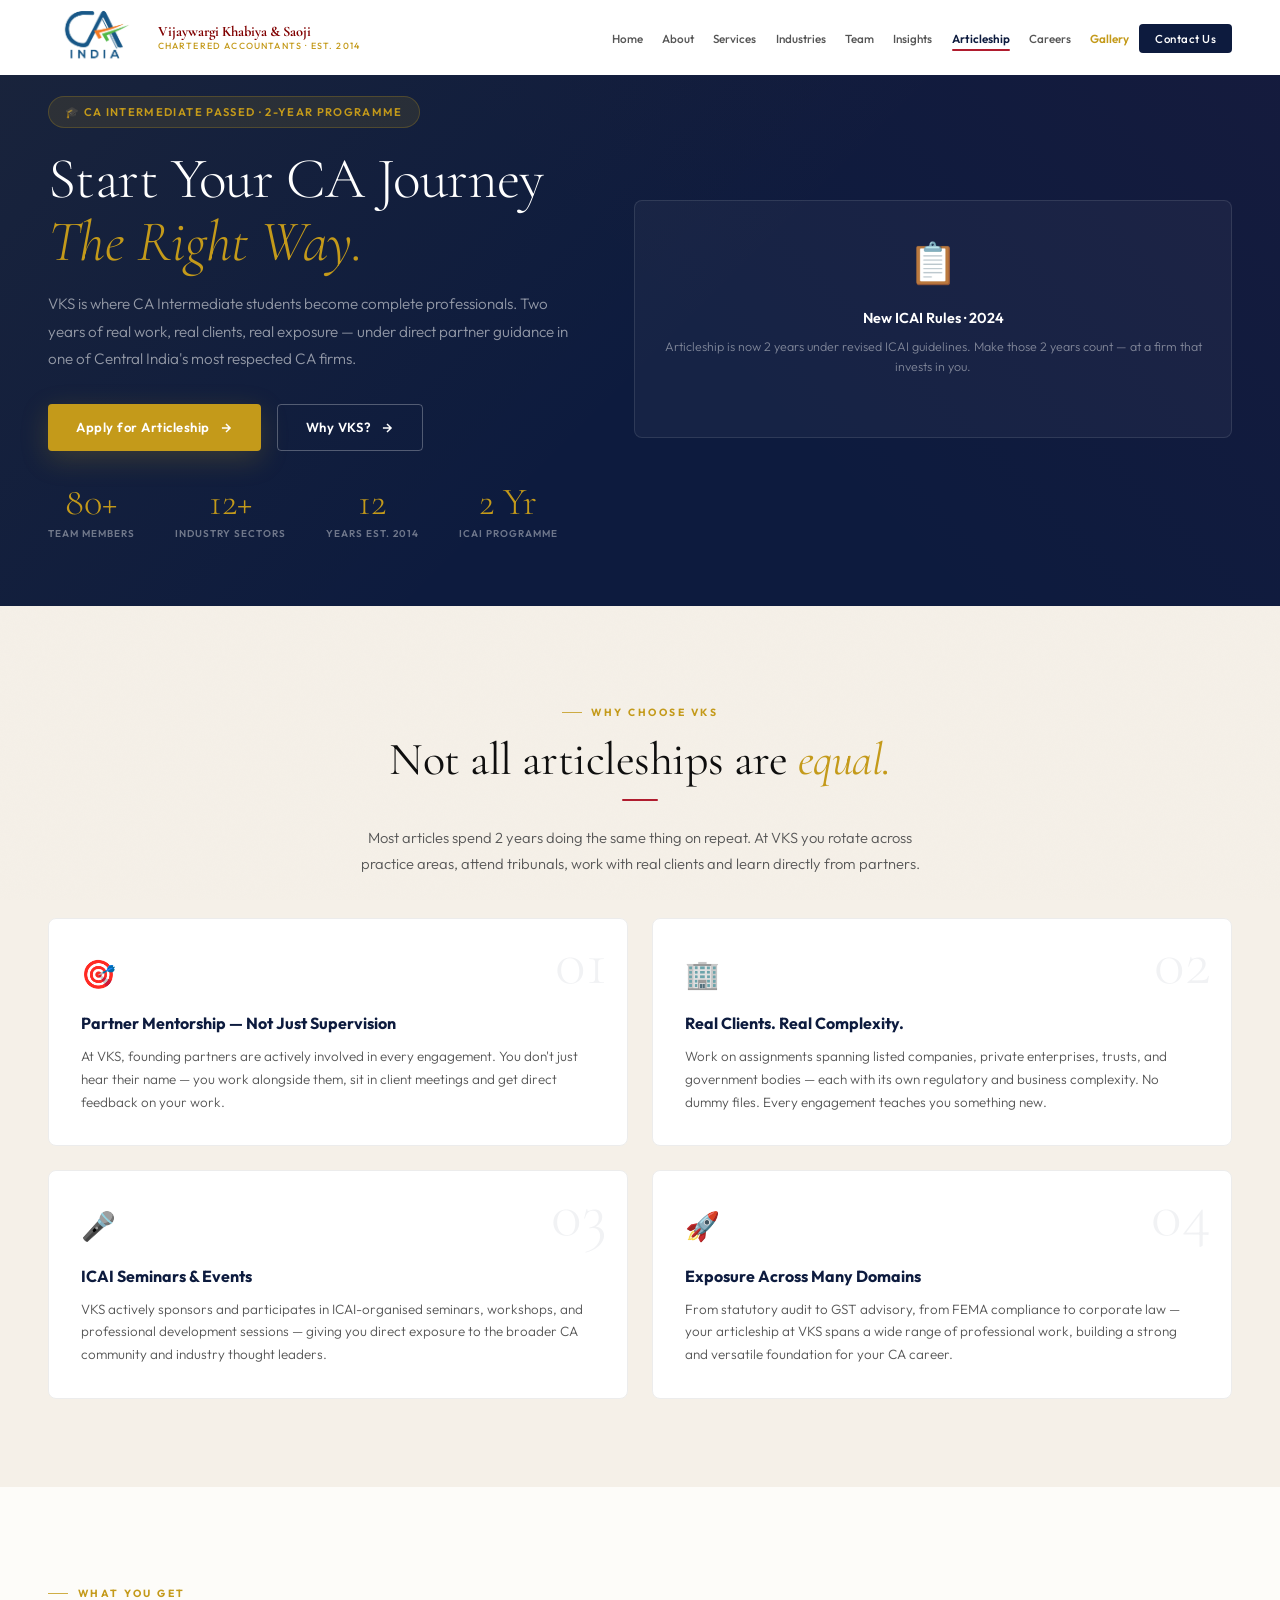
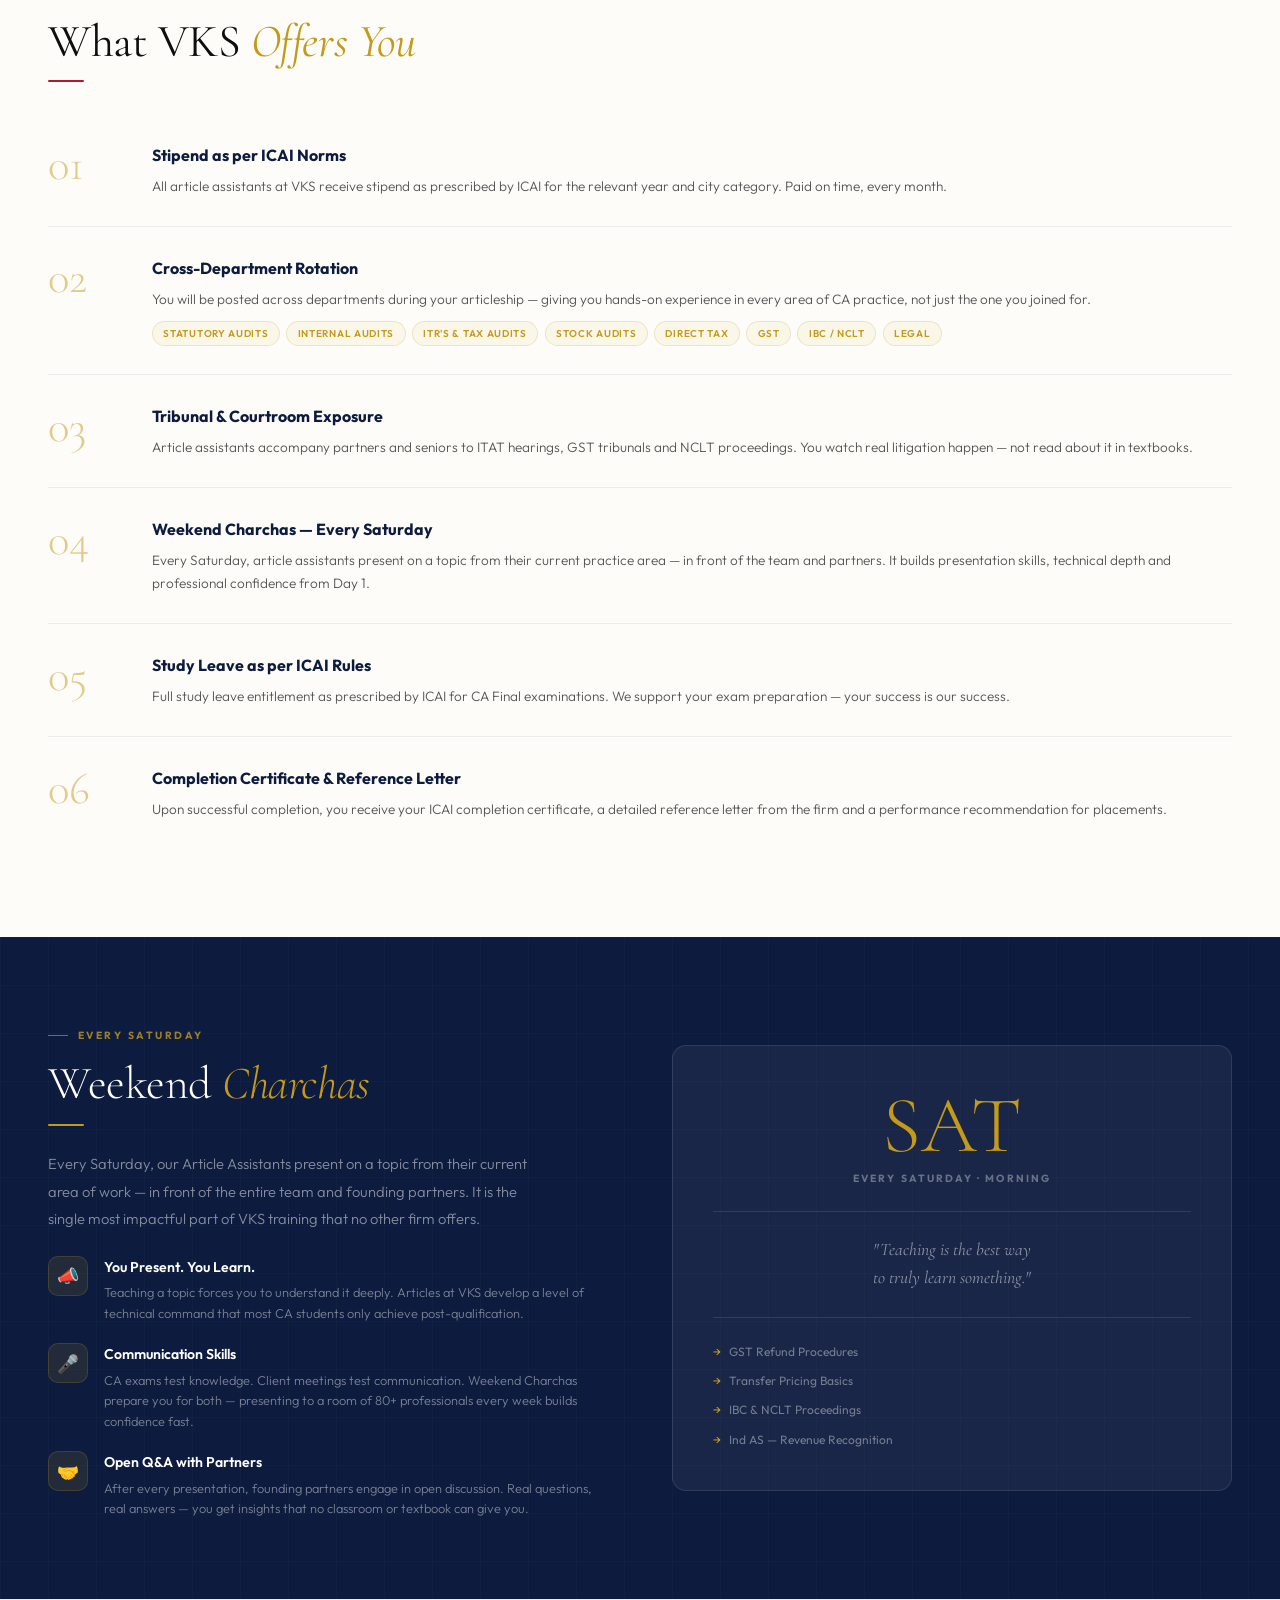
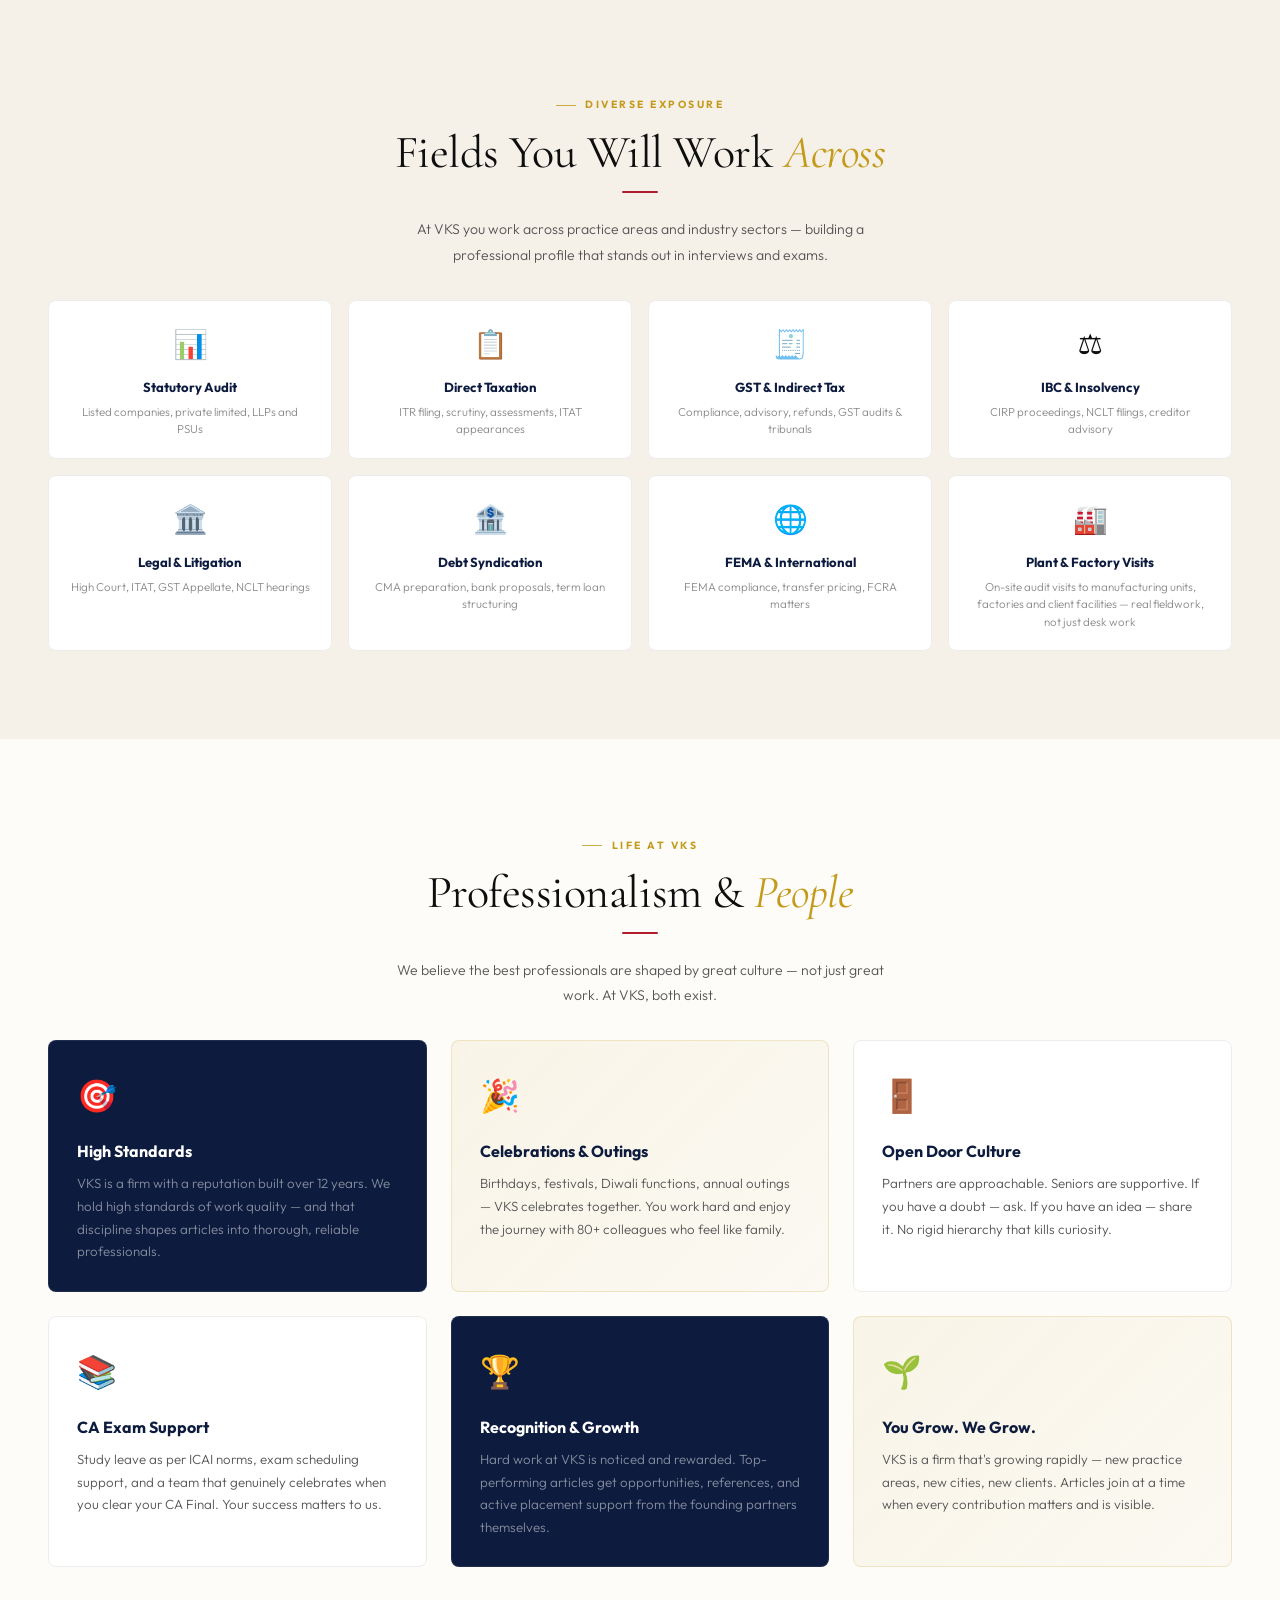
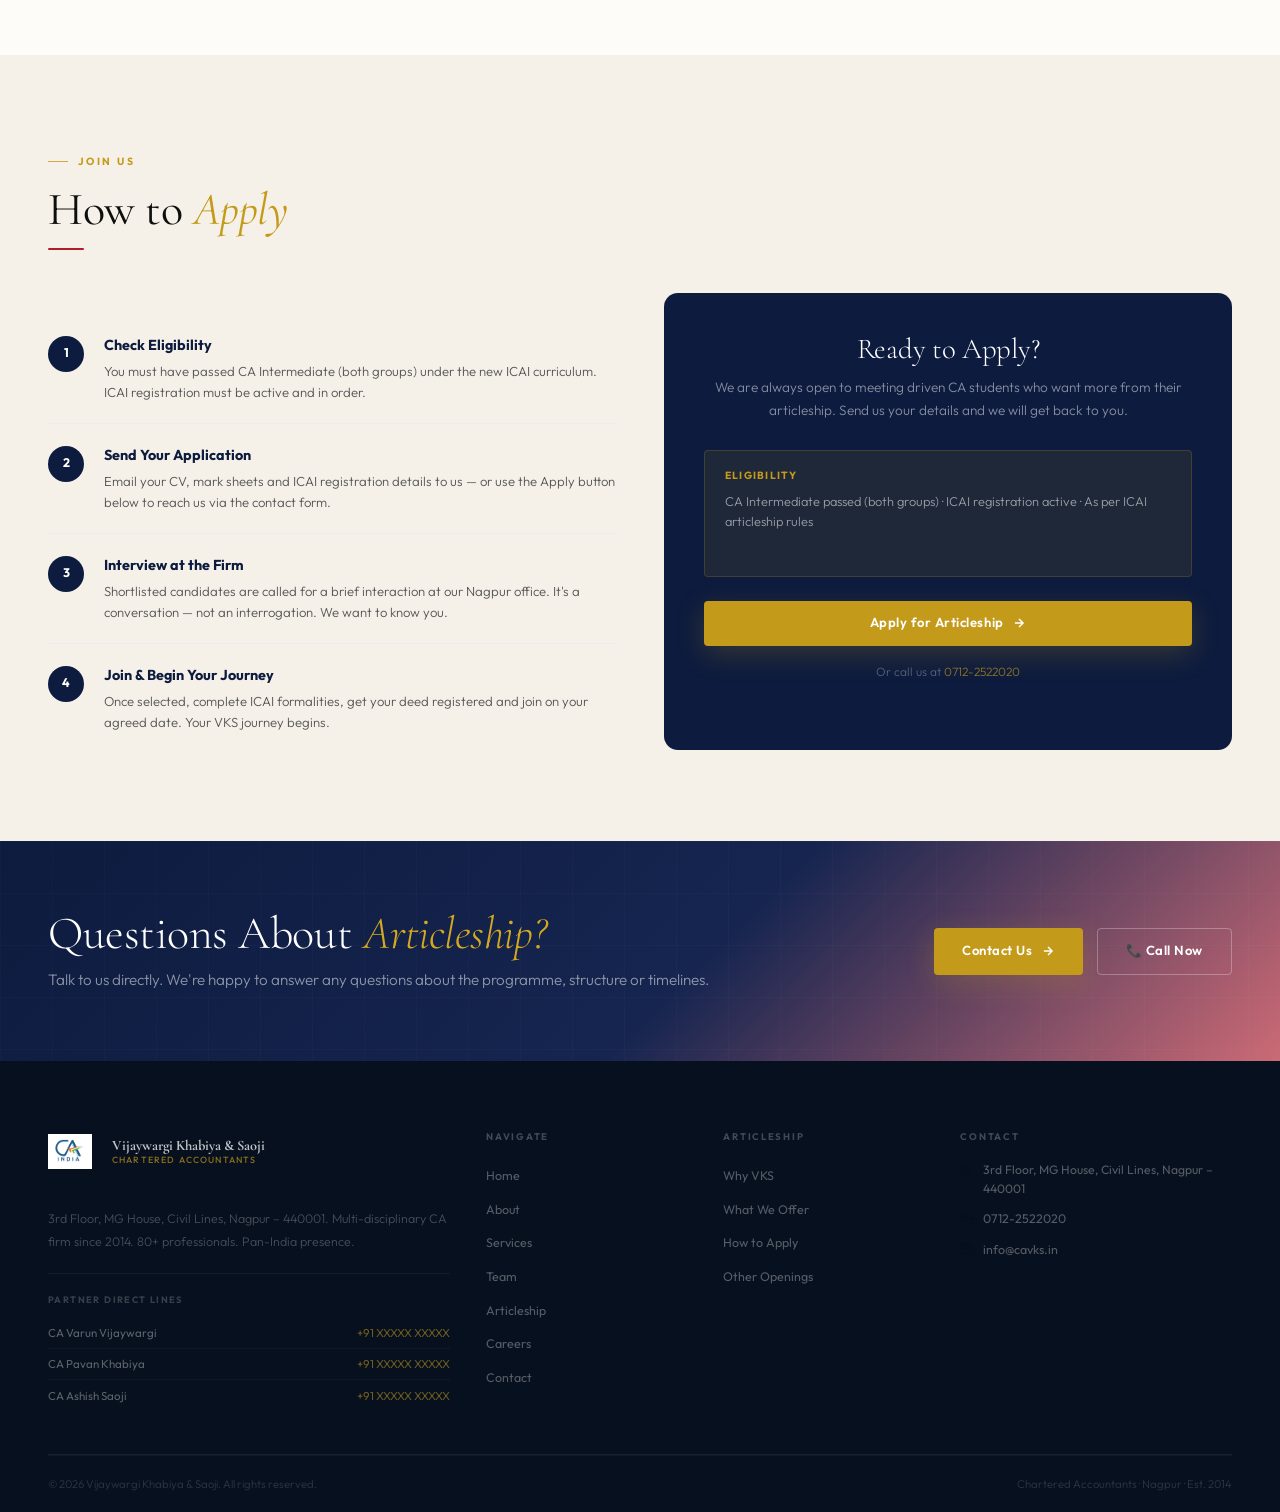
<file: articleship.html>
<!DOCTYPE html>
<html lang="en">
<head>
<meta charset="UTF-8"/>
<meta name="viewport" content="width=device-width,initial-scale=1.0"/>
<title>CA Articleship at VKS — Vijaywargi Khabiya &amp; Saoji | Nagpur</title>
<meta name="description" content="Join VKS as an Article Assistant — 2-year structured CA articleship in Nagpur. Exposure to Audit, Tax, GST, IBC, Legal and more under partner mentorship."/>
<link rel="preconnect" href="https://fonts.googleapis.com"/>
<link rel="preconnect" href="https://fonts.gstatic.com" crossorigin/>
<link rel="stylesheet" href="https://fonts.googleapis.com/css2?family=Cormorant+Garamond:ital,wght@0,300;0,400;0,500;0,600;1,300;1,400;1,600&family=Outfit:wght@300;400;500;600;700&display=swap"/>
<link rel="stylesheet" href="style.css"/>
<style>
.arship-hero{background:var(--navy);padding:6rem 0 4rem;position:relative;overflow:hidden}
.arship-hero::before{content:'';position:absolute;inset:0;background:linear-gradient(135deg,rgba(196,154,26,.07) 0%,transparent 55%),linear-gradient(225deg,rgba(176,28,46,.05) 0%,transparent 50%)}
.arship-hero-inner{display:grid;grid-template-columns:1fr auto;gap:3rem;align-items:center}
.arship-badge{display:inline-flex;align-items:center;gap:.5rem;background:rgba(196,154,26,.12);border:1px solid rgba(196,154,26,.25);padding:.35rem 1rem;border-radius:40px;font-size:.7rem;font-weight:600;letter-spacing:.12em;text-transform:uppercase;color:var(--gold);margin-bottom:1.25rem}
.arship-hero h1{font-family:'Cormorant Garamond',serif;font-size:clamp(2.2rem,4.5vw,3.6rem);font-weight:300;color:var(--white);line-height:1.1;margin-bottom:1rem}
.arship-hero h1 em{color:var(--gold);font-style:italic;display:block}
.arship-hero p{color:rgba(255,255,255,.55);font-size:.95rem;line-height:1.8;max-width:540px;margin-bottom:2rem}
.arship-hero-stats{display:flex;gap:2.5rem;margin-top:2rem;flex-wrap:wrap}
.arship-stat{text-align:center}
.arship-stat .n{font-family:'Cormorant Garamond',serif;font-size:2.4rem;font-weight:300;color:var(--gold);line-height:1}
.arship-stat .l{font-size:.62rem;font-weight:600;letter-spacing:.1em;text-transform:uppercase;color:rgba(255,255,255,.4);margin-top:.25rem}
.arship-hero-card{background:rgba(255,255,255,.04);border:1px solid rgba(255,255,255,.1);border-radius:var(--r);padding:1.75rem;min-width:220px;text-align:center}
.arship-hero-card .icon{font-size:2.5rem;margin-bottom:.75rem}
.arship-hero-card h4{color:var(--white);font-size:.9rem;font-weight:600;margin-bottom:.4rem}
.arship-hero-card p{color:rgba(255,255,255,.45);font-size:.78rem;line-height:1.6}
.why-grid{display:grid;grid-template-columns:1fr 1fr;gap:1.5rem;margin-top:2.5rem}
.why-card{background:var(--white);border:1px solid var(--line2);border-radius:var(--r);padding:2rem;position:relative;overflow:hidden;transition:box-shadow .2s,transform .2s}
.why-card:hover{box-shadow:var(--sh-lg);transform:translateY(-3px)}
.why-card-num{position:absolute;top:.75rem;right:1.25rem;font-family:'Cormorant Garamond',serif;font-size:4rem;font-weight:300;color:rgba(13,27,62,.06);line-height:1}
.why-card-icon{font-size:1.75rem;margin-bottom:.85rem}
.why-card h4{font-size:1rem;font-weight:700;color:var(--navy);margin-bottom:.5rem}
.why-card p{font-size:.84rem;color:var(--ink3);line-height:1.7}
.offers-list{display:flex;flex-direction:column;gap:0;margin-top:2rem}
.offer-row{display:grid;grid-template-columns:80px 1fr;gap:1.5rem;align-items:start;padding:1.75rem 0;border-bottom:1px solid var(--line2)}
.offer-row:last-child{border:none}
.offer-num{font-family:'Cormorant Garamond',serif;font-size:2.8rem;font-weight:300;color:var(--gold);opacity:.5;line-height:1;padding-top:.1rem}
.offer-content h4{font-size:1rem;font-weight:700;color:var(--navy);margin-bottom:.4rem}
.offer-content p{font-size:.85rem;color:var(--ink3);line-height:1.7}
.offer-tags{display:flex;flex-wrap:wrap;gap:.4rem;margin-top:.65rem}
.offer-tag{font-size:.62rem;font-weight:600;letter-spacing:.07em;text-transform:uppercase;padding:.22rem .65rem;border-radius:40px;background:var(--gold-bg);color:var(--gold);border:1px solid rgba(196,154,26,.2)}
.charcha-new{background:var(--navy);padding:5rem 0;position:relative;overflow:hidden}
.charcha-new::before{content:'';position:absolute;inset:0;background-image:linear-gradient(rgba(255,255,255,.015) 1px,transparent 1px),linear-gradient(90deg,rgba(255,255,255,.015) 1px,transparent 1px);background-size:48px 48px}
.charcha-new-inner{display:grid;grid-template-columns:1fr 1fr;gap:4rem;align-items:center}
.charcha-cal{background:rgba(255,255,255,.05);border:1px solid rgba(255,255,255,.1);border-radius:var(--rl);padding:2.5rem;text-align:center}
.charcha-cal-day{font-family:'Cormorant Garamond',serif;font-size:5rem;font-weight:300;color:var(--gold);line-height:1}
.charcha-cal-label{font-size:.65rem;font-weight:700;letter-spacing:.2em;text-transform:uppercase;color:rgba(255,255,255,.35);margin-top:.25rem}
.charcha-cal-divider{height:1px;background:rgba(196,154,26,.2);margin:1.5rem 0}
.charcha-cal-quote{font-family:'Cormorant Garamond',serif;font-size:1.1rem;font-style:italic;color:rgba(255,255,255,.5);line-height:1.6}
.charcha-feats{display:flex;flex-direction:column;gap:1.25rem;margin-top:1.5rem}
.charcha-feat-new{display:flex;gap:1rem;align-items:flex-start}
.charcha-feat-icon-new{width:40px;height:40px;border-radius:10px;background:rgba(196,154,26,.12);border:1px solid rgba(196,154,26,.2);display:flex;align-items:center;justify-content:center;font-size:1.1rem;flex-shrink:0}
.charcha-feat-new h5{color:var(--white);font-size:.88rem;font-weight:600;margin-bottom:.2rem}
.charcha-feat-new p{color:rgba(255,255,255,.45);font-size:.8rem;line-height:1.6}
.exposure-grid{display:grid;grid-template-columns:repeat(4,1fr);gap:1rem;margin-top:2rem}
.exp-card{background:var(--white);border:1px solid var(--line2);border-radius:var(--r);padding:1.25rem;text-align:center;transition:box-shadow .2s,transform .2s}
.exp-card:hover{box-shadow:var(--sh-md);transform:translateY(-2px)}
.exp-card-icon{font-size:1.75rem;margin-bottom:.6rem}
.exp-card h5{font-size:.82rem;font-weight:700;color:var(--navy);margin-bottom:.3rem}
.exp-card p{font-size:.72rem;color:var(--ink4);line-height:1.5}
.culture-grid{display:grid;grid-template-columns:repeat(3,1fr);gap:1.5rem;margin-top:2rem}
.culture-card{border-radius:var(--r);padding:1.75rem;position:relative}
.culture-card.navy{background:var(--navy);border:1px solid rgba(255,255,255,.08)}
.culture-card.gold{background:linear-gradient(135deg,rgba(196,154,26,.08),rgba(196,154,26,.03));border:1px solid rgba(196,154,26,.2)}
.culture-card.surf{background:var(--white);border:1px solid var(--line2)}
.culture-card-icon{font-size:2rem;margin-bottom:1rem}
.culture-card.navy h4{color:var(--white)}
.culture-card.navy p{color:rgba(255,255,255,.5);font-size:.83rem;line-height:1.7}
.culture-card h4{font-size:1rem;font-weight:700;margin-bottom:.5rem;color:var(--navy)}
.culture-card p{font-size:.83rem;color:var(--ink3);line-height:1.7}
.apply-split{display:grid;grid-template-columns:1fr 1fr;gap:3rem;align-items:center}
.apply-steps{display:flex;flex-direction:column;gap:0;margin-top:1.5rem}
.apply-step{display:flex;gap:1.25rem;align-items:flex-start;padding:1.25rem 0;border-bottom:1px solid var(--line2)}
.apply-step:last-child{border:none}
.apply-step-num{width:36px;height:36px;border-radius:50%;background:var(--navy);color:var(--white);font-size:.78rem;font-weight:700;display:flex;align-items:center;justify-content:center;flex-shrink:0;margin-top:.1rem}
.apply-step-text h5{font-size:.9rem;font-weight:700;color:var(--navy);margin-bottom:.2rem}
.apply-step-text p{font-size:.82rem;color:var(--ink3);line-height:1.6}
.apply-cta-box{background:var(--navy);border-radius:var(--rl);padding:2.5rem;text-align:center}
.apply-cta-box h3{font-family:'Cormorant Garamond',serif;font-size:1.8rem;font-weight:300;color:var(--white);margin-bottom:.75rem}
.apply-cta-box p{color:rgba(255,255,255,.5);font-size:.85rem;line-height:1.7;margin-bottom:1.75rem}
.apply-eligibility{background:rgba(196,154,26,.1);border:1px solid rgba(196,154,26,.2);border-radius:var(--rs);padding:1rem 1.25rem;margin-bottom:1.5rem;text-align:left}
.apply-eligibility h6{font-size:.65rem;font-weight:700;letter-spacing:.12em;text-transform:uppercase;color:var(--gold);margin-bottom:.4rem}
.apply-eligibility p{font-size:.8rem;color:rgba(255,255,255,.55);line-height:1.6}
@media(max-width:900px){
  .arship-hero-inner{grid-template-columns:1fr}
  .arship-hero-card{display:none}
  .why-grid{grid-template-columns:1fr}
  .charcha-new-inner{grid-template-columns:1fr}
  .charcha-cal{display:none}
  .exposure-grid{grid-template-columns:repeat(2,1fr)}
  .culture-grid{grid-template-columns:1fr 1fr}
  .apply-split{grid-template-columns:1fr}
}
@media(max-width:560px){
  .exposure-grid{grid-template-columns:1fr 1fr}
  .culture-grid{grid-template-columns:1fr}
  .arship-hero-stats{gap:1.5rem}
}
</style>
</head>
<body>

<!-- NAV -->
<nav class="nav">
  <div class="container nav-inner">
    <a href="index.html" class="logo">
      <img src="images/logo.jpg" alt="CA India Logo" class="logo-img"/>
      <div class="logo-text">
        <span class="logo-firm">Vijaywargi Khabiya &amp; Saoji</span>
        <span class="logo-tag">Chartered Accountants · Est. 2014</span>
      </div>
    </a>
    <ul class="nav-links">
      <li><a href="index.html">Home</a></li>
      <li><a href="about.html">About</a></li>
      <li><a href="services.html">Services</a></li>
      <li><a href="industries.html">Industries</a></li>
      <li><a href="partners.html">Team</a></li>
      <li><a href="publications.html">Insights</a></li>
      <li><a href="articleship.html" class="active">Articleship</a></li>
      <li><a href="careers.html">Careers</a></li>
      <li><a href="gallery.html" class="nav-gallery-link">Gallery</a></li>
      <li><a href="contact.html" class="nav-cta-btn">Contact Us</a></li>
    </ul>
    <button class="ham" aria-label="Menu"><span></span><span></span><span></span></button>
  </div>
</nav>
<div class="drawer">
  <a href="index.html">Home</a>
  <a href="about.html">About</a>
  <a href="services.html">Services</a>
  <a href="industries.html">Industries</a>
  <a href="partners.html">Team</a>
  <a href="publications.html">Insights</a>
  <a href="articleship.html">Articleship</a>
  <a href="careers.html">Careers</a>
  <a href="gallery.html">Gallery 🖼</a>
  <a href="contact.html">Contact →</a>
</div>

<!-- HERO -->
<section class="arship-hero">
  <div class="container">
    <div class="arship-hero-inner">
      <div class="rv">
        <div class="arship-badge">🎓 CA Intermediate Passed · 2-Year Programme</div>
        <h1>Start Your CA Journey<em>The Right Way.</em></h1>
        <p>VKS is where CA Intermediate students become complete professionals. Two years of real work, real clients, real exposure — under direct partner guidance in one of Central India's most respected CA firms.</p>
        <div style="display:flex;gap:1rem;flex-wrap:wrap">
          <a href="#apply" class="btn btn-gold">Apply for Articleship <svg class="arr" viewBox="0 0 24 24" fill="none" stroke="currentColor" stroke-width="2.5"><path d="M5 12h14M12 5l7 7-7 7"/></svg></a>
          <a href="#why-vks" class="btn btn-ghost">Why VKS? <svg class="arr" viewBox="0 0 24 24" fill="none" stroke="currentColor" stroke-width="2.5"><path d="M5 12h14M12 5l7 7-7 7"/></svg></a>
        </div>
        <div class="arship-hero-stats">
          <div class="arship-stat"><div class="n">80+</div><div class="l">Team Members</div></div>
          <div class="arship-stat"><div class="n">12+</div><div class="l">Industry Sectors</div></div>
          <div class="arship-stat"><div class="n">12</div><div class="l">Years Est. 2014</div></div>
          <div class="arship-stat"><div class="n">2 Yr</div><div class="l">ICAI Programme</div></div>
        </div>
      </div>
      <div class="arship-hero-card rv">
        <div class="icon">📋</div>
        <h4>New ICAI Rules · 2024</h4>
        <p>Articleship is now 2 years under revised ICAI guidelines. Make those 2 years count — at a firm that invests in you.</p>
      </div>
    </div>
  </div>
</section>

<!-- WHY VKS -->
<section class="pad" id="why-vks" style="background:var(--surf)">
  <div class="container">
    <div class="rv" style="text-align:center;margin-bottom:.5rem">
      <span class="eyebrow" style="justify-content:center">Why Choose VKS</span>
      <h2>Not all articleships are <em style="color:var(--gold)">equal.</em></h2>
      <div class="rule c"></div>
      <p style="max-width:560px;margin:0 auto;color:var(--ink3);font-size:.92rem;line-height:1.8">Most articles spend 2 years doing the same thing on repeat. At VKS you rotate across practice areas, attend tribunals, work with real clients and learn directly from partners.</p>
    </div>
    <div class="why-grid">

      <!-- CARD 1: PARTNER MENTORSHIP — NO CHANGE -->
      <div class="why-card rv rv-d1">
        <div class="why-card-num">01</div>
        <div class="why-card-icon">🎯</div>
        <h4>Partner Mentorship — Not Just Supervision</h4>
        <p>At VKS, founding partners are actively involved in every engagement. You don't just hear their name — you work alongside them, sit in client meetings and get direct feedback on your work.</p>
      </div>

      <!-- CARD 2: REAL CLIENTS — REVISED -->
      <div class="why-card rv rv-d2">
        <div class="why-card-num">02</div>
        <div class="why-card-icon">🏢</div>
        <h4>Real Clients. Real Complexity.</h4>
        <p>Work on assignments spanning listed companies, private enterprises, trusts, and government bodies — each with its own regulatory and business complexity. No dummy files. Every engagement teaches you something new.</p>
      </div>

      <!-- CARD 3: ICAI SEMINARS — NEW -->
      <div class="why-card rv rv-d3">
        <div class="why-card-num">03</div>
        <div class="why-card-icon">🎤</div>
        <h4>ICAI Seminars &amp; Events</h4>
        <p>VKS actively sponsors and participates in ICAI-organised seminars, workshops, and professional development sessions — giving you direct exposure to the broader CA community and industry thought leaders.</p>
      </div>

      <!-- CARD 4: EXPOSURE ACROSS DOMAINS — REVISED -->
      <div class="why-card rv rv-d4">
        <div class="why-card-num">04</div>
        <div class="why-card-icon">🚀</div>
        <h4>Exposure Across Many Domains</h4>
        <p>From statutory audit to GST advisory, from FEMA compliance to corporate law — your articleship at VKS spans a wide range of professional work, building a strong and versatile foundation for your CA career.</p>
      </div>

    </div>
  </div>
</section>

<!-- WHAT VKS OFFERS -->
<section class="pad" id="what-we-offer">
  <div class="container">
    <div class="rv">
      <span class="eyebrow">What You Get</span>
      <h2>What VKS <em style="color:var(--gold)">Offers You</em></h2>
      <div class="rule"></div>
    </div>
    <div class="offers-list">
      <div class="offer-row rv rv-d1">
        <div class="offer-num">01</div>
        <div class="offer-content">
          <h4>Stipend as per ICAI Norms</h4>
          <p>All article assistants at VKS receive stipend as prescribed by ICAI for the relevant year and city category. Paid on time, every month.</p>
        </div>
      </div>
      <div class="offer-row rv rv-d2">
        <div class="offer-num">02</div>
        <div class="offer-content">
          <h4>Cross-Department Rotation</h4>
          <p>You will be posted across departments during your articleship — giving you hands-on experience in every area of CA practice, not just the one you joined for.</p>
          <div class="offer-tags">
            <span class="offer-tag">Statutory Audits</span>
            <span class="offer-tag">Internal Audits</span>
            <span class="offer-tag">ITR's & Tax Audits</span>
            <span class="offer-tag">Stock Audits</span>
            <span class="offer-tag">Direct Tax</span>
            <span class="offer-tag">GST</span>
            <span class="offer-tag">IBC / NCLT</span>
            <span class="offer-tag">Legal</span>
            
          </div>
        </div>
      </div>
      <div class="offer-row rv rv-d3">
        <div class="offer-num">03</div>
        <div class="offer-content">
          <h4>Tribunal &amp; Courtroom Exposure</h4>
          <p>Article assistants accompany partners and seniors to ITAT hearings, GST tribunals and NCLT proceedings. You watch real litigation happen — not read about it in textbooks.</p>
        </div>
      </div>
      <div class="offer-row rv rv-d1">
        <div class="offer-num">04</div>
        <div class="offer-content">
          <h4>Weekend Charchas — Every Saturday</h4>
          <p>Every Saturday, article assistants present on a topic from their current practice area — in front of the team and partners. It builds presentation skills, technical depth and professional confidence from Day 1.</p>
        </div>
      </div>
      <div class="offer-row rv rv-d2">
        <div class="offer-num">05</div>
        <div class="offer-content">
          <h4>Study Leave as per ICAI Rules</h4>
          <p>Full study leave entitlement as prescribed by ICAI for CA Final examinations. We support your exam preparation — your success is our success.</p>
        </div>
      </div>
      <div class="offer-row rv rv-d3">
        <div class="offer-num">06</div>
        <div class="offer-content">
          <h4>Completion Certificate &amp; Reference Letter</h4>
          <p>Upon successful completion, you receive your ICAI completion certificate, a detailed reference letter from the firm and a performance recommendation for placements.</p>
        </div>
      </div>
    </div>
  </div>
</section>

<!-- WEEKEND CHARCHAS -->
<section class="charcha-new">
  <div class="container">
    <div class="charcha-new-inner">
      <div class="rv">
        <span class="eyebrow" style="color:rgba(196,154,26,.8)">Every Saturday</span>
        <h2 style="color:var(--white);font-weight:300">Weekend <em style="color:var(--gold);font-style:italic">Charchas</em></h2>
        <div class="rule gold" style="margin-top:1rem"></div>
        <p style="color:rgba(255,255,255,.5);margin-top:1rem;font-size:.92rem;line-height:1.85;max-width:480px">Every Saturday, our Article Assistants present on a topic from their current area of work — in front of the entire team and founding partners. It is the single most impactful part of VKS training that no other firm offers.</p>
        <div class="charcha-feats">
          <div class="charcha-feat-new rv rv-d1">
            <div class="charcha-feat-icon-new">📣</div>
            <div>
              <h5>You Present. You Learn.</h5>
              <p>Teaching a topic forces you to understand it deeply. Articles at VKS develop a level of technical command that most CA students only achieve post-qualification.</p>
            </div>
          </div>
          <div class="charcha-feat-new rv rv-d2">
            <div class="charcha-feat-icon-new">🎤</div>
            <div>
              <h5>Communication Skills</h5>
              <p>CA exams test knowledge. Client meetings test communication. Weekend Charchas prepare you for both — presenting to a room of 80+ professionals every week builds confidence fast.</p>
            </div>
          </div>
          <div class="charcha-feat-new rv rv-d3">
            <div class="charcha-feat-icon-new">🤝</div>
            <div>
              <h5>Open Q&amp;A with Partners</h5>
              <p>After every presentation, founding partners engage in open discussion. Real questions, real answers — you get insights that no classroom or textbook can give you.</p>
            </div>
          </div>
        </div>
      </div>
      <div class="charcha-cal rv">
        <div class="charcha-cal-day">SAT</div>
        <div class="charcha-cal-label">Every Saturday · Morning</div>
        <div class="charcha-cal-divider"></div>
        <div class="charcha-cal-quote">"Teaching is the best way<br/>to truly learn something."</div>
        <div class="charcha-cal-divider"></div>
        <div style="display:flex;flex-direction:column;gap:.6rem;text-align:left">
          <div style="font-size:.75rem;color:rgba(255,255,255,.4);display:flex;gap:.5rem"><span style="color:var(--gold)">→</span> GST Refund Procedures</div>
          <div style="font-size:.75rem;color:rgba(255,255,255,.4);display:flex;gap:.5rem"><span style="color:var(--gold)">→</span> Transfer Pricing Basics</div>
          <div style="font-size:.75rem;color:rgba(255,255,255,.4);display:flex;gap:.5rem"><span style="color:var(--gold)">→</span> IBC &amp; NCLT Proceedings</div>
          <div style="font-size:.75rem;color:rgba(255,255,255,.4);display:flex;gap:.5rem"><span style="color:var(--gold)">→</span> Ind AS — Revenue Recognition</div>
        </div>
      </div>
    </div>
  </div>
</section>

<!-- DIVERSE EXPOSURE — PLANT & FACTORY VISITS -->
<section class="pad" style="background:var(--surf)">
  <div class="container">
    <div class="rv" style="text-align:center">
      <span class="eyebrow" style="justify-content:center">Diverse Exposure</span>
      <h2>Fields You Will Work <em style="color:var(--gold)">Across</em></h2>
      <div class="rule c"></div>
      <p style="max-width:500px;margin:0 auto;color:var(--ink3);font-size:.88rem;line-height:1.8">At VKS you work across practice areas and industry sectors — building a professional profile that stands out in interviews and exams.</p>
    </div>
    <div class="exposure-grid">
      <div class="exp-card rv rv-d1">
        <div class="exp-card-icon">📊</div>
        <h5>Statutory Audit</h5>
        <p>Listed companies, private limited, LLPs and PSUs</p>
      </div>
      <div class="exp-card rv rv-d2">
        <div class="exp-card-icon">📋</div>
        <h5>Direct Taxation</h5>
        <p>ITR filing, scrutiny, assessments, ITAT appearances</p>
      </div>
      <div class="exp-card rv rv-d3">
        <div class="exp-card-icon">🧾</div>
        <h5>GST &amp; Indirect Tax</h5>
        <p>Compliance, advisory, refunds, GST audits &amp; tribunals</p>
      </div>
      <div class="exp-card rv rv-d4">
        <div class="exp-card-icon">⚖️</div>
        <h5>IBC &amp; Insolvency</h5>
        <p>CIRP proceedings, NCLT filings, creditor advisory</p>
      </div>
      <div class="exp-card rv rv-d1">
        <div class="exp-card-icon">🏛️</div>
        <h5>Legal &amp; Litigation</h5>
        <p>High Court, ITAT, GST Appellate, NCLT hearings</p>
      </div>
      <div class="exp-card rv rv-d2">
        <div class="exp-card-icon">🏦</div>
        <h5>Debt Syndication</h5>
        <p>CMA preparation, bank proposals, term loan structuring</p>
      </div>
      <div class="exp-card rv rv-d3">
        <div class="exp-card-icon">🌐</div>
        <h5>FEMA &amp; International</h5>
        <p>FEMA compliance, transfer pricing, FCRA matters</p>
      </div>
      <div class="exp-card rv rv-d4">
        <div class="exp-card-icon">🏭</div>
        <h5>Plant &amp; Factory Visits</h5>
        <p>On-site audit visits to manufacturing units, factories and client facilities — real fieldwork, not just desk work</p>
      </div>
    </div>
  </div>
</section>

<!-- CULTURE & LIFE -->
<section class="pad">
  <div class="container">
    <div class="rv" style="text-align:center">
      <span class="eyebrow" style="justify-content:center">Life at VKS</span>
      <h2>Professionalism &amp; <em style="color:var(--gold)">People</em></h2>
      <div class="rule c"></div>
      <p style="max-width:500px;margin:0 auto;color:var(--ink3);font-size:.88rem;line-height:1.8">We believe the best professionals are shaped by great culture — not just great work. At VKS, both exist.</p>
    </div>
    <div class="culture-grid">
      <div class="culture-card navy rv rv-d1">
        <div class="culture-card-icon">🎯</div>
        <h4>High Standards</h4>
        <p>VKS is a firm with a reputation built over 12 years. We hold high standards of work quality — and that discipline shapes articles into thorough, reliable professionals.</p>
      </div>
      <div class="culture-card gold rv rv-d2">
        <div class="culture-card-icon">🎉</div>
        <h4>Celebrations &amp; Outings</h4>
        <p>Birthdays, festivals, Diwali functions, annual outings — VKS celebrates together. You work hard and enjoy the journey with 80+ colleagues who feel like family.</p>
      </div>
      <div class="culture-card surf rv rv-d3">
        <div class="culture-card-icon">🚪</div>
        <h4>Open Door Culture</h4>
        <p>Partners are approachable. Seniors are supportive. If you have a doubt — ask. If you have an idea — share it. No rigid hierarchy that kills curiosity.</p>
      </div>
      <div class="culture-card surf rv rv-d1">
        <div class="culture-card-icon">📚</div>
        <h4>CA Exam Support</h4>
        <p>Study leave as per ICAI norms, exam scheduling support, and a team that genuinely celebrates when you clear your CA Final. Your success matters to us.</p>
      </div>
      <div class="culture-card navy rv rv-d2">
        <div class="culture-card-icon">🏆</div>
        <h4>Recognition &amp; Growth</h4>
        <p>Hard work at VKS is noticed and rewarded. Top-performing articles get opportunities, references, and active placement support from the founding partners themselves.</p>
      </div>
      <div class="culture-card gold rv rv-d3">
        <div class="culture-card-icon">🌱</div>
        <h4>You Grow. We Grow.</h4>
        <p>VKS is a firm that's growing rapidly — new practice areas, new cities, new clients. Articles join at a time when every contribution matters and is visible.</p>
      </div>
    </div>
  </div>
</section>

<!-- HOW TO APPLY -->
<section class="pad" id="apply" style="background:var(--surf)">
  <div class="container">
    <div class="rv" style="margin-bottom:2.5rem">
      <span class="eyebrow">Join Us</span>
      <h2>How to <em style="color:var(--gold)">Apply</em></h2>
      <div class="rule"></div>
    </div>
    <div class="apply-split">
      <div>
        <div class="apply-steps">
          <div class="apply-step rv rv-d1">
            <div class="apply-step-num">1</div>
            <div class="apply-step-text">
              <h5>Check Eligibility</h5>
              <p>You must have passed CA Intermediate (both groups) under the new ICAI curriculum. ICAI registration must be active and in order.</p>
            </div>
          </div>
          <div class="apply-step rv rv-d2">
            <div class="apply-step-num">2</div>
            <div class="apply-step-text">
              <h5>Send Your Application</h5>
              <p>Email your CV, mark sheets and ICAI registration details to us — or use the Apply button below to reach us via the contact form.</p>
            </div>
          </div>
          <div class="apply-step rv rv-d3">
            <div class="apply-step-num">3</div>
            <div class="apply-step-text">
              <h5>Interview at the Firm</h5>
              <p>Shortlisted candidates are called for a brief interaction at our Nagpur office. It's a conversation — not an interrogation. We want to know you.</p>
            </div>
          </div>
          <div class="apply-step rv rv-d4">
            <div class="apply-step-num">4</div>
            <div class="apply-step-text">
              <h5>Join &amp; Begin Your Journey</h5>
              <p>Once selected, complete ICAI formalities, get your deed registered and join on your agreed date. Your VKS journey begins.</p>
            </div>
          </div>
        </div>
      </div>
      <div class="apply-cta-box rv">
        <h3>Ready to Apply?</h3>
        <p>We are always open to meeting driven CA students who want more from their articleship. Send us your details and we will get back to you.</p>
        <div class="apply-eligibility">
          <h6>Eligibility</h6>
          <p>CA Intermediate passed (both groups) · ICAI registration active · As per ICAI articleship rules</p>
        </div>
        <a href="contact.html?subject=Articleship Application" class="btn btn-gold" style="width:100%;justify-content:center;display:flex">
          Apply for Articleship
          <svg class="arr" viewBox="0 0 24 24" fill="none" stroke="currentColor" stroke-width="2.5"><path d="M5 12h14M12 5l7 7-7 7"/></svg>
        </a>
        <p style="margin-top:1rem;font-size:.75rem;color:rgba(255,255,255,.3)">Or call us at <a href="tel:07122522020" style="color:rgba(196,154,26,.7)">0712-2522020</a></p>
      </div>
    </div>
  </div>
</section>

<!-- CTA STRIP -->
<section class="cta-strip">
  <div class="container"><div class="cta-inner">
    <div class="cta-copy rv"><h2>Questions About <em>Articleship?</em></h2><p>Talk to us directly. We're happy to answer any questions about the programme, structure or timelines.</p></div>
    <div class="cta-actions rv rv-d2">
      <a href="contact.html" class="btn btn-gold">Contact Us <svg class="arr" viewBox="0 0 24 24" fill="none" stroke="currentColor" stroke-width="2.5"><path d="M5 12h14M12 5l7 7-7 7"/></svg></a>
      <a href="tel:07122522020" class="btn btn-ghost">📞 Call Now</a>
    </div>
  </div></div>
</section>

<!-- FOOTER -->
<footer class="footer">
  <div class="container">
    <div class="footer-top">
      <div>
        <a href="index.html" class="logo" style="margin-bottom:1.1rem;display:inline-flex">
          <img src="images/logo.jpg" alt="Logo" style="width:44px;height:44px;object-fit:contain;flex-shrink:0"/>
          <div class="logo-text" style="margin-left:.65rem">
            <span class="logo-firm" style="color:rgba(255,255,255,.75)">Vijaywargi Khabiya &amp; Saoji</span>
            <span class="logo-tag" style="color:rgba(196,154,26,.7)">Chartered Accountants</span>
          </div>
        </a>
        <p class="ft-desc">3rd Floor, MG House, Civil Lines, Nagpur – 440001. Multi-disciplinary CA firm since 2014. 80+ professionals. Pan-India presence.</p>
        <div class="ft-partners">
          <h6>Partner Direct Lines</h6>
          <div class="ft-p-item"><span class="ft-p-name">CA Varun Vijaywargi</span><a href="tel:+91XXXXXXXXXX" class="ft-p-num">+91 XXXXX XXXXX</a></div>
          <div class="ft-p-item"><span class="ft-p-name">CA Pavan Khabiya</span><a href="tel:+91XXXXXXXXXX" class="ft-p-num">+91 XXXXX XXXXX</a></div>
          <div class="ft-p-item"><span class="ft-p-name">CA Ashish Saoji</span><a href="tel:+91XXXXXXXXXX" class="ft-p-num">+91 XXXXX XXXXX</a></div>
        </div>
      </div>
      <div class="ft-col"><h5>Navigate</h5><ul><li><a href="index.html">Home</a></li><li><a href="about.html">About</a></li><li><a href="services.html">Services</a></li><li><a href="partners.html">Team</a></li><li><a href="articleship.html">Articleship</a></li><li><a href="careers.html">Careers</a></li><li><a href="contact.html">Contact</a></li></ul></div>
      <div class="ft-col"><h5>Articleship</h5><ul><li><a href="articleship.html#why-vks">Why VKS</a></li><li><a href="articleship.html#what-we-offer">What We Offer</a></li><li><a href="articleship.html#apply">How to Apply</a></li><li><a href="careers.html">Other Openings</a></li></ul></div>
      <div class="ft-col"><h5>Contact</h5><div class="ft-contact">
        <div class="ft-ci"><svg width="14" height="14" viewBox="0 0 24 24" fill="none" stroke="currentColor" stroke-width="2"><path d="M21 10c0 7-9 13-9 13s-9-6-9-13a9 9 0 0118 0z"/><circle cx="12" cy="10" r="3"/></svg><span>3rd Floor, MG House, Civil Lines, Nagpur – 440001</span></div>
        <div class="ft-ci"><svg width="14" height="14" viewBox="0 0 24 24" fill="none" stroke="currentColor" stroke-width="2"><path d="M22 16.92v3a2 2 0 01-2.18 2 19.79 19.79 0 01-8.63-3.07A19.5 19.5 0 013.07 10.8a19.79 19.79 0 01-3.07-8.68A2 2 0 012 0h3a2 2 0 012 1.72c.128.96.341 1.903.637 2.822a2 2 0 01-.45 2.109L6.09 7.91a16 16 0 006 6l1.27-1.27a2 2 0 012.11-.45c.92.296 1.86.51 2.82.637A2 2 0 0122 16.92z"/></svg><span><a href="tel:07122522020">0712-2522020</a></span></div>
        <div class="ft-ci"><svg width="14" height="14" viewBox="0 0 24 24" fill="none" stroke="currentColor" stroke-width="2"><path d="M4 4h16c1.1 0 2 .9 2 2v12c0 1.1-.9 2-2 2H4c-1.1 0-2-.9-2-2V6c0-1.1.9-2 2-2z"/><polyline points="22,6 12,13 2,6"/></svg><span><a href="mailto:info@cavks.in">info@cavks.in</a></span></div>
      </div></div>
    </div>
    <div class="footer-bottom"><p>&copy; 2026 Vijaywargi Khabiya &amp; Saoji. All rights reserved.</p><p>Chartered Accountants · Nagpur · Est. 2014</p></div>
  </div>
</footer>

<button class="stt" aria-label="Back to top">
  <svg width="16" height="16" viewBox="0 0 24 24" fill="none" stroke="currentColor" stroke-width="2.5"><path d="M18 15l-6-6-6 6"/></svg>
</button>

<nav class="mob-nav">
  <div class="mob-nav-inner">
    <a href="index.html" class="mob-nav-item">
      <svg viewBox="0 0 24 24" fill="none" stroke="currentColor" stroke-width="2"><path d="M3 9l9-7 9 7v11a2 2 0 01-2 2H5a2 2 0 01-2-2z"/></svg>Home
    </a>
    <a href="services.html" class="mob-nav-item">
      <svg viewBox="0 0 24 24" fill="none" stroke="currentColor" stroke-width="2"><path d="M9 5H7a2 2 0 00-2 2v12a2 2 0 002 2h10a2 2 0 002-2V7a2 2 0 00-2-2h-2M9 5a2 2 0 002 2h2a2 2 0 002-2M9 5a2 2 0 012-2h2a2 2 0 012 2"/></svg>Services
    </a>
    <a href="articleship.html" class="mob-nav-item active">
      <svg viewBox="0 0 24 24" fill="none" stroke="currentColor" stroke-width="2"><path d="M12 2l3.09 6.26L22 9.27l-5 4.87 1.18 6.88L12 17.77l-6.18 3.25L7 14.14 2 9.27l6.91-1.01L12 2z"/></svg>Articleship
    </a>
    <a href="careers.html" class="mob-nav-item">
      <svg viewBox="0 0 24 24" fill="none" stroke="currentColor" stroke-width="2"><rect x="2" y="7" width="20" height="14" rx="2"/><path d="M16 7V5a2 2 0 00-2-2h-4a2 2 0 00-2 2v2"/></svg>Careers
    </a>
    <a href="contact.html" class="mob-nav-item">
      <svg viewBox="0 0 24 24" fill="none" stroke="currentColor" stroke-width="2"><path d="M22 16.92v3a2 2 0 01-2.18 2 19.79 19.79 0 01-8.63-3.07A19.5 19.5 0 013.07 10.8a19.79 19.79 0 01-3.07-8.68A2 2 0 012 0h3a2 2 0 012 1.72c.128.96.341 1.903.637 2.822a2 2 0 01-.45 2.109L6.09 7.91a16 16 0 006 6l1.27-1.27a2 2 0 012.11-.45c.92.296 1.86.51 2.82.637A2 2 0 0122 16.92z"/></svg>Contact
    </a>
  </div>
</nav>

<script src="main.js"></script>
</body>
</html>
</file>
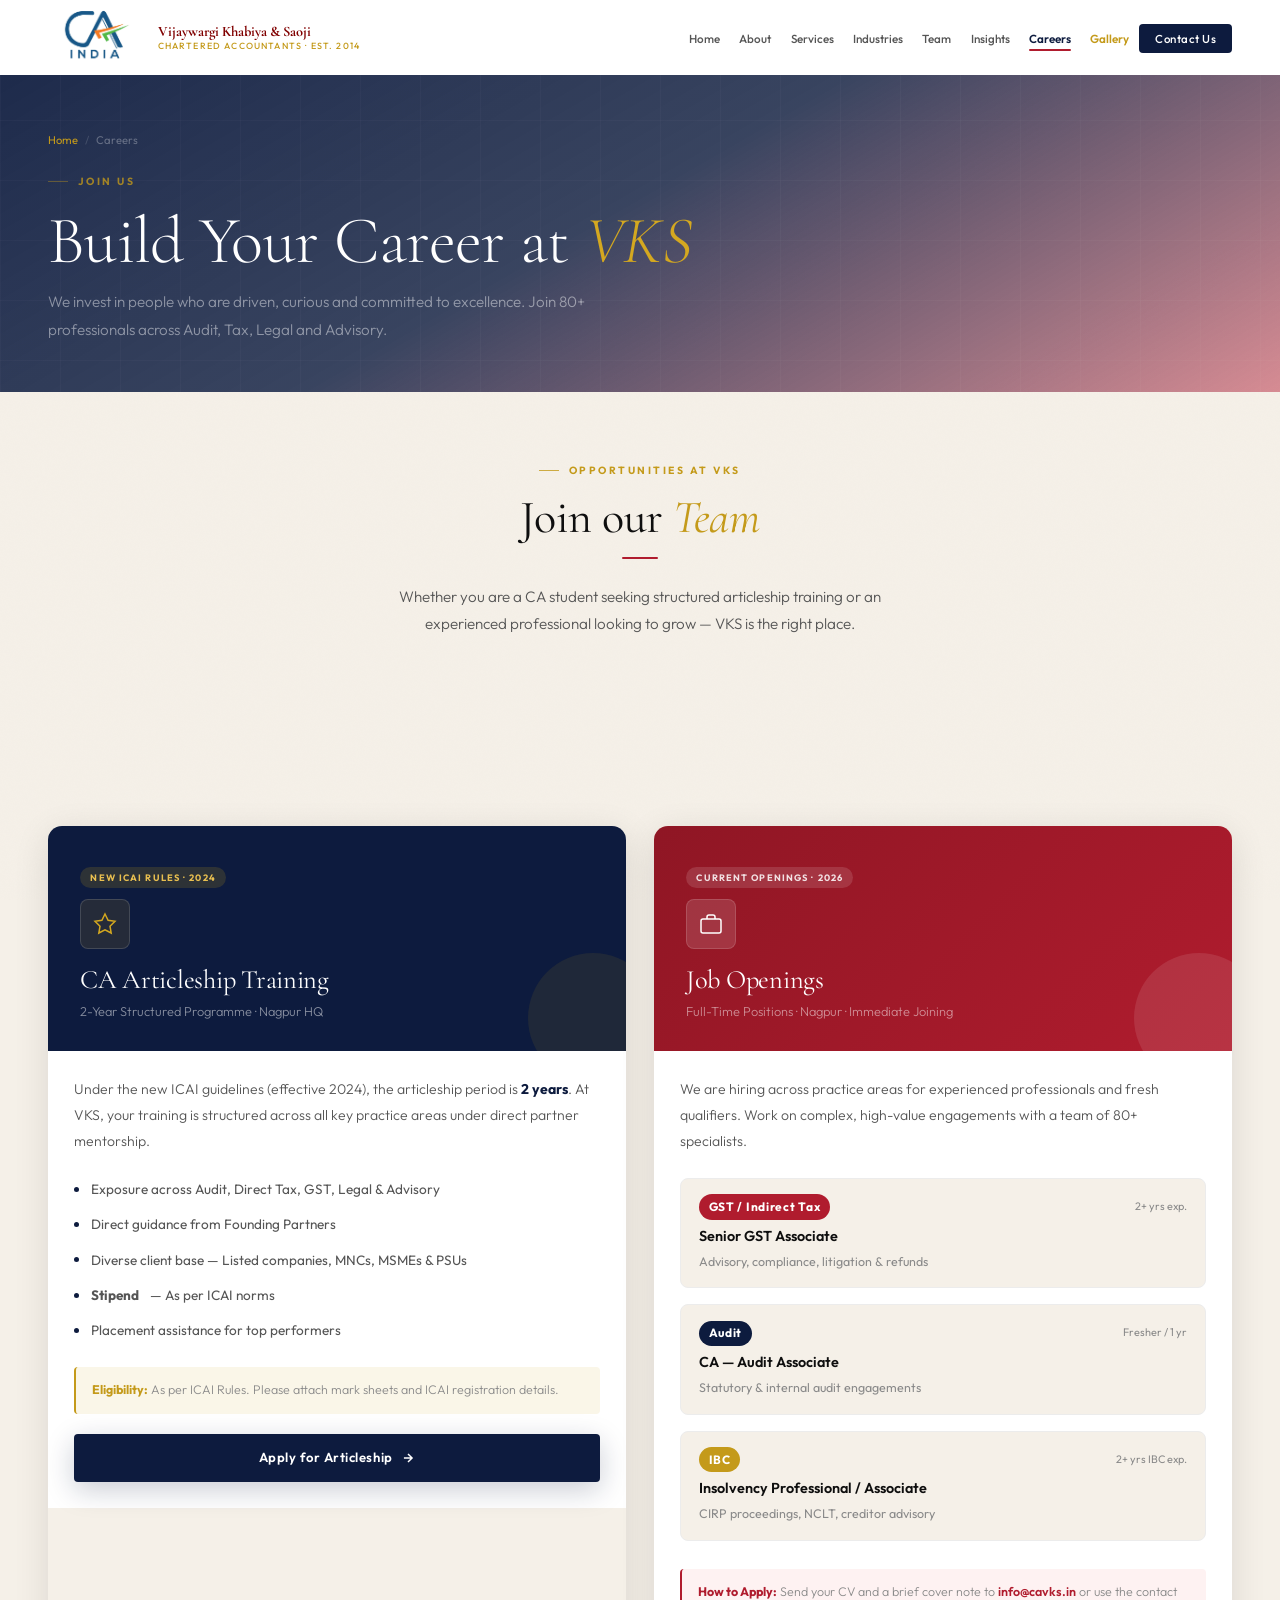
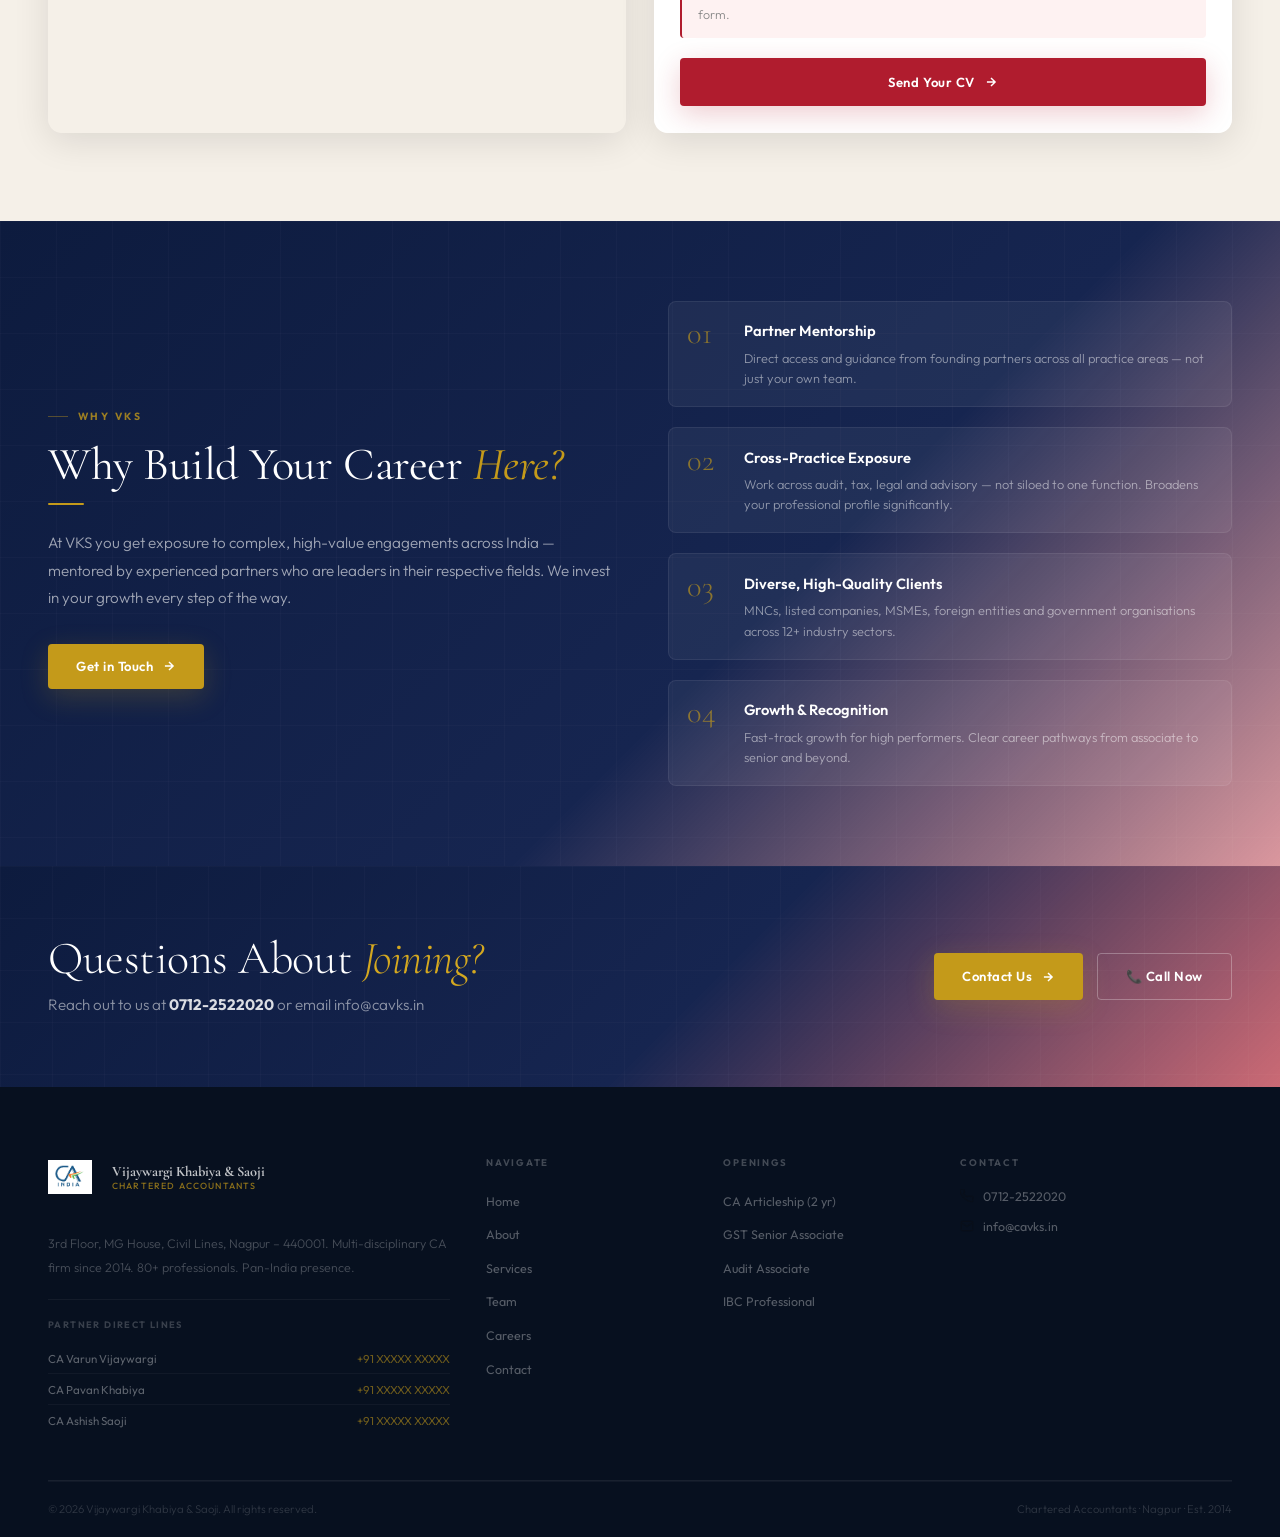
<file: careers.html>
<!DOCTYPE html>
<html lang="en">
<head>
<meta charset="UTF-8"/>
<meta name="viewport" content="width=device-width,initial-scale=1.0"/>
<title>Careers — Vijaywargi Khabiya &amp; Saoji | CA Firm Nagpur</title>
<meta name="description" content="Join VKS — Articleship Training (2 years, new ICAI rules) and Job Openings at Vijaywargi Khabiya & Saoji, Nagpur's premier CA firm."/>
<link rel="preconnect" href="https://fonts.googleapis.com"/>
<link rel="preconnect" href="https://fonts.gstatic.com" crossorigin/>
<link rel="stylesheet" href="https://fonts.googleapis.com/css2?family=Cormorant+Garamond:ital,wght@0,400;0,500;0,600;0,700;1,400;1,600&family=Outfit:wght@300;400;500;600;700&display=swap"/>
<link rel="stylesheet" href="style.css"/>
</head>
<body>

<!-- NAV -->
<nav class="nav">
  <div class="container nav-inner">
    <a href="index.html" class="logo">
      <img src="images/logo.jpg" alt="CA India Logo" class="logo-img"/>
      <div class="logo-text">
        <span class="logo-firm">Vijaywargi Khabiya &amp; Saoji</span>
        <span class="logo-tag">Chartered Accountants · Est. 2014</span>
      </div>
    </a>
        <ul class="nav-links">
      <li><a href="index.html">Home</a></li>
      <li><a href="about.html">About</a></li>
      <li><a href="services.html">Services</a></li>
      <li><a href="industries.html">Industries</a></li>
      <li><a href="partners.html">Team</a></li>
      <li><a href="publications.html">Insights</a></li>
      <li><a href="careers.html" class="active">Careers</a></li>
      <li><a href="gallery.html" class="nav-gallery-link">Gallery</a></li>
      <li><a href="contact.html" class="nav-cta-btn">Contact Us</a></li>
    </ul>
    <button class="ham" aria-label="Menu"><span></span><span></span><span></span></button>
  </div>
</nav>
<div class="drawer">
  <a href="index.html">Home</a><a href="about.html">About</a><a href="services.html">Services</a>
  <a href="industries.html">Industries</a><a href="partners.html">Team</a>
  <a href="publications.html">Insights</a><a href="careers.html">Careers</a>
  <a href="gallery.html">Gallery 🖼</a>
  <a href="contact.html">Contact →</a>
</div>

<!-- PAGE HEADER -->
<div class="ph">
  <div class="container ph-inner">
    <div class="breadcrumb"><a href="index.html">Home</a><span>/</span>Careers</div>
    <span class="eyebrow">Join Us</span>
    <h1>Build Your Career at <em>VKS</em></h1>
    <p style="max-width:min(580px,100%);margin-top:.75rem">We invest in people who are driven, curious and committed to excellence. Join 80+ professionals across Audit, Tax, Legal and Advisory.</p>
  </div>
</div>

<!-- INTRO -->
<section class="pad-sm" style="background:var(--surf)">
  <div class="container tc">
    <div class="rv">
      <span class="eyebrow" style="justify-content:center">Opportunities at VKS</span>
      <h2>Join our <em style="color:var(--gold)">Team</em></h2>
      <div class="rule c"></div>
      <p style="max-width:min(520px,100%);margin:0 auto">Whether you are a CA student seeking structured articleship training or an experienced professional looking to grow — VKS is the right place.</p>
    </div>
  </div>
</section>

<!-- THE TWO CAREER CARDS -->
<section class="pad" style="background:var(--surf)">
  <div class="container">
    <div class="career-cards">

      <!-- CARD 1: ARTICLESHIP -->
      <div class="career-card cc-article rv rv-d1">
        <div class="cc-header">
          <div class="cc-badge">New ICAI Rules · 2024</div>
          <div class="cc-icon">
            <svg width="24" height="24" viewBox="0 0 24 24" fill="none" stroke="currentColor" stroke-width="1.5"><path d="M12 2l3.09 6.26L22 9.27l-5 4.87 1.18 6.88L12 17.77l-6.18 3.25L7 14.14 2 9.27l6.91-1.01L12 2z"/></svg>
          </div>
          <h3>CA Articleship Training</h3>
          <p>2-Year Structured Programme · Nagpur HQ</p>
        </div>
        <div class="cc-body">
          <p style="font-size:.88rem;color:var(--ink3);margin-bottom:1.5rem">Under the new ICAI guidelines (effective 2024), the articleship period is <strong style="color:var(--navy)">2 years</strong>. At VKS, your training is structured across all key practice areas under direct partner mentorship.</p>
          <div class="cc-list">
            <div class="cc-li">Exposure across Audit, Direct Tax, GST, Legal &amp; Advisory</div>
            <div class="cc-li">Direct guidance from Founding Partners</div>
            <div class="cc-li">Diverse client base — Listed companies, MNCs, MSMEs &amp; PSUs</div>
            <div class="cc-li"><strong>Stipend</strong> — As per ICAI norms</div>
            <div class="cc-li">Placement assistance for top performers</div>
          </div>
          <p style="font-size:.78rem;color:var(--ink4);margin-bottom:1.25rem;background:var(--gold-bg);padding:.75rem 1rem;border-radius:var(--rs);border-left:2px solid var(--gold)">
            <strong style="color:var(--gold)">Eligibility:</strong> As per ICAI Rules. Please attach mark sheets and ICAI registration details.
          </p>
          <div style="flex:1"></div><a href="contact.html?subject=Articleship Application" class="btn btn-navy cc-cta">
            Apply for Articleship
            <svg class="arr" viewBox="0 0 24 24" fill="none" stroke="currentColor" stroke-width="2.5"><path d="M5 12h14M12 5l7 7-7 7"/></svg>
          </a>
        </div>
      </div>

      <!-- CARD 2: JOB OFFERS -->
      <div class="career-card cc-jobs rv rv-d2">
        <div class="cc-header">
          <div class="cc-badge">Current Openings · 2026</div>
          <div class="cc-icon">
            <svg width="24" height="24" viewBox="0 0 24 24" fill="none" stroke="currentColor" stroke-width="1.5"><rect x="2" y="7" width="20" height="14" rx="2"/><path d="M16 7V5a2 2 0 00-2-2h-4a2 2 0 00-2 2v2"/></svg>
          </div>
          <h3>Job Openings</h3>
          <p>Full-Time Positions · Nagpur · Immediate Joining</p>
        </div>
        <div class="cc-body">
          <p style="font-size:.88rem;color:var(--ink3);margin-bottom:1.5rem">We are hiring across practice areas for experienced professionals and fresh qualifiers. Work on complex, high-value engagements with a team of 80+ specialists.</p>

          <!-- Job list items -->
          <div style="display:flex;flex-direction:column;gap:1rem;margin-bottom:1.75rem">

            <div class="job-card-inline">
              <div style="display:flex;align-items:center;justify-content:space-between;margin-bottom:.3rem">
                <span style="font-size:.75rem;font-weight:700;color:var(--white);background:var(--red);padding:.18rem .6rem;border-radius:40px;letter-spacing:.06em">GST / Indirect Tax</span>
                <span style="font-size:.68rem;color:var(--ink4)">2+ yrs exp.</span>
              </div>
              <div style="font-size:.9rem;font-weight:600;color:var(--ink)">Senior GST Associate</div>
              <div style="font-size:.78rem;color:var(--ink4);margin-top:.2rem">Advisory, compliance, litigation &amp; refunds</div>
            </div>

            <div class="job-card-inline">
              <div style="display:flex;align-items:center;justify-content:space-between;margin-bottom:.3rem">
                <span style="font-size:.75rem;font-weight:700;color:var(--white);background:var(--navy);padding:.18rem .6rem;border-radius:40px;letter-spacing:.06em">Audit</span>
                <span style="font-size:.68rem;color:var(--ink4)">Fresher / 1 yr</span>
              </div>
              <div style="font-size:.9rem;font-weight:600;color:var(--ink)">CA — Audit Associate</div>
              <div style="font-size:.78rem;color:var(--ink4);margin-top:.2rem">Statutory &amp; internal audit engagements</div>
            </div>

            <div class="job-card-inline">
              <div style="display:flex;align-items:center;justify-content:space-between;margin-bottom:.3rem">
                <span style="font-size:.75rem;font-weight:700;color:var(--white);background:var(--gold);padding:.18rem .6rem;border-radius:40px;letter-spacing:.06em">IBC</span>
                <span style="font-size:.68rem;color:var(--ink4)">2+ yrs IBC exp.</span>
              </div>
              <div style="font-size:.9rem;font-weight:600;color:var(--ink)">Insolvency Professional / Associate</div>
              <div style="font-size:.78rem;color:var(--ink4);margin-top:.2rem">CIRP proceedings, NCLT, creditor advisory</div>
            </div>

          </div>

          <p style="font-size:.78rem;color:var(--ink4);margin-bottom:1.25rem;background:#fef2f2;padding:.75rem 1rem;border-radius:var(--rs);border-left:2px solid var(--red)">
            <strong style="color:var(--red)">How to Apply:</strong> Send your CV and a brief cover note to <a href="mailto:info@cavks.in" style="color:var(--red);font-weight:600">info@cavks.in</a> or use the contact form.
          </p>
          <div style="flex:1"></div><a href="contact.html?subject=Job Application" class="btn btn-red cc-cta">
            Send Your CV
            <svg class="arr" viewBox="0 0 24 24" fill="none" stroke="currentColor" stroke-width="2.5"><path d="M5 12h14M12 5l7 7-7 7"/></svg>
          </a>
        </div>
      </div>

    </div>
  </div>
</section>

<!-- WHY JOIN VKS -->
<section class="careers pad">
  <div class="container">
    <div class="careers-inner">
      <div class="careers-copy">
        <span class="eyebrow rv">Why VKS</span>
        <h2 class="rv rv-d1" style="color:var(--white)">Why Build Your Career <em style="color:var(--gold)">Here?</em></h2>
        <div class="rule rv rv-d2 gold"></div>
        <p class="rv rv-d2" style="color:rgba(255,255,255,.6)">At VKS you get exposure to complex, high-value engagements across India — mentored by experienced partners who are leaders in their respective fields. We invest in your growth every step of the way.</p>
        <div style="margin-top:2rem" class="rv rv-d3">
          <a href="contact.html" class="btn btn-gold">Get in Touch <svg class="arr" viewBox="0 0 24 24" fill="none" stroke="currentColor" stroke-width="2.5"><path d="M5 12h14M12 5l7 7-7 7"/></svg></a>
        </div>
      </div>
      <div style="display:flex;flex-direction:column;gap:1.25rem">
        <div class="career-item rv rv-d1"><div class="career-num">01</div><div class="career-text"><h4>Partner Mentorship</h4><p>Direct access and guidance from founding partners across all practice areas — not just your own team.</p></div></div>
        <div class="career-item rv rv-d2"><div class="career-num">02</div><div class="career-text"><h4>Cross-Practice Exposure</h4><p>Work across audit, tax, legal and advisory — not siloed to one function. Broadens your professional profile significantly.</p></div></div>
        <div class="career-item rv rv-d3"><div class="career-num">03</div><div class="career-text"><h4>Diverse, High-Quality Clients</h4><p>MNCs, listed companies, MSMEs, foreign entities and government organisations across 12+ industry sectors.</p></div></div>
        <div class="career-item rv rv-d4"><div class="career-num">04</div><div class="career-text"><h4>Growth &amp; Recognition</h4><p>Fast-track growth for high performers. Clear career pathways from associate to senior and beyond.</p></div></div>
      </div>
    </div>
  </div>
</section>

<!-- CTA -->
<section class="cta-strip">
  <div class="container"><div class="cta-inner">
    <div class="cta-copy rv"><h2>Questions About <em>Joining?</em></h2><p>Reach out to us at <strong style="color:rgba(255,255,255,.85)">0712-2522020</strong> or email <a href="mailto:info@cavks.in">info@cavks.in</a></p></div>
    <div class="cta-actions rv rv-d2">
      <a href="contact.html" class="btn btn-gold">Contact Us <svg class="arr" viewBox="0 0 24 24" fill="none" stroke="currentColor" stroke-width="2.5"><path d="M5 12h14M12 5l7 7-7 7"/></svg></a>
      <a href="tel:07122522020" class="btn btn-ghost">📞 Call Now</a>
    </div>
  </div></div>
</section>

<!-- FOOTER -->
<footer class="footer">
  <div class="container">
    <div class="footer-top">
      <div>
        <a href="index.html" class="logo" style="margin-bottom:1.1rem;display:inline-flex">
          <img src="images/logo.jpg" alt="Logo" style="width:44px;height:44px;object-fit:contain;flex-shrink:0"/>
          <div class="logo-text" style="margin-left:.65rem">
            <span class="logo-firm" style="color:rgba(255,255,255,.75)">Vijaywargi Khabiya &amp; Saoji</span>
            <span class="logo-tag" style="color:rgba(196,154,26,.7)">Chartered Accountants</span>
          </div>
        </a>
        <p class="ft-desc">3rd Floor, MG House, Civil Lines, Nagpur – 440001. Multi-disciplinary CA firm since 2014. 80+ professionals. Pan-India presence.</p>
        <div class="ft-partners">
          <h6>Partner Direct Lines</h6>
          <div class="ft-p-item"><span class="ft-p-name">CA Varun Vijaywargi</span><a href="tel:+91XXXXXXXXXX" class="ft-p-num">+91 XXXXX XXXXX</a></div>
          <div class="ft-p-item"><span class="ft-p-name">CA Pavan Khabiya</span><a href="tel:+91XXXXXXXXXX" class="ft-p-num">+91 XXXXX XXXXX</a></div>
          <div class="ft-p-item"><span class="ft-p-name">CA Ashish Saoji</span><a href="tel:+91XXXXXXXXXX" class="ft-p-num">+91 XXXXX XXXXX</a></div>
        </div>
      </div>
      <div class="ft-col"><h5>Navigate</h5><ul><li><a href="index.html">Home</a></li><li><a href="about.html">About</a></li><li><a href="services.html">Services</a></li><li><a href="partners.html">Team</a></li><li><a href="careers.html">Careers</a></li><li><a href="contact.html">Contact</a></li></ul></div>
      <div class="ft-col"><h5>Openings</h5><ul><li><a href="#">CA Articleship (2 yr)</a></li><li><a href="#">GST Senior Associate</a></li><li><a href="#">Audit Associate</a></li><li><a href="#">IBC Professional</a></li></ul></div>
      <div class="ft-col"><h5>Contact</h5><div class="ft-contact">
        <div class="ft-ci"><svg width="14" height="14" viewBox="0 0 24 24" fill="none" stroke="currentColor" stroke-width="2"><path d="M22 16.92v3a2 2 0 01-2.18 2 19.79 19.79 0 01-8.63-3.07A19.5 19.5 0 013.07 10.8a19.79 19.79 0 01-3.07-8.68A2 2 0 012 0h3a2 2 0 012 1.72 12.84 12.84 0 00.7 2.81 2 2 0 01-.45 2.11L6.09 7.91a16 16 0 006 6l1.27-1.27a2 2 0 012.11-.45 12.84 12.84 0 002.81.7A2 2 0 0122 16z"/></svg><span><a href="tel:07122522020">0712-2522020</a></span></div>
        <div class="ft-ci"><svg width="14" height="14" viewBox="0 0 24 24" fill="none" stroke="currentColor" stroke-width="2"><path d="M4 4h16c1.1 0 2 .9 2 2v12c0 1.1-.9 2-2 2H4c-1.1 0-2-.9-2-2V6c0-1.1.9-2 2-2z"/><polyline points="22,6 12,13 2,6"/></svg><span><a href="mailto:info@cavks.in">info@cavks.in</a></span></div>
      </div></div>
    </div>
    <div class="footer-bottom">
      <p>&copy; 2026 Vijaywargi Khabiya &amp; Saoji. All rights reserved.</p>
      <p>Chartered Accountants · Nagpur · Est. 2014</p>
    </div>
  </div>
</footer>


<!-- Scroll to Top -->
<button class="stt" aria-label="Back to top">
  <svg width="16" height="16" viewBox="0 0 24 24" fill="none" stroke="currentColor" stroke-width="2.5"><path d="M18 15l-6-6-6 6"/></svg>
</button>

<nav class="mob-nav">
  <div class="mob-nav-inner">
    <a href="index.html" class="mob-nav-item">
      <svg viewBox="0 0 24 24" fill="none" stroke="currentColor" stroke-width="2"><path d="M3 9l9-7 9 7v11a2 2 0 01-2 2H5a2 2 0 01-2-2z"/></svg>Home
    </a>
    <a href="services.html" class="mob-nav-item">
      <svg viewBox="0 0 24 24" fill="none" stroke="currentColor" stroke-width="2"><path d="M9 5H7a2 2 0 00-2 2v12a2 2 0 002 2h10a2 2 0 002-2V7a2 2 0 00-2-2h-2M9 5a2 2 0 002 2h2a2 2 0 002-2M9 5a2 2 0 012-2h2a2 2 0 012 2"/></svg>Services
    </a>
    <a href="partners.html" class="mob-nav-item">
      <svg viewBox="0 0 24 24" fill="none" stroke="currentColor" stroke-width="2"><path d="M17 21v-2a4 4 0 00-4-4H5a4 4 0 00-4 4v2"/><circle cx="9" cy="7" r="4"/><path d="M23 21v-2a4 4 0 00-3-3.87"/><path d="M16 3.13a4 4 0 010 7.75"/></svg>Team
    </a>
    <a href="careers.html" class="mob-nav-item active">
      <svg viewBox="0 0 24 24" fill="none" stroke="currentColor" stroke-width="2"><rect x="2" y="7" width="20" height="14" rx="2"/><path d="M16 7V5a2 2 0 00-2-2h-4a2 2 0 00-2 2v2"/></svg>Careers
    </a>
    <a href="contact.html" class="mob-nav-item">
      <svg viewBox="0 0 24 24" fill="none" stroke="currentColor" stroke-width="2"><path d="M22 16.92v3a2 2 0 01-2.18 2 19.79 19.79 0 01-8.63-3.07A19.5 19.5 0 013.07 10.8a19.79 19.79 0 01-3.07-8.68A2 2 0 012 0h3a2 2 0 012 1.72c.128.96.341 1.903.637 2.822a2 2 0 01-.45 2.109L6.09 7.91a16 16 0 006 6l1.27-1.27a2 2 0 012.11-.45c.92.296 1.86.51 2.82.637A2 2 0 0122 16.92z"/></svg>Contact
    </a>
  </div>
</nav>
<script src="main.js"></script>
</body>
</html>
</file>
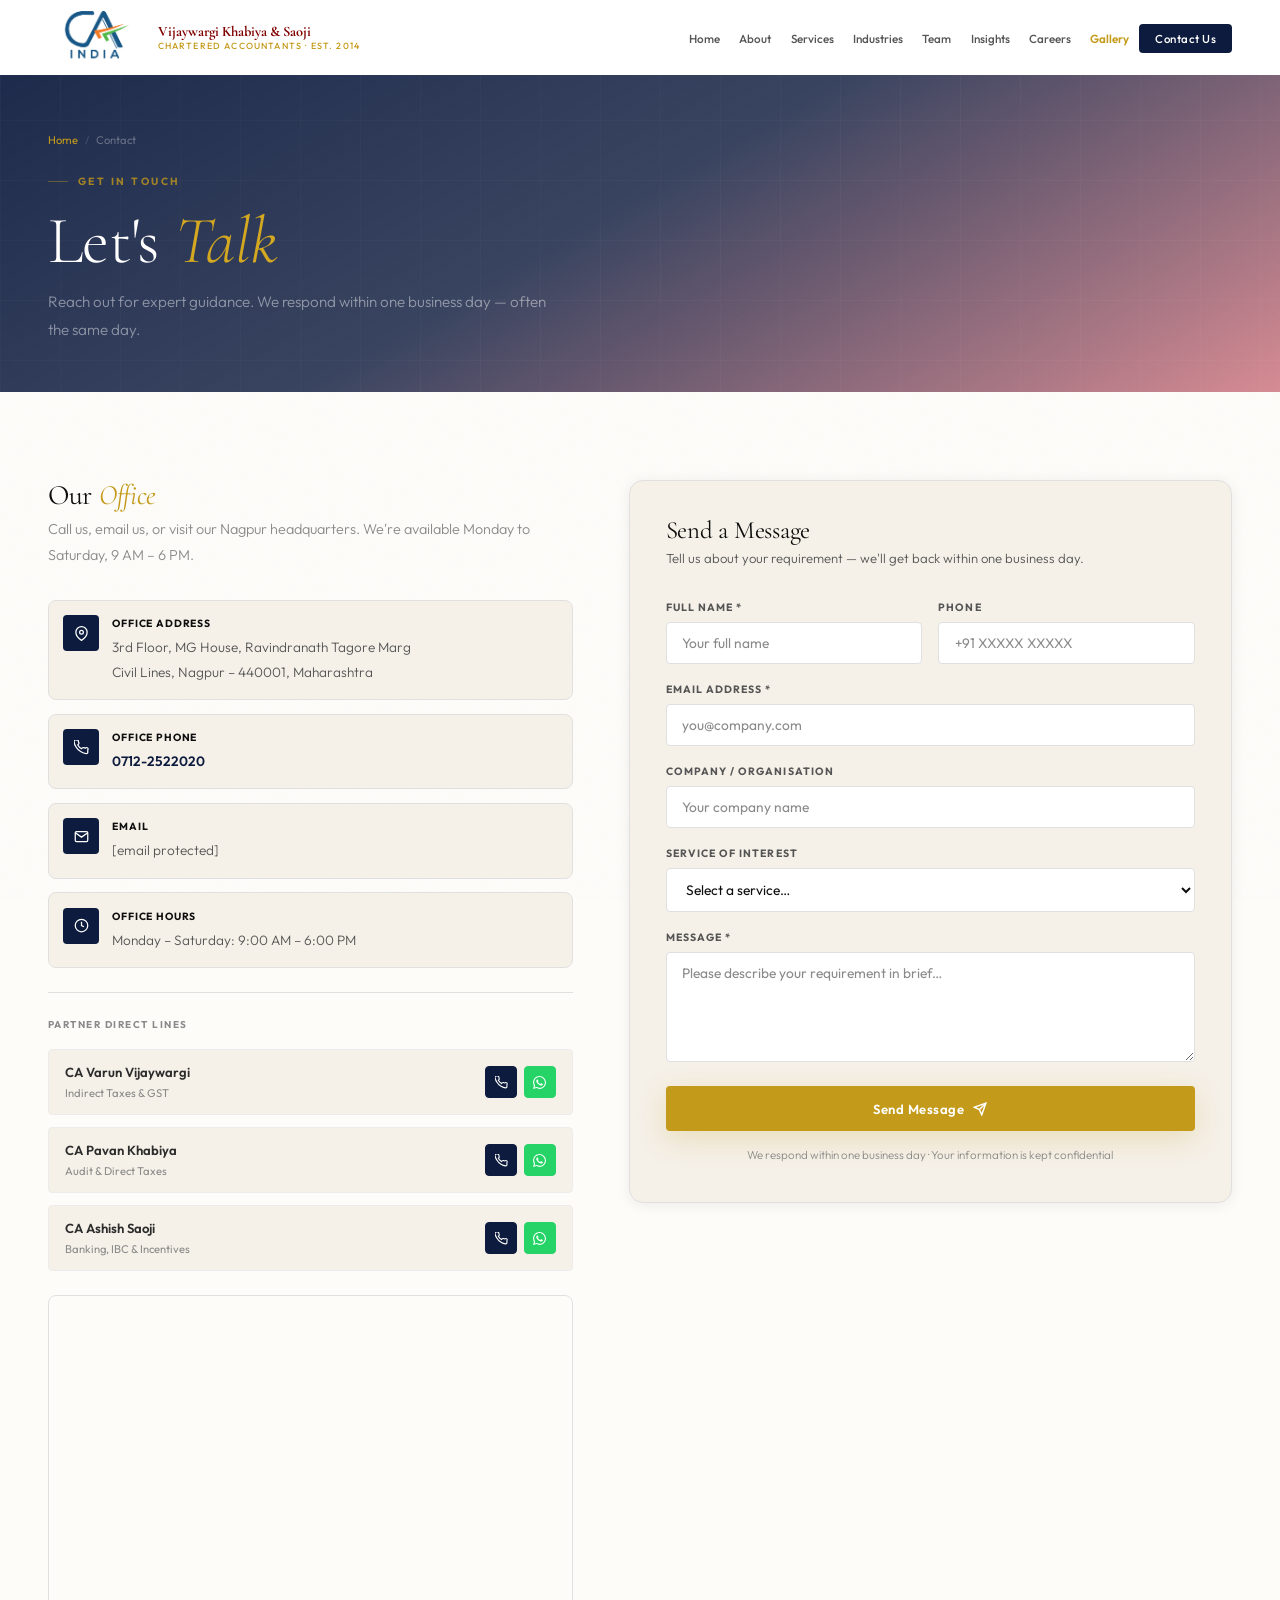
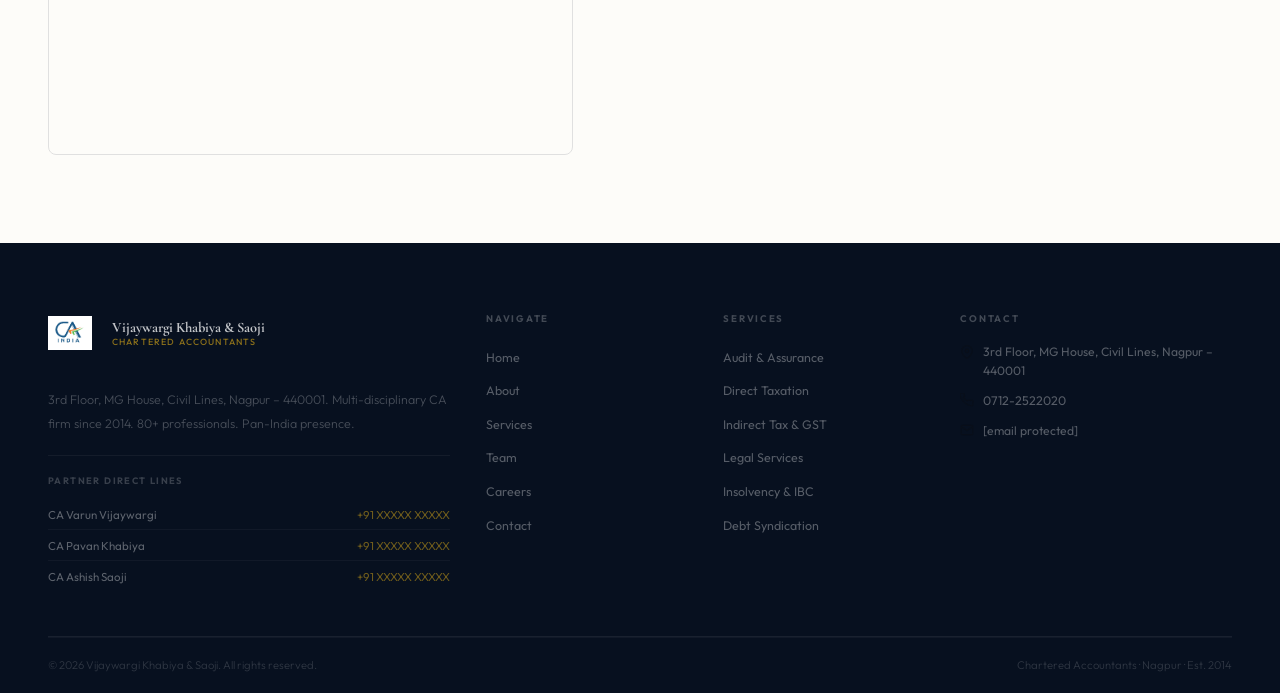
<file: contact.html>
<!DOCTYPE html>
<html lang="en">
<head>
<meta charset="UTF-8"/>
<meta name="viewport" content="width=device-width,initial-scale=1.0"/>
<title>Contact — Vijaywargi Khabiya &amp; Saoji | Nagpur CA Firm</title>
<meta name="description" content="Contact VKS — 3rd Floor, MG House, Civil Lines, Nagpur 440001. Call 0712-2522020 or email info@cavks.in. Partner direct lines available."/>
<link rel="preconnect" href="https://fonts.googleapis.com"/>
<link rel="preconnect" href="https://fonts.gstatic.com" crossorigin/>
<link rel="stylesheet" href="https://fonts.googleapis.com/css2?family=Cormorant+Garamond:ital,wght@0,400;0,500;0,600;0,700;1,400;1,600&family=Outfit:wght@300;400;500;600;700&display=swap"/>
<link rel="stylesheet" href="style.css"/>
<style>
.partner-lines{display:flex;flex-direction:column;gap:.75rem;margin-top:1.5rem;padding-top:1.5rem;border-top:1px solid var(--line)}
.pl-title{font-size:.62rem;font-weight:700;letter-spacing:.15em;text-transform:uppercase;color:var(--ink4);margin-bottom:.25rem}
.pl-item{display:flex;align-items:center;justify-content:space-between;padding:.75rem 1rem;background:var(--surf);border-radius:var(--rs);border:1px solid var(--line2);transition:all var(--tf)}
.pl-item:hover{border-color:var(--gold);background:var(--gold-bg)}
.pl-name{font-size:.82rem;font-weight:600;color:var(--ink2)}
.pl-spec{font-size:.7rem;color:var(--ink4)}
.pl-actions{display:flex;gap:.4rem;flex-shrink:0}
.pl-btn{width:32px;height:32px;border-radius:var(--rs);display:flex;align-items:center;justify-content:center;transition:all var(--tf);border:1px solid var(--line)}
.pl-btn.call{background:var(--navy);border-color:var(--navy);color:var(--white)}
.pl-btn.call:hover{background:var(--navy2)}
.pl-btn.wa{background:#25D366;border-color:#25D366;color:var(--white)}
.pl-btn.wa:hover{background:#20bb5a}
.pl-btn svg{width:13px;height:13px}
</style>
</head>
<body>

<!-- NAV -->
<nav class="nav">
  <div class="container nav-inner">
    <a href="index.html" class="logo">
      <img src="images/logo.jpg" alt="CA India Logo" class="logo-img"/>
      <div class="logo-text">
        <span class="logo-firm">Vijaywargi Khabiya &amp; Saoji</span>
        <span class="logo-tag">Chartered Accountants · Est. 2014</span>
      </div>
    </a>
        <ul class="nav-links">
      <li><a href="index.html">Home</a></li>
      <li><a href="about.html">About</a></li>
      <li><a href="services.html">Services</a></li>
      <li><a href="industries.html">Industries</a></li>
      <li><a href="partners.html">Team</a></li>
      <li><a href="publications.html">Insights</a></li>
      <li><a href="careers.html">Careers</a></li>
      <li><a href="gallery.html" class="nav-gallery-link">Gallery</a></li>
      <li><a href="contact.html" class="nav-cta-btn">Contact Us</a></li>
    </ul>
    <button class="ham" aria-label="Menu"><span></span><span></span><span></span></button>
  </div>
</nav>
<div class="drawer">
  <a href="index.html">Home</a><a href="about.html">About</a><a href="services.html">Services</a>
  <a href="industries.html">Industries</a><a href="partners.html">Team</a>
  <a href="publications.html">Insights</a><a href="careers.html">Careers</a>
  <a href="gallery.html">Gallery 🖼</a>
  <a href="contact.html" class="active">Contact →</a>
</div>

<!-- PAGE HEADER -->
<div class="ph">
  <div class="container ph-inner">
    <div class="breadcrumb"><a href="index.html">Home</a><span>/</span>Contact</div>
    <span class="eyebrow">Get in Touch</span>
    <h1>Let's <em>Talk</em></h1>
    <p style="max-width:min(500px,100%);margin-top:.75rem">Reach out for expert guidance. We respond within one business day — often the same day.</p>
  </div>
</div>

<!-- CONTACT MAIN -->
<section class="pad">
  <div class="container">
    <div class="contact-grid">

      <!-- LEFT: Info + Map + Partner Lines -->
      <div class="rv">
        <h3 style="font-family:'Cormorant Garamond',serif;font-size:1.75rem;font-weight:400;margin-bottom:.35rem">Our <em style="color:var(--gold)">Office</em></h3>
        <p style="font-size:.9rem;color:var(--ink4);margin-bottom:2rem">Call us, email us, or visit our Nagpur headquarters. We're available Monday to Saturday, 9 AM – 6 PM.</p>

        <div class="c-details">
          <div class="c-item">
            <div class="c-icon"><svg viewBox="0 0 24 24" fill="none" stroke="currentColor" stroke-width="2"><path d="M21 10c0 7-9 13-9 13s-9-6-9-13a9 9 0 0118 0z"/><circle cx="12" cy="10" r="3"/></svg></div>
            <div class="c-detail-txt">
              <h4>Office Address</h4>
              <p>3rd Floor, MG House, Ravindranath Tagore Marg<br/>Civil Lines, Nagpur – 440001, Maharashtra</p>
            </div>
          </div>
          <div class="c-item">
            <div class="c-icon"><svg viewBox="0 0 24 24" fill="none" stroke="currentColor" stroke-width="2"><path d="M22 16.92v3a2 2 0 01-2.18 2 19.79 19.79 0 01-8.63-3.07A19.5 19.5 0 013.07 10.8a19.79 19.79 0 01-3.07-8.68A2 2 0 012 0h3a2 2 0 012 1.72 12.84 12.84 0 00.7 2.81 2 2 0 01-.45 2.11L6.09 7.91a16 16 0 006 6l1.27-1.27a2 2 0 012.11-.45 12.84 12.84 0 002.81.7A2 2 0 0122 16z"/></svg></div>
            <div class="c-detail-txt">
              <h4>Office Phone</h4>
              <p><a href="tel:07122522020" style="color:var(--navy);font-weight:600">0712-2522020</a></p>
            </div>
          </div>
          <div class="c-item">
            <div class="c-icon"><svg viewBox="0 0 24 24" fill="none" stroke="currentColor" stroke-width="2"><path d="M4 4h16c1.1 0 2 .9 2 2v12c0 1.1-.9 2-2 2H4c-1.1 0-2-.9-2-2V6c0-1.1.9-2 2-2z"/><polyline points="22,6 12,13 2,6"/></svg></div>
            <div class="c-detail-txt">
              <h4>Email</h4>
              <p><a href="/cdn-cgi/l/email-protection#bfd6d1d9d0ffdcdec9d4cc91d6d1"><span class="__cf_email__" data-cfemail="bfd6d1d9d0ffdcdec9d4cc91d6d1">[email&#160;protected]</span></a></p>
            </div>
          </div>
          <div class="c-item">
            <div class="c-icon"><svg viewBox="0 0 24 24" fill="none" stroke="currentColor" stroke-width="2"><circle cx="12" cy="12" r="10"/><polyline points="12 6 12 12 16 14"/></svg></div>
            <div class="c-detail-txt">
              <h4>Office Hours</h4>
              <p>Monday – Saturday: 9:00 AM – 6:00 PM</p>
            </div>
          </div>
        </div>

        <!-- Partner Direct Lines -->
        <div class="partner-lines">
          <div class="pl-title">Partner Direct Lines</div>
          <div class="pl-item">
            <div>
              <div class="pl-name">CA Varun Vijaywargi</div>
              <div class="pl-spec">Indirect Taxes &amp; GST</div>
            </div>
            <div class="pl-actions">
              <a href="tel:+91XXXXXXXXXX" class="pl-btn call" title="Call">
                <svg viewBox="0 0 24 24" fill="none" stroke="currentColor" stroke-width="2"><path d="M22 16.92v3a2 2 0 01-2.18 2 19.79 19.79 0 01-8.63-3.07A19.5 19.5 0 013.07 10.8a19.79 19.79 0 01-3.07-8.68A2 2 0 012 0h3a2 2 0 012 1.72 12.84 12.84 0 00.7 2.81 2 2 0 01-.45 2.11L6.09 7.91a16 16 0 006 6l1.27-1.27a2 2 0 012.11-.45 12.84 12.84 0 002.81.7A2 2 0 0122 16z"/></svg>
              </a>
              <a href="https://wa.me/91XXXXXXXXXX" class="pl-btn wa" title="WhatsApp" target="_blank" rel="noopener">
                <svg viewBox="0 0 24 24" fill="currentColor" width="13" height="13"><path d="M17.472 14.382c-.297-.149-1.758-.867-2.03-.967-.273-.099-.471-.148-.67.15-.197.297-.767.966-.94 1.164-.173.199-.347.223-.644.075-.297-.15-1.255-.463-2.39-1.475-.883-.788-1.48-1.761-1.653-2.059-.173-.297-.018-.458.13-.606.134-.133.298-.347.446-.52.149-.174.198-.298.298-.497.099-.198.05-.371-.025-.52-.075-.149-.669-1.612-.916-2.207-.242-.579-.487-.5-.669-.51a2.678 2.678 0 00-.57-.01c-.198 0-.52.074-.792.372-.272.297-1.04 1.016-1.04 2.479 0 1.462 1.065 2.875 1.213 3.074.149.198 2.096 3.2 5.077 4.487.709.306 1.262.489 1.694.625.712.227 1.36.195 1.871.118.571-.085 1.758-.719 2.006-1.413.248-.694.248-1.289.173-1.413-.074-.124-.272-.198-.57-.347m-5.421 7.403h-.004a9.87 9.87 0 01-5.031-1.378l-.361-.214-3.741.982.998-3.648-.235-.374a9.86 9.86 0 01-1.51-5.26c.001-5.45 4.436-9.884 9.888-9.884 2.64 0 5.122 1.03 6.988 2.898a9.825 9.825 0 012.893 6.994c-.003 5.45-4.437 9.884-9.885 9.884m8.413-18.297A11.815 11.815 0 0012.05 0C5.495 0 .16 5.335.157 11.892c0 2.096.547 4.142 1.588 5.945L.057 24l6.305-1.654a11.882 11.882 0 005.683 1.448h.005c6.554 0 11.89-5.335 11.893-11.893a11.821 11.821 0 00-3.48-8.413z"/></svg>
              </a>
            </div>
          </div>
          <div class="pl-item">
            <div>
              <div class="pl-name">CA Pavan Khabiya</div>
              <div class="pl-spec">Audit &amp; Direct Taxes</div>
            </div>
            <div class="pl-actions">
              <a href="tel:+91XXXXXXXXXX" class="pl-btn call" title="Call"><svg viewBox="0 0 24 24" fill="none" stroke="currentColor" stroke-width="2"><path d="M22 16.92v3a2 2 0 01-2.18 2 19.79 19.79 0 01-8.63-3.07A19.5 19.5 0 013.07 10.8a19.79 19.79 0 01-3.07-8.68A2 2 0 012 0h3a2 2 0 012 1.72 12.84 12.84 0 00.7 2.81 2 2 0 01-.45 2.11L6.09 7.91a16 16 0 006 6l1.27-1.27a2 2 0 012.11-.45 12.84 12.84 0 002.81.7A2 2 0 0122 16z"/></svg></a>
              <a href="https://wa.me/91XXXXXXXXXX" class="pl-btn wa" title="WhatsApp" target="_blank" rel="noopener"><svg viewBox="0 0 24 24" fill="currentColor" width="13" height="13"><path d="M17.472 14.382c-.297-.149-1.758-.867-2.03-.967-.273-.099-.471-.148-.67.15-.197.297-.767.966-.94 1.164-.173.199-.347.223-.644.075-.297-.15-1.255-.463-2.39-1.475-.883-.788-1.48-1.761-1.653-2.059-.173-.297-.018-.458.13-.606.134-.133.298-.347.446-.52.149-.174.198-.298.298-.497.099-.198.05-.371-.025-.52-.075-.149-.669-1.612-.916-2.207-.242-.579-.487-.5-.669-.51a2.678 2.678 0 00-.57-.01c-.198 0-.52.074-.792.372-.272.297-1.04 1.016-1.04 2.479 0 1.462 1.065 2.875 1.213 3.074.149.198 2.096 3.2 5.077 4.487.709.306 1.262.489 1.694.625.712.227 1.36.195 1.871.118.571-.085 1.758-.719 2.006-1.413.248-.694.248-1.289.173-1.413-.074-.124-.272-.198-.57-.347m-5.421 7.403h-.004a9.87 9.87 0 01-5.031-1.378l-.361-.214-3.741.982.998-3.648-.235-.374a9.86 9.86 0 01-1.51-5.26c.001-5.45 4.436-9.884 9.888-9.884 2.64 0 5.122 1.03 6.988 2.898a9.825 9.825 0 012.893 6.994c-.003 5.45-4.437 9.884-9.885 9.884m8.413-18.297A11.815 11.815 0 0012.05 0C5.495 0 .16 5.335.157 11.892c0 2.096.547 4.142 1.588 5.945L.057 24l6.305-1.654a11.882 11.882 0 005.683 1.448h.005c6.554 0 11.89-5.335 11.893-11.893a11.821 11.821 0 00-3.48-8.413z"/></svg></a>
            </div>
          </div>
          <div class="pl-item">
            <div>
              <div class="pl-name">CA Ashish Saoji</div>
              <div class="pl-spec">Banking, IBC &amp; Incentives</div>
            </div>
            <div class="pl-actions">
              <a href="tel:+91XXXXXXXXXX" class="pl-btn call" title="Call"><svg viewBox="0 0 24 24" fill="none" stroke="currentColor" stroke-width="2"><path d="M22 16.92v3a2 2 0 01-2.18 2 19.79 19.79 0 01-8.63-3.07A19.5 19.5 0 013.07 10.8a19.79 19.79 0 01-3.07-8.68A2 2 0 012 0h3a2 2 0 012 1.72 12.84 12.84 0 00.7 2.81 2 2 0 01-.45 2.11L6.09 7.91a16 16 0 006 6l1.27-1.27a2 2 0 012.11-.45 12.84 12.84 0 002.81.7A2 2 0 0122 16z"/></svg></a>
              <a href="https://wa.me/91XXXXXXXXXX" class="pl-btn wa" title="WhatsApp" target="_blank" rel="noopener"><svg viewBox="0 0 24 24" fill="currentColor" width="13" height="13"><path d="M17.472 14.382c-.297-.149-1.758-.867-2.03-.967-.273-.099-.471-.148-.67.15-.197.297-.767.966-.94 1.164-.173.199-.347.223-.644.075-.297-.15-1.255-.463-2.39-1.475-.883-.788-1.48-1.761-1.653-2.059-.173-.297-.018-.458.13-.606.134-.133.298-.347.446-.52.149-.174.198-.298.298-.497.099-.198.05-.371-.025-.52-.075-.149-.669-1.612-.916-2.207-.242-.579-.487-.5-.669-.51a2.678 2.678 0 00-.57-.01c-.198 0-.52.074-.792.372-.272.297-1.04 1.016-1.04 2.479 0 1.462 1.065 2.875 1.213 3.074.149.198 2.096 3.2 5.077 4.487.709.306 1.262.489 1.694.625.712.227 1.36.195 1.871.118.571-.085 1.758-.719 2.006-1.413.248-.694.248-1.289.173-1.413-.074-.124-.272-.198-.57-.347m-5.421 7.403h-.004a9.87 9.87 0 01-5.031-1.378l-.361-.214-3.741.982.998-3.648-.235-.374a9.86 9.86 0 01-1.51-5.26c.001-5.45 4.436-9.884 9.888-9.884 2.64 0 5.122 1.03 6.988 2.898a9.825 9.825 0 012.893 6.994c-.003 5.45-4.437 9.884-9.885 9.884m8.413-18.297A11.815 11.815 0 0012.05 0C5.495 0 .16 5.335.157 11.892c0 2.096.547 4.142 1.588 5.945L.057 24l6.305-1.654a11.882 11.882 0 005.683 1.448h.005c6.554 0 11.89-5.335 11.893-11.893a11.821 11.821 0 00-3.48-8.413z"/></svg></a>
            </div>
          </div>
        </div>

        <!-- Map -->
        <div class="map-wrap" style="margin-top:1.5rem">
         <iframe src="https://www.google.com/maps/embed?pb=!1m18!1m12!1m3!1d2965.2318324751823!2d79.0714193741458!3d21.14940378053027!2m3!1f0!2f0!3f0!3m2!1i1024!2i768!4f13.1!3m3!1m2!1s0x3bd4c0f224900001%3A0xbdde4e091a26c37f!2sVijaywargi%20Khabiya%20And%20Saoji!5e1!3m2!1sen!2sin!4v1773089824353!5m2!1sen!2sin" width="600" height="450" style="border:0;" allowfullscreen="" loading="lazy" referrerpolicy="no-referrer-when-downgrade"></iframe>
        </div>
      </div>

      <!-- RIGHT: Form -->
      <div class="c-form rv rv-d2">
        <h3>Send a Message</h3>
        <p class="sub">Tell us about your requirement — we'll get back within one business day.</p>
        <form>
          <div class="form-row">
            <div class="fg"><label>Full Name *</label><input type="text" class="fc" placeholder="Your full name" required/></div>
            <div class="fg"><label>Phone</label><input type="tel" class="fc" placeholder="+91 XXXXX XXXXX"/></div>
          </div>
          <div class="fg"><label>Email Address *</label><input type="email" class="fc" placeholder="you@company.com" required/></div>
          <div class="fg"><label>Company / Organisation</label><input type="text" class="fc" placeholder="Your company name"/></div>
          <div class="fg">
            <label>Service of Interest</label>
            <select class="fc">
              <option value="" disabled selected>Select a service…</option>
              <option>Audit &amp; Assurance</option>
              <option>Direct Taxation</option>
              <option>Indirect Tax &amp; GST</option>
              <option>Legal Services</option>
              <option>Insolvency &amp; IBC</option>
              <option>Debt Syndication</option>
              <option>State Incentives (PSI)</option>
              <option>Setting-Up in India</option>
              <option>Ind AS &amp; Due Diligence</option>
              <option>Listing Compliances</option>
              <option>Careers / Articleship</option>
              <option>Other</option>
            </select>
          </div>
          <div class="fg"><label>Message *</label><textarea class="fc" placeholder="Please describe your requirement in brief…" required></textarea></div>
          <button type="submit" class="btn btn-gold" style="width:100%;justify-content:center;padding:.9rem">
            Send Message
            <svg class="arr" viewBox="0 0 24 24" fill="none" stroke="currentColor" stroke-width="2.5"><line x1="22" y1="2" x2="11" y2="13"/><polygon points="22 2 15 22 11 13 2 9 22 2"/></svg>
          </button>
          <p style="font-size:.72rem;color:var(--ink4);text-align:center;margin-top:.85rem">We respond within one business day · Your information is kept confidential</p>
        </form>
      </div>

    </div>
  </div>
</section>

<!-- FOOTER -->
<footer class="footer">
  <div class="container">
    <div class="footer-top">
      <div>
        <a href="index.html" class="logo" style="margin-bottom:1.1rem;display:inline-flex">
          <img src="images/logo.jpg" alt="Logo" style="width:44px;height:44px;object-fit:contain;flex-shrink:0"/>
          <div class="logo-text" style="margin-left:.65rem">
            <span class="logo-firm" style="color:rgba(255,255,255,.75)">Vijaywargi Khabiya &amp; Saoji</span>
            <span class="logo-tag" style="color:rgba(196,154,26,.7)">Chartered Accountants</span>
          </div>
        </a>
        <p class="ft-desc">3rd Floor, MG House, Civil Lines, Nagpur – 440001. Multi-disciplinary CA firm since 2014. 80+ professionals. Pan-India presence.</p>
        <div class="ft-partners">
          <h6>Partner Direct Lines</h6>
          <div class="ft-p-item"><span class="ft-p-name">CA Varun Vijaywargi</span><a href="tel:+91XXXXXXXXXX" class="ft-p-num">+91 XXXXX XXXXX</a></div>
          <div class="ft-p-item"><span class="ft-p-name">CA Pavan Khabiya</span><a href="tel:+91XXXXXXXXXX" class="ft-p-num">+91 XXXXX XXXXX</a></div>
          <div class="ft-p-item"><span class="ft-p-name">CA Ashish Saoji</span><a href="tel:+91XXXXXXXXXX" class="ft-p-num">+91 XXXXX XXXXX</a></div>
        </div>
      </div>
      <div class="ft-col"><h5>Navigate</h5><ul><li><a href="index.html">Home</a></li><li><a href="about.html">About</a></li><li><a href="services.html">Services</a></li><li><a href="partners.html">Team</a></li><li><a href="careers.html">Careers</a></li><li><a href="contact.html">Contact</a></li></ul></div>
      <div class="ft-col"><h5>Services</h5><ul><li><a href="services.html#audit">Audit &amp; Assurance</a></li><li><a href="services.html#direct-tax">Direct Taxation</a></li><li><a href="services.html#indirect-tax">Indirect Tax &amp; GST</a></li><li><a href="services.html#legal">Legal Services</a></li><li><a href="services.html#insolvency">Insolvency &amp; IBC</a></li><li><a href="services.html#debt">Debt Syndication</a></li></ul></div>
      <div class="ft-col"><h5>Contact</h5><div class="ft-contact">
        <div class="ft-ci"><svg width="14" height="14" viewBox="0 0 24 24" fill="none" stroke="currentColor" stroke-width="2"><path d="M21 10c0 7-9 13-9 13s-9-6-9-13a9 9 0 0118 0z"/><circle cx="12" cy="10" r="3"/></svg><span>3rd Floor, MG House, Civil Lines, Nagpur – 440001</span></div>
        <div class="ft-ci"><svg width="14" height="14" viewBox="0 0 24 24" fill="none" stroke="currentColor" stroke-width="2"><path d="M22 16.92v3a2 2 0 01-2.18 2 19.79 19.79 0 01-8.63-3.07A19.5 19.5 0 013.07 10.8a19.79 19.79 0 01-3.07-8.68A2 2 0 012 0h3a2 2 0 012 1.72 12.84 12.84 0 00.7 2.81 2 2 0 01-.45 2.11L6.09 7.91a16 16 0 006 6l1.27-1.27a2 2 0 012.11-.45 12.84 12.84 0 002.81.7A2 2 0 0122 16z"/></svg><span><a href="tel:07122522020">0712-2522020</a></span></div>
        <div class="ft-ci"><svg width="14" height="14" viewBox="0 0 24 24" fill="none" stroke="currentColor" stroke-width="2"><path d="M4 4h16c1.1 0 2 .9 2 2v12c0 1.1-.9 2-2 2H4c-1.1 0-2-.9-2-2V6c0-1.1.9-2 2-2z"/><polyline points="22,6 12,13 2,6"/></svg><span><a href="/cdn-cgi/l/email-protection#bad3d4dcd5fad9dbccd1c994d3d4"><span class="__cf_email__" data-cfemail="1871767e77587b796e736b367176">[email&#160;protected]</span></a></span></div>
      </div></div>
    </div>
    <div class="footer-bottom"><p>&copy; 2026 Vijaywargi Khabiya &amp; Saoji. All rights reserved.</p><p>Chartered Accountants · Nagpur · Est. 2014</p></div>
  </div>
</footer>


<!-- Scroll to Top -->
<button class="stt" aria-label="Back to top">
  <svg width="16" height="16" viewBox="0 0 24 24" fill="none" stroke="currentColor" stroke-width="2.5"><path d="M18 15l-6-6-6 6"/></svg>
</button>

<nav class="mob-nav">
  <div class="mob-nav-inner">
    <a href="index.html" class="mob-nav-item">
      <svg viewBox="0 0 24 24" fill="none" stroke="currentColor" stroke-width="2"><path d="M3 9l9-7 9 7v11a2 2 0 01-2 2H5a2 2 0 01-2-2z"/></svg>Home
    </a>
    <a href="services.html" class="mob-nav-item">
      <svg viewBox="0 0 24 24" fill="none" stroke="currentColor" stroke-width="2"><path d="M9 5H7a2 2 0 00-2 2v12a2 2 0 002 2h10a2 2 0 002-2V7a2 2 0 00-2-2h-2M9 5a2 2 0 002 2h2a2 2 0 002-2M9 5a2 2 0 012-2h2a2 2 0 012 2"/></svg>Services
    </a>
    <a href="partners.html" class="mob-nav-item">
      <svg viewBox="0 0 24 24" fill="none" stroke="currentColor" stroke-width="2"><path d="M17 21v-2a4 4 0 00-4-4H5a4 4 0 00-4 4v2"/><circle cx="9" cy="7" r="4"/><path d="M23 21v-2a4 4 0 00-3-3.87"/><path d="M16 3.13a4 4 0 010 7.75"/></svg>Team
    </a>
    <a href="careers.html" class="mob-nav-item">
      <svg viewBox="0 0 24 24" fill="none" stroke="currentColor" stroke-width="2"><rect x="2" y="7" width="20" height="14" rx="2"/><path d="M16 7V5a2 2 0 00-2-2h-4a2 2 0 00-2 2v2"/></svg>Careers
    </a>
    <a href="contact.html" class="mob-nav-item active">
      <svg viewBox="0 0 24 24" fill="none" stroke="currentColor" stroke-width="2"><path d="M22 16.92v3a2 2 0 01-2.18 2 19.79 19.79 0 01-8.63-3.07A19.5 19.5 0 013.07 10.8a19.79 19.79 0 01-3.07-8.68A2 2 0 012 0h3
      <svg viewBox="0 0 24 24" fill="none" stroke="currentColor" stroke-width="2"><path d="M22 16.92v3a2 2 0 01-2.18 2 19.79 19.79 0 01-8.63-3.07A19.5 19.5 0 013.07 10.8a19.79 19.79 0 01-3.07-8.68A2 2 0 012 0h3a2 2 0 012 1.72c.128.96.341 1.903.637 2.822a2 2 0 01-.45 2.109L6.09 7.91a16 16 0 006 6l1.27-1.27a2 2 0 012.11-.45c.92.296 1.86.51 2.82.637A2 2 0 0122 16.92z"/></svg>Contact
    </a>
  </div>
</nav>
<script src="main.js"></script>
</body>
</html>
</file>
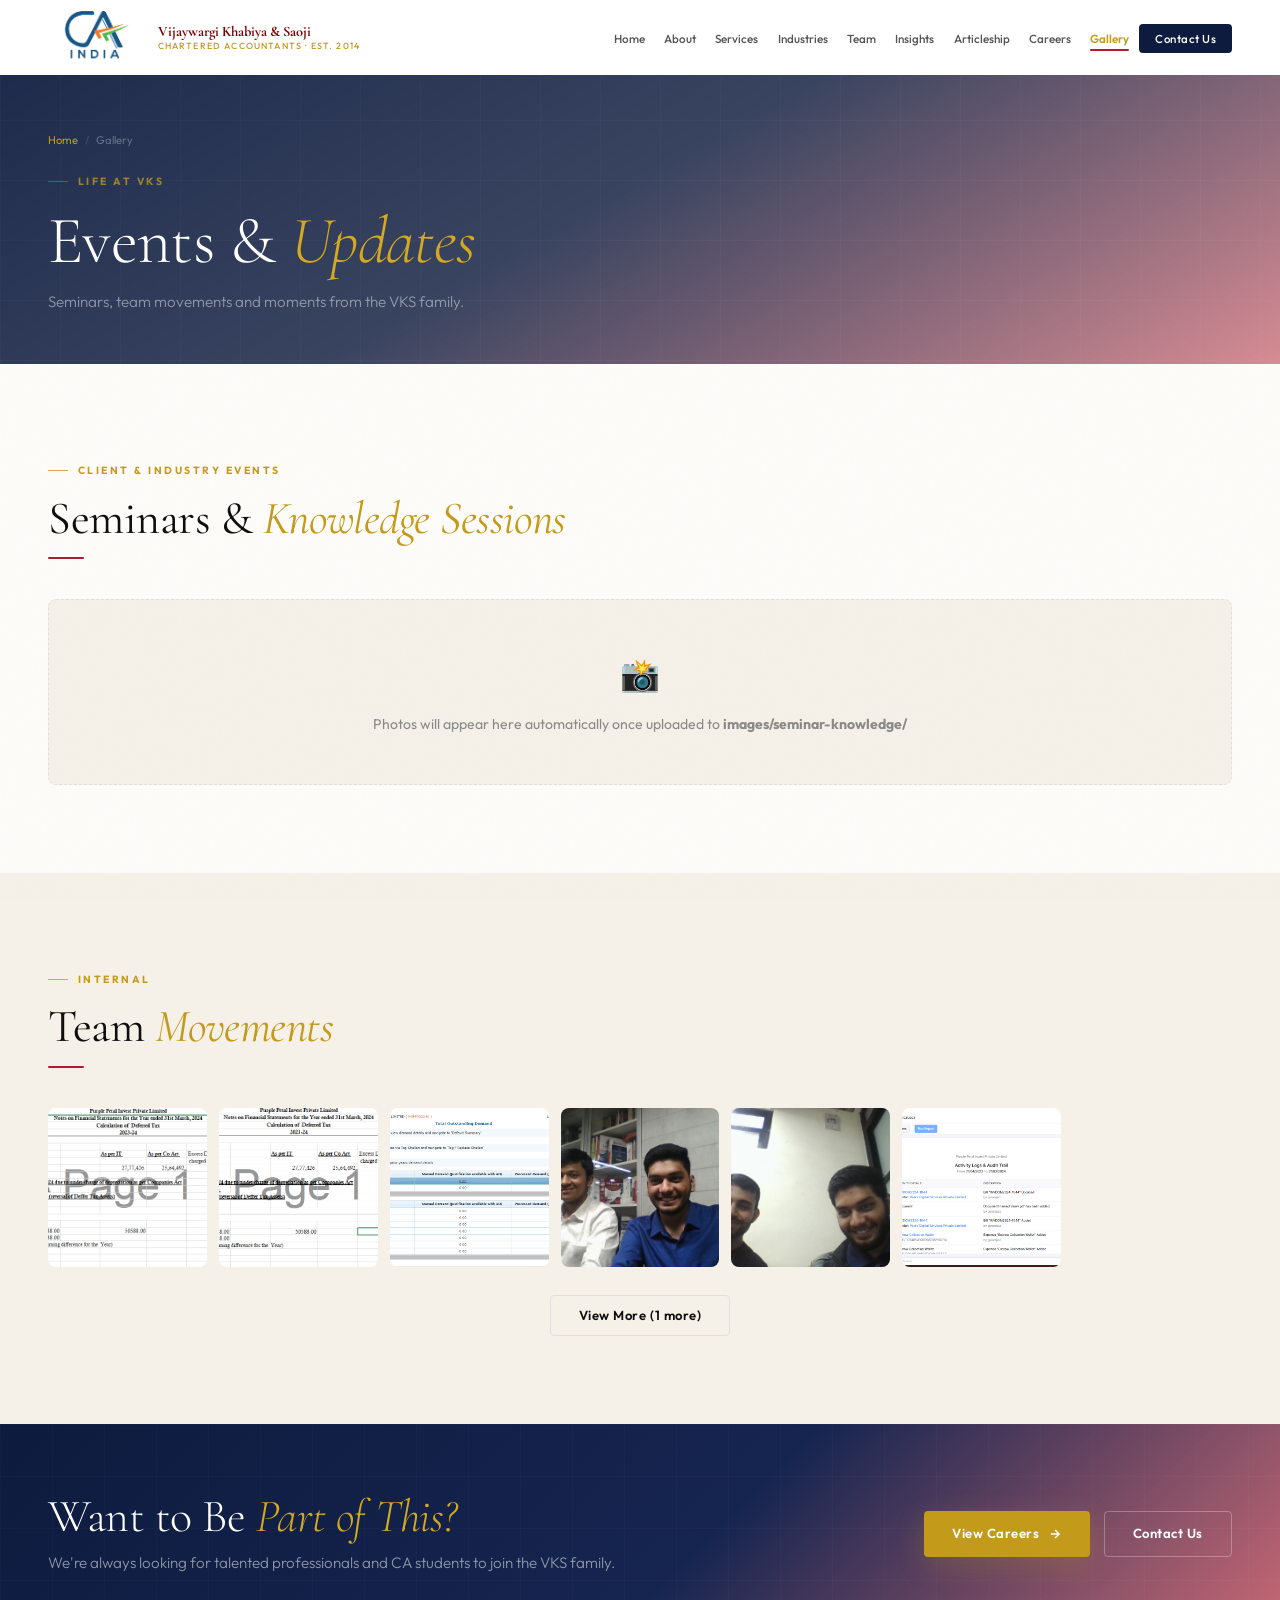
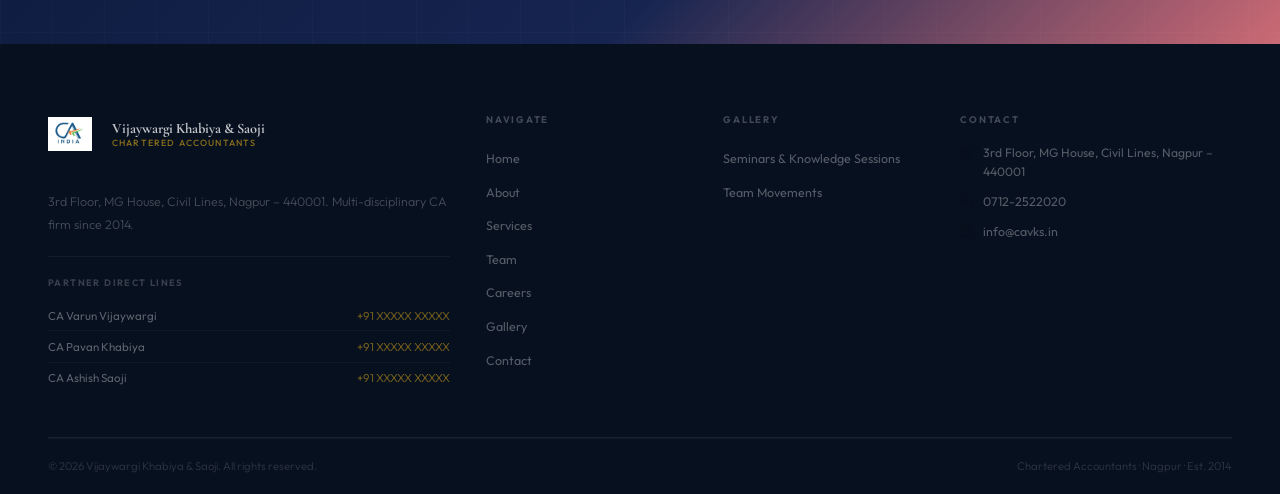
<file: gallery.html>
<!DOCTYPE html>
<html lang="en">
<head>
<meta charset="UTF-8"/>
<meta name="viewport" content="width=device-width,initial-scale=1.0"/>
<title>Gallery — Vijaywargi Khabiya &amp; Saoji | Events &amp; Updates</title>
<link rel="preconnect" href="https://fonts.googleapis.com"/>
<link rel="preconnect" href="https://fonts.gstatic.com" crossorigin/>
<link rel="stylesheet" href="https://fonts.googleapis.com/css2?family=Cormorant+Garamond:ital,wght@0,400;0,500;0,600;0,700;1,400;1,600&family=Outfit:wght@300;400;500;600;700&display=swap"/>
<link rel="stylesheet" href="style.css"/>
<style>
.gallery-empty{text-align:center;padding:3rem 1rem;color:var(--ink4);font-size:.88rem;background:var(--surf);border-radius:var(--r);border:1px dashed var(--line);grid-column:1/-1}
.gallery-empty span{display:block;font-size:2rem;margin-bottom:.75rem}
.gallery-grid{display:grid;grid-template-columns:repeat(auto-fill,minmax(140px,1fr));gap:.75rem}
.gallery-item{aspect-ratio:1/1;width:100%;overflow:hidden;border-radius:var(--r);cursor:pointer;position:relative;background:var(--surf)}
.gallery-item img{width:100%;height:100%;object-fit:cover;display:block;transition:transform .3s}
.gallery-item:hover img{transform:scale(1.05)}
.gallery-overlay{position:absolute;inset:0;background:rgba(13,27,62,0);transition:background .3s;display:flex;align-items:flex-end}
.gallery-item:hover .gallery-overlay{background:rgba(13,27,62,.45)}
.gallery-caption{color:#fff;font-size:.72rem;padding:.6rem .8rem;opacity:0;transition:opacity .3s;text-transform:capitalize}
.gallery-item:hover .gallery-caption{opacity:1}
.lb-overlay{position:fixed;inset:0;background:rgba(0,0,0,.92);z-index:9999;display:flex;align-items:center;justify-content:center;opacity:0;pointer-events:none;transition:opacity .25s}
.lb-overlay.open{opacity:1;pointer-events:all}
.lb-overlay img{max-width:90vw;max-height:88vh;object-fit:contain;border-radius:8px}
.lb-close{position:fixed;top:1.25rem;right:1.5rem;color:#fff;font-size:2rem;cursor:pointer;background:none;border:none;z-index:10000;line-height:1}
.lb-caption{position:fixed;bottom:1.5rem;left:0;right:0;text-align:center;color:rgba(255,255,255,.6);font-size:.8rem}
.lb-prev,.lb-next{position:fixed;top:50%;transform:translateY(-50%);background:rgba(255,255,255,.15);border:none;color:#fff;font-size:1.75rem;width:48px;height:48px;border-radius:50%;cursor:pointer;z-index:10000;display:flex;align-items:center;justify-content:center;transition:background .2s}
.lb-prev{left:1.25rem}
.lb-next{right:1.25rem}
.lb-prev:hover,.lb-next:hover{background:rgba(255,255,255,.3)}
.gallery-more-btn{grid-column:1/-1;text-align:center;margin-top:1rem}
</style>
</head>
<body>

<!-- NAV -->
<nav class="nav">
  <div class="container nav-inner">
    <a href="index.html" class="logo">
      <img src="images/logo.jpg" alt="CA India Logo" class="logo-img"/>
      <div class="logo-text">
        <span class="logo-firm">Vijaywargi Khabiya &amp; Saoji</span>
        <span class="logo-tag">Chartered Accountants · Est. 2014</span>
      </div>
    </a>
    <ul class="nav-links">
      <li><a href="index.html">Home</a></li>
      <li><a href="about.html">About</a></li>
      <li><a href="services.html">Services</a></li>
      <li><a href="industries.html">Industries</a></li>
      <li><a href="partners.html">Team</a></li>
      <li><a href="publications.html">Insights</a></li>
      <li><a href="articleship.html">Articleship</a></li>
      <li><a href="careers.html">Careers</a></li>
      <li><a href="gallery.html" class="nav-gallery-link active">Gallery</a></li>
      <li><a href="contact.html" class="nav-cta-btn">Contact Us</a></li>
    </ul>
    <button class="ham" aria-label="Menu"><span></span><span></span><span></span></button>
  </div>
</nav>
<div class="drawer">
  <a href="index.html">Home</a><a href="about.html">About</a><a href="services.html">Services</a>
  <a href="industries.html">Industries</a><a href="partners.html">Team</a>
  <a href="publications.html">Insights</a><a href="articleship.html">Articleship</a>
  <a href="careers.html">Careers</a>
  <a href="gallery.html">Gallery 🖼</a>
  <a href="contact.html">Contact →</a>
</div>

<!-- PAGE HEADER -->
<div class="ph">
  <div class="container ph-inner">
    <div class="breadcrumb"><a href="index.html">Home</a><span>/</span>Gallery</div>
    <span class="eyebrow">Life at VKS</span>
    <h1>Events &amp; <em>Updates</em></h1>
    <p style="max-width:min(520px,100%);margin-top:.75rem">Seminars, team movements and moments from the VKS family.</p>
  </div>
</div>

<!-- SEMINARS & KNOWLEDGE SESSIONS -->
<section class="pad" id="seminars">
  <div class="container">
    <div class="rv">
      <span class="eyebrow">Client &amp; Industry Events</span>
      <h2>Seminars &amp; <em style="color:var(--gold)">Knowledge Sessions</em></h2>
      <div class="rule"></div>
    </div>
    <div class="gallery-grid" id="gallery-seminar">
      <div class="gallery-empty"><span>📸</span>Photos will appear here automatically once uploaded to <strong>images/seminar-knowledge/</strong></div>
    </div>
  </div>
</section>

<!-- TEAM MOVEMENTS -->
<section class="pad" id="team-movements" style="background:var(--surf)">
  <div class="container">
    <div class="rv">
      <span class="eyebrow">Internal</span>
      <h2>Team <em style="color:var(--gold)">Movements</em></h2>
      <div class="rule"></div>
    </div>
    <div class="gallery-grid" id="gallery-team">
      <div class="gallery-empty"><span>📸</span>Photos will appear here automatically once uploaded to <strong>images/team-movements/</strong></div>
    </div>
  </div>
</section>

<!-- CTA -->
<section class="cta-strip">
  <div class="container"><div class="cta-inner">
    <div class="cta-copy rv"><h2>Want to Be <em>Part of This?</em></h2><p>We're always looking for talented professionals and CA students to join the VKS family.</p></div>
    <div class="cta-actions rv rv-d2">
      <a href="careers.html" class="btn btn-gold">View Careers <svg class="arr" viewBox="0 0 24 24" fill="none" stroke="currentColor" stroke-width="2.5"><path d="M5 12h14M12 5l7 7-7 7"/></svg></a>
      <a href="contact.html" class="btn btn-ghost">Contact Us</a>
    </div>
  </div></div>
</section>

<!-- FOOTER -->
<footer class="footer">
  <div class="container">
    <div class="footer-top">
      <div>
        <a href="index.html" class="logo" style="margin-bottom:1.1rem;display:inline-flex">
          <img src="images/logo.jpg" alt="Logo" style="width:44px;height:44px;object-fit:contain;flex-shrink:0"/>
          <div class="logo-text" style="margin-left:.65rem">
            <span class="logo-firm" style="color:rgba(255,255,255,.75)">Vijaywargi Khabiya &amp; Saoji</span>
            <span class="logo-tag" style="color:rgba(196,154,26,.7)">Chartered Accountants</span>
          </div>
        </a>
        <p class="ft-desc">3rd Floor, MG House, Civil Lines, Nagpur – 440001. Multi-disciplinary CA firm since 2014.</p>
        <div class="ft-partners">
          <h6>Partner Direct Lines</h6>
          <div class="ft-p-item"><span class="ft-p-name">CA Varun Vijaywargi</span><a href="tel:+91XXXXXXXXXX" class="ft-p-num">+91 XXXXX XXXXX</a></div>
          <div class="ft-p-item"><span class="ft-p-name">CA Pavan Khabiya</span><a href="tel:+91XXXXXXXXXX" class="ft-p-num">+91 XXXXX XXXXX</a></div>
          <div class="ft-p-item"><span class="ft-p-name">CA Ashish Saoji</span><a href="tel:+91XXXXXXXXXX" class="ft-p-num">+91 XXXXX XXXXX</a></div>
        </div>
      </div>
      <div class="ft-col"><h5>Navigate</h5><ul><li><a href="index.html">Home</a></li><li><a href="about.html">About</a></li><li><a href="services.html">Services</a></li><li><a href="partners.html">Team</a></li><li><a href="careers.html">Careers</a></li><li><a href="gallery.html">Gallery</a></li><li><a href="contact.html">Contact</a></li></ul></div>
      <div class="ft-col"><h5>Gallery</h5><ul><li><a href="gallery.html#seminars">Seminars &amp; Knowledge Sessions</a></li><li><a href="gallery.html#team-movements">Team Movements</a></li></ul></div>
      <div class="ft-col"><h5>Contact</h5><div class="ft-contact">
        <div class="ft-ci"><svg width="14" height="14" viewBox="0 0 24 24" fill="none" stroke="currentColor" stroke-width="2"><path d="M21 10c0 7-9 13-9 13s-9-6-9-13a9 9 0 0118 0z"/><circle cx="12" cy="10" r="3"/></svg><span>3rd Floor, MG House, Civil Lines, Nagpur – 440001</span></div>
        <div class="ft-ci"><svg width="14" height="14" viewBox="0 0 24 24" fill="none" stroke="currentColor" stroke-width="2"><path d="M22 16.92v3a2 2 0 01-2.18 2 19.79 19.79 0 01-8.63-3.07A19.5 19.5 0 013.07 10.8a19.79 19.79 0 01-3.07-8.68A2 2 0 012 0h3a2 2 0 012 1.72c.128.96.341 1.903.637 2.822a2 2 0 01-.45 2.109L6.09 7.91a16 16 0 006 6l1.27-1.27a2 2 0 012.11-.45c.92.296 1.86.51 2.82.637A2 2 0 0122 16.92z"/></svg><span><a href="tel:07122522020">0712-2522020</a></span></div>
        <div class="ft-ci"><svg width="14" height="14" viewBox="0 0 24 24" fill="none" stroke="currentColor" stroke-width="2"><path d="M4 4h16c1.1 0 2 .9 2 2v12c0 1.1-.9 2-2 2H4c-1.1 0-2-.9-2-2V6c0-1.1.9-2 2-2z"/><polyline points="22,6 12,13 2,6"/></svg><span><a href="mailto:info@cavks.in">info@cavks.in</a></span></div>
      </div></div>
    </div>
    <div class="footer-bottom"><p>&copy; 2026 Vijaywargi Khabiya &amp; Saoji. All rights reserved.</p><p>Chartered Accountants · Nagpur · Est. 2014</p></div>
  </div>
</footer>

<button class="stt" aria-label="Back to top">
  <svg width="16" height="16" viewBox="0 0 24 24" fill="none" stroke="currentColor" stroke-width="2.5"><path d="M18 15l-6-6-6 6"/></svg>
</button>

<nav class="mob-nav"><div class="mob-nav-inner">
  <a href="index.html" class="mob-nav-item"><svg viewBox="0 0 24 24" fill="none" stroke="currentColor" stroke-width="2"><path d="M3 9l9-7 9 7v11a2 2 0 01-2 2H5a2 2 0 01-2-2z"/></svg>Home</a>
  <a href="services.html" class="mob-nav-item"><svg viewBox="0 0 24 24" fill="none" stroke="currentColor" stroke-width="2"><path d="M9 5H7a2 2 0 00-2 2v12a2 2 0 002 2h10a2 2 0 002-2V7a2 2 0 00-2-2h-2M9 5a2 2 0 002 2h2a2 2 0 002-2M9 5a2 2 0 012-2h2a2 2 0 012 2"/></svg>Services</a>
  <a href="partners.html" class="mob-nav-item"><svg viewBox="0 0 24 24" fill="none" stroke="currentColor" stroke-width="2"><path d="M17 21v-2a4 4 0 00-4-4H5a4 4 0 00-4 4v2"/><circle cx="9" cy="7" r="4"/><path d="M23 21v-2a4 4 0 00-3-3.87"/><path d="M16 3.13a4 4 0 010 7.75"/></svg>Team</a>
  <a href="careers.html" class="mob-nav-item"><svg viewBox="0 0 24 24" fill="none" stroke="currentColor" stroke-width="2"><rect x="2" y="7" width="20" height="14" rx="2"/><path d="M16 7V5a2 2 0 00-2-2h-4a2 2 0 00-2 2v2"/></svg>Careers</a>
  <a href="contact.html" class="mob-nav-item"><svg viewBox="0 0 24 24" fill="none" stroke="currentColor" stroke-width="2"><path d="M22 16.92v3a2 2 0 01-2.18 2 19.79 19.79 0 01-8.63-3.07A19.5 19.5 0 013.07 10.8a19.79 19.79 0 01-3.07-8.68A2 2 0 012 0h3a2 2 0 012 1.72c.128.96.341 1.903.637 2.822a2 2 0 01-.45 2.109L6.09 7.91a16 16 0 006 6l1.27-1.27a2 2 0 012.11-.45c.92.296 1.86.51 2.82.637A2 2 0 0122 16.92z"/></svg>Contact</a>
</div></nav>

<script src="main.js"></script>
<script>
/* ── GALLERY STORE ── */
const galleryStore = {};

/* ── LIGHTBOX ── */
let lbImages = [], lbIndex = 0;
const lb = document.createElement('div');
lb.className = 'lb-overlay';
lb.innerHTML = '<button class="lb-close" id="lbClose">✕</button><button class="lb-prev" id="lbPrev">&#8592;</button><img id="lbImg"/><button class="lb-next" id="lbNext">&#8594;</button><div class="lb-caption" id="lbCap"></div>';
document.body.appendChild(lb);

document.getElementById('lbClose').onclick = closeLB;
document.getElementById('lbPrev').onclick  = function(){ lbNav(-1); };
document.getElementById('lbNext').onclick  = function(){ lbNav(1); };
lb.addEventListener('click', function(e){ if(e.target===lb) closeLB(); });

document.addEventListener('keydown', function(e){
  if(!lb.classList.contains('open')) return;
  if(e.key==='Escape') closeLB();
  if(e.key==='ArrowLeft') lbNav(-1);
  if(e.key==='ArrowRight') lbNav(1);
});

var swipeX = 0;
lb.addEventListener('touchstart', function(e){ swipeX = e.touches[0].clientX; }, {passive:true});
lb.addEventListener('touchend', function(e){
  var diff = swipeX - e.changedTouches[0].clientX;
  if(Math.abs(diff) > 45) lbNav(diff > 0 ? 1 : -1);
});

function openLB(containerId, index){
  lbImages = galleryStore[containerId];
  lbIndex = index;
  showLB();
  lb.classList.add('open');
  document.body.classList.add('no-scroll');
}
function showLB(){
  document.getElementById('lbImg').src = lbImages[lbIndex].src;
  document.getElementById('lbCap').textContent = lbImages[lbIndex].cap;
}
function lbNav(dir){
  lbIndex = (lbIndex + dir + lbImages.length) % lbImages.length;
  showLB();
}
function closeLB(){
  lb.classList.remove('open');
  document.body.classList.remove('no-scroll');
}

/* ── FETCH & RENDER ── */
fetch('gallery-manifest.json?v=' + Date.now())
  .then(function(r){ return r.json(); })
  .then(function(data){
    loadGallery('gallery-seminar', data['seminar-knowledge'], 'images/seminar-knowledge/');
    loadGallery('gallery-team',    data['team-movements'],   'images/team-movements/');
  })
  .catch(function(){});

function loadGallery(containerId, files, basePath){
  if(!files || files.length === 0) return;
  var grid = document.getElementById(containerId);
  if(!grid) return;
  grid.innerHTML = '';

  var allImgs = files.map(function(file){
    return {
      src: basePath + file,
      cap: file.replace(/\.[^.]+$/, '').replace(/[-_]/g, ' ')
    };
  });
  galleryStore[containerId] = allImgs;

  var limit = 6;
  renderItems(containerId, allImgs, 0, Math.min(limit, allImgs.length));

  if(allImgs.length > limit){
    var wrap = document.createElement('div');
    wrap.className = 'gallery-more-btn';
    var btn = document.createElement('button');
    btn.className = 'btn btn-outline';
    btn.textContent = 'View More (' + (allImgs.length - limit) + ' more)';
    btn.onclick = function(){
      wrap.remove();
      renderItems(containerId, allImgs, limit, allImgs.length);
    };
    wrap.appendChild(btn);
    grid.appendChild(wrap);
  }
}

function renderItems(containerId, allImgs, from, to){
  var grid = document.getElementById(containerId);
  for(var i = from; i < to; i++){
    var img = allImgs[i];
    var div = document.createElement('div');
    div.className = 'gallery-item vis';
    div.setAttribute('data-idx', i);
    div.setAttribute('data-cid', containerId);
    div.onclick = (function(cid, idx){
      return function(){ openLB(cid, idx); };
    })(containerId, i);
    div.innerHTML = '<img src="' + img.src + '" alt="' + img.cap + '" loading="lazy"/>'
      + '<div class="gallery-overlay"><div class="gallery-caption">' + img.cap + '</div></div>';
    grid.appendChild(div);
  }
}
</script>
</body>
</html>
</file>
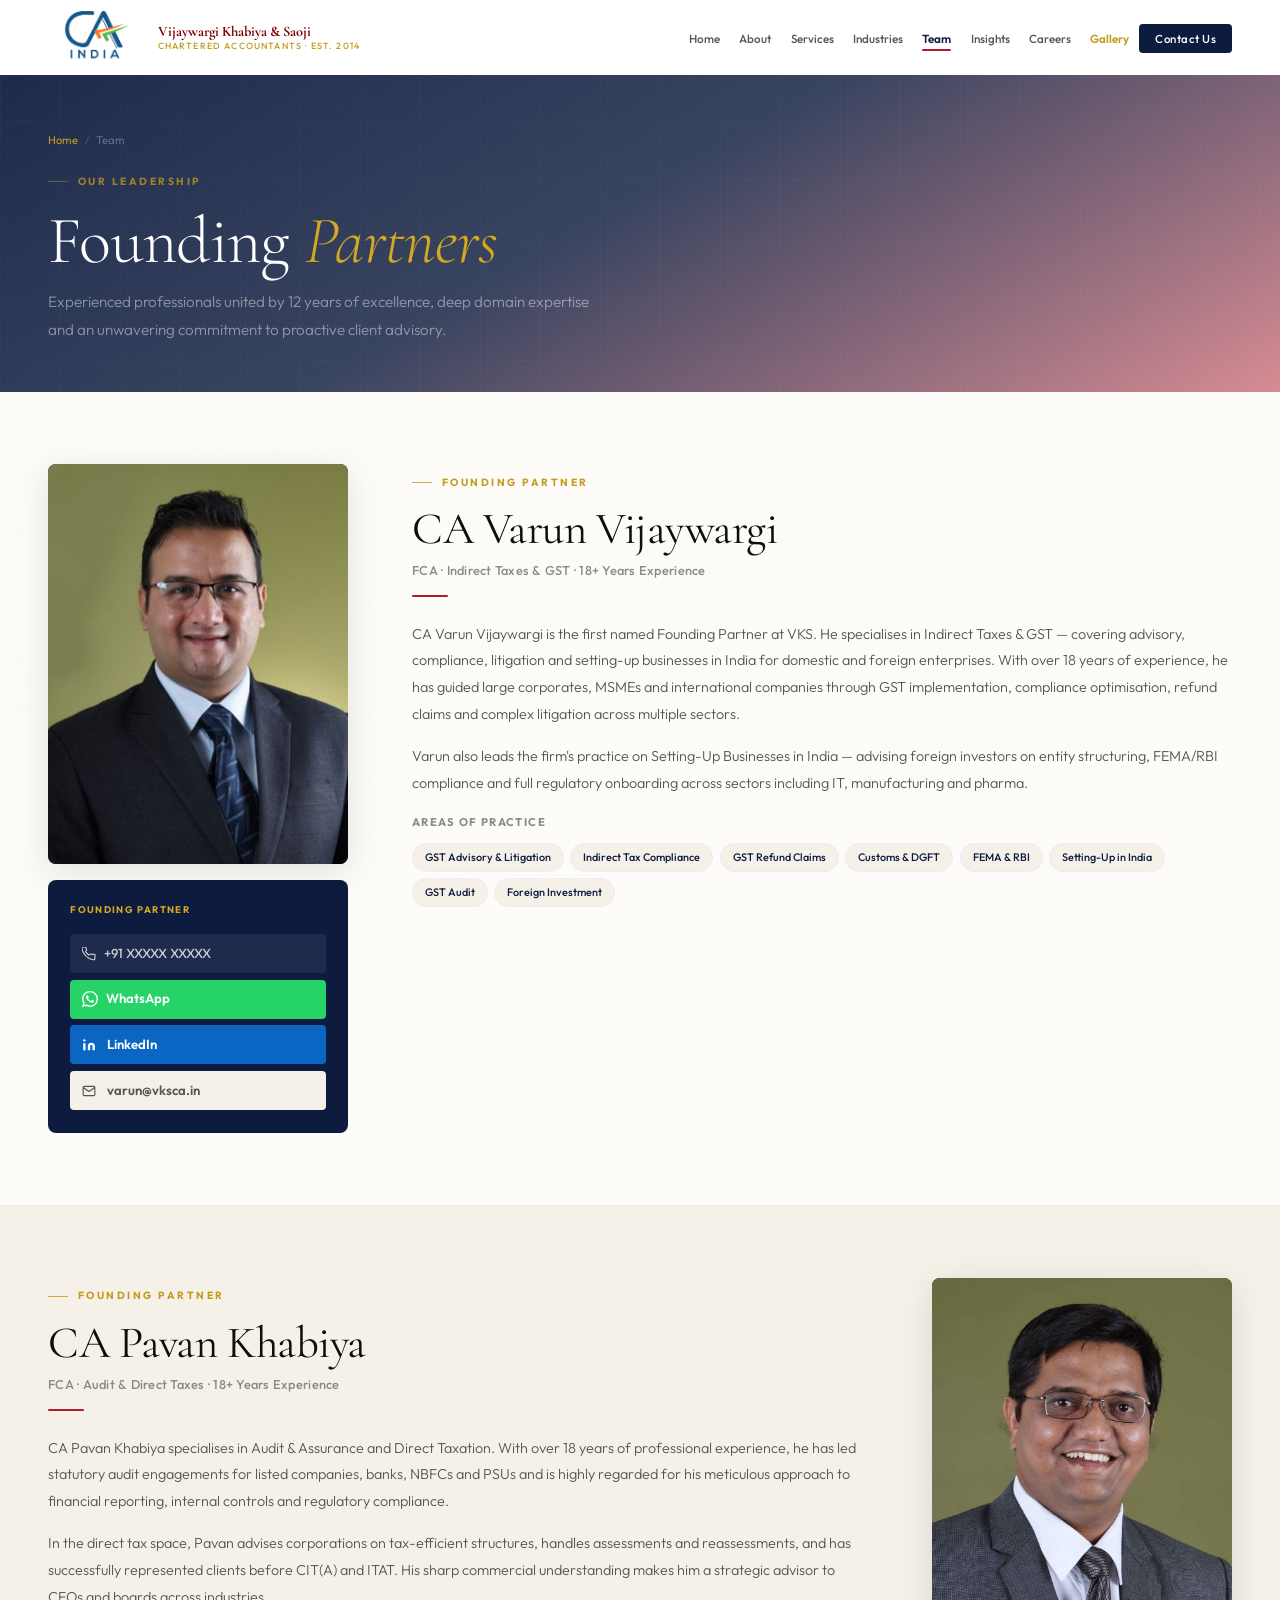
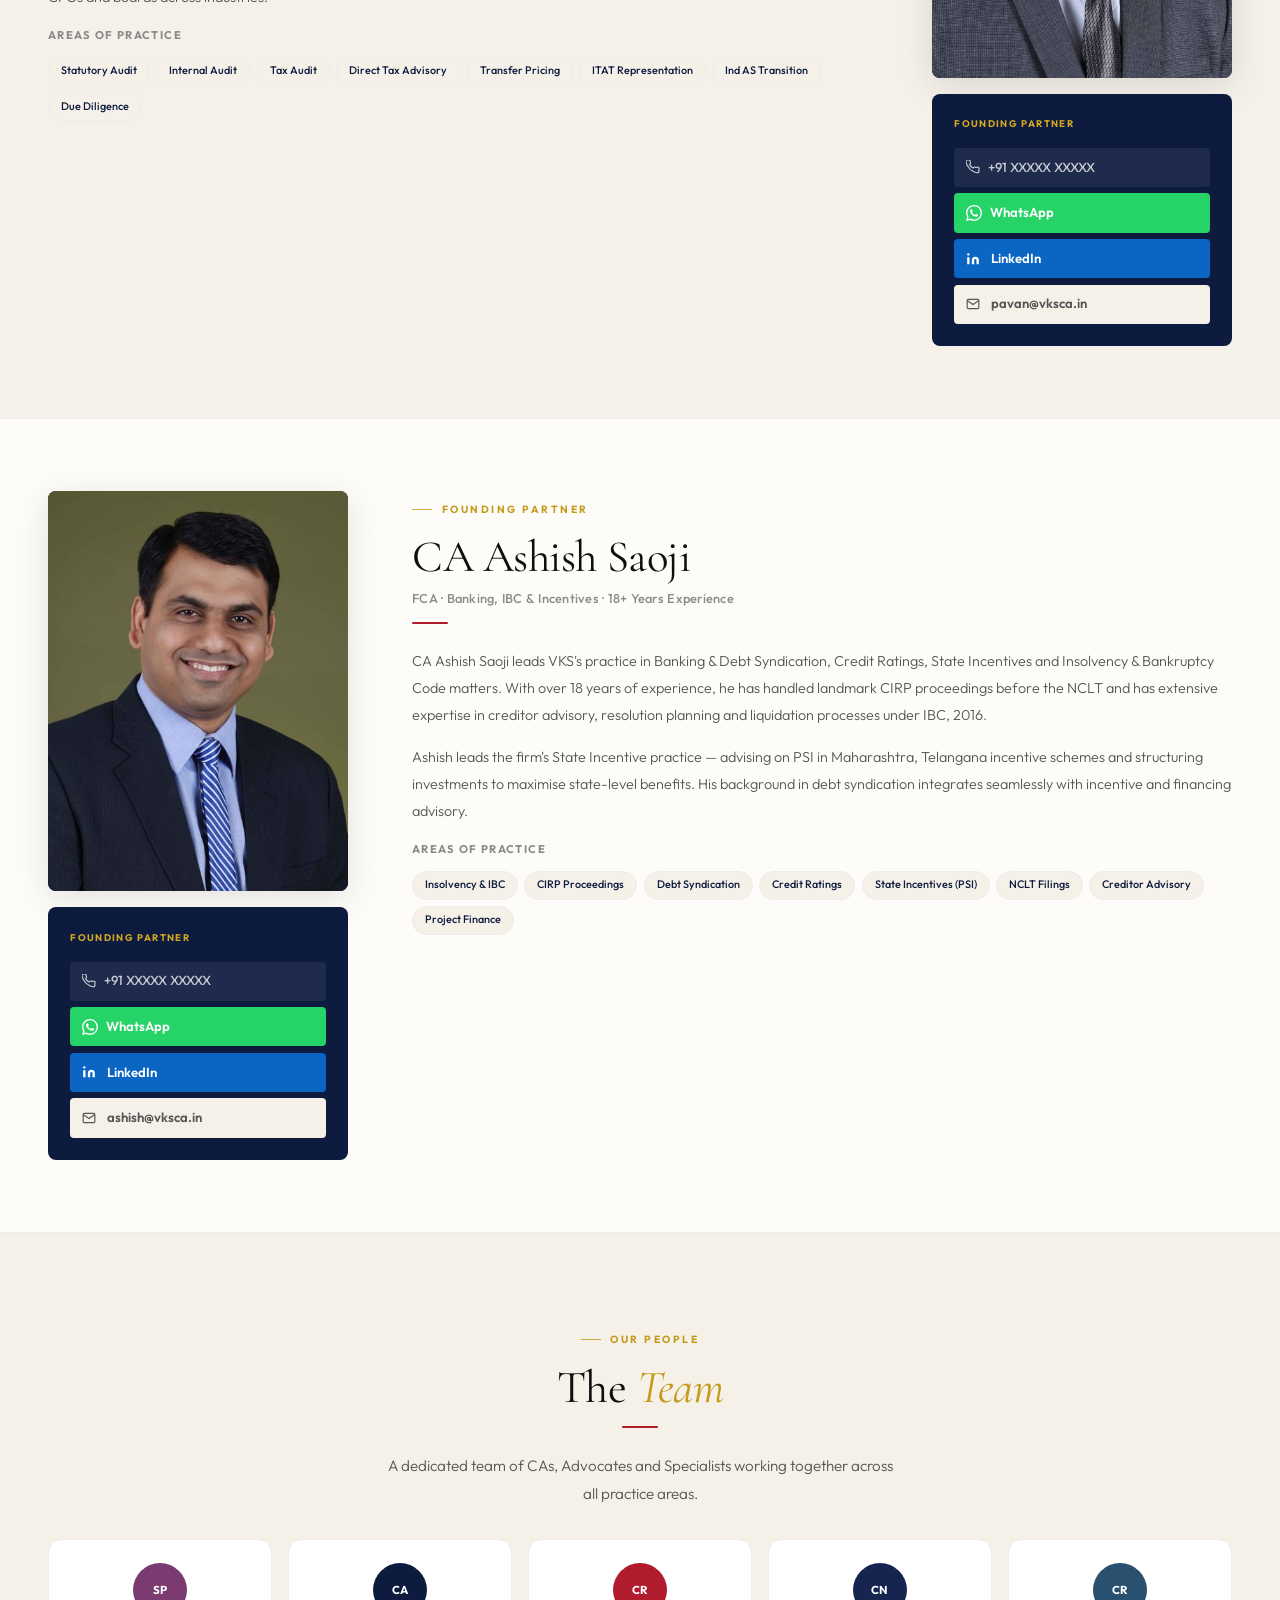
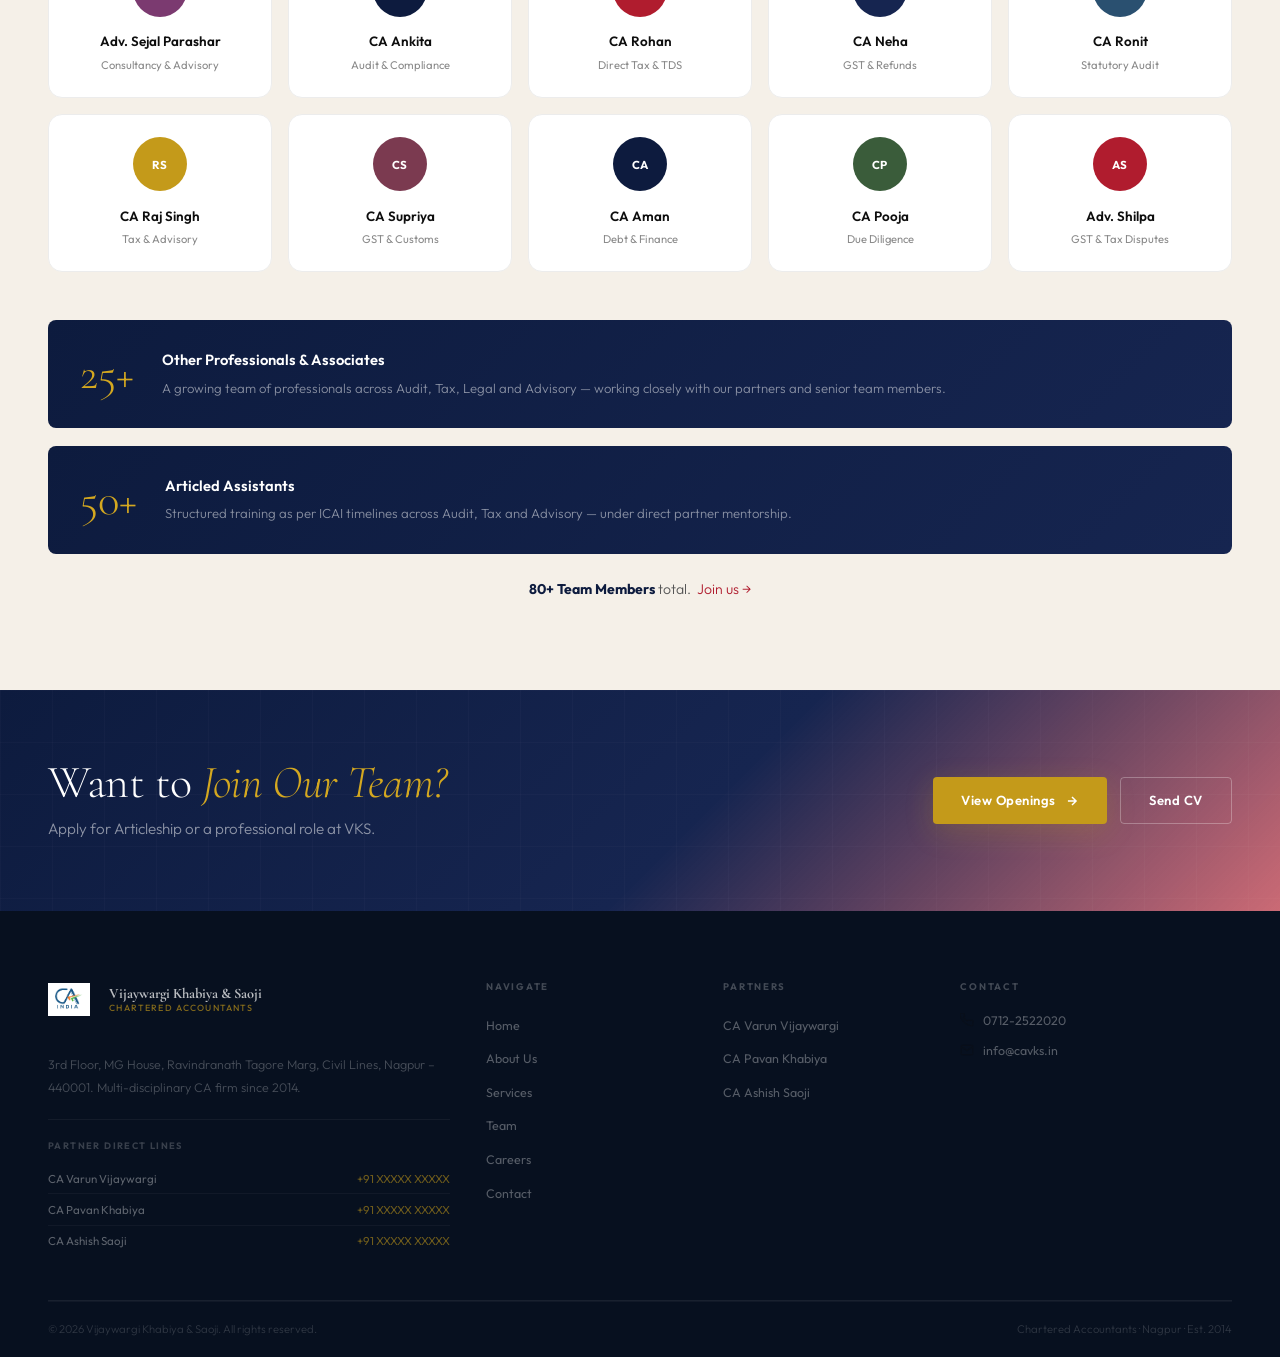
<file: partners.html>
<!DOCTYPE html>
<html lang="en">
<head>
<meta charset="UTF-8"/>
<meta name="viewport" content="width=device-width,initial-scale=1.0"/>
<title>Our Team — Vijaywargi Khabiya &amp; Saoji | Chartered Accountants Nagpur</title>
<meta name="description" content="Meet the founding partners and team of VKS — CA Varun Vijaywargi, CA Pavan Khabiya, CA Ashish Saoji and our wider team of 80+ professionals."/>
<link rel="preconnect" href="https://fonts.googleapis.com"/>
<link rel="preconnect" href="https://fonts.gstatic.com" crossorigin/>
<link rel="stylesheet" href="https://fonts.googleapis.com/css2?family=Cormorant+Garamond:ital,wght@0,300;0,400;0,500;0,600;1,300;1,400;1,600&family=Outfit:wght@300;400;500;600;700&display=swap"/>
<link rel="stylesheet" href="style.css"/>
<style>
/* Partners page — feature sections */
.partner-feature{padding:72px 0;border-bottom:1px solid var(--line2)}
.partner-feature:last-of-type{border:none}

/* Fix: sticky side card always shows image */
.pf-img-wrap{width:100%;aspect-ratio:3/4;overflow:hidden;border-radius:var(--r);box-shadow:var(--sh-md);margin-bottom:1rem;background:linear-gradient(135deg,var(--navy),var(--navy2))}
.pf-img-wrap img{width:100%;height:100%;object-fit:cover;object-position:top center;display:block}
.pf-info-card{background:var(--navy);border-radius:var(--r);padding:1.4rem}

/* Team grid */
.tm-grid{display:grid;grid-template-columns:repeat(5,1fr);gap:1rem;margin-top:2rem}
.tm-card{background:var(--white);border:1px solid var(--line2);border-radius:var(--rl);padding:1.4rem 1rem;text-align:center;transition:all var(--t)}
.tm-card:hover{box-shadow:var(--sh-md);transform:translateY(-4px);border-color:var(--gold)}
.tm-av{width:54px;height:54px;border-radius:50%;display:flex;align-items:center;justify-content:center;font-size:.72rem;font-weight:700;color:var(--white);margin:0 auto .85rem;letter-spacing:.04em}
.tm-name{font-size:.84rem;font-weight:600;color:var(--ink);margin-bottom:.22rem}
.tm-spec{font-size:.7rem;color:var(--ink4)}

@media(max-width:900px){.tm-grid{grid-template-columns:repeat(3,1fr)}}
</style>
</head>
<body>

<!-- NAV -->
<nav class="nav">
  <div class="container nav-inner">
    <a href="index.html" class="logo">
      <img src="images/logo.jpg" alt="VKS CA" class="logo-img" loading="eager"/>
      <div class="logo-text">
        <span class="logo-firm">Vijaywargi Khabiya &amp; Saoji</span>
        <span class="logo-tag">Chartered Accountants · Est. 2014</span>
      </div>
    </a>
    <ul class="nav-links">
      <li><a href="index.html">Home</a></li>
      <li><a href="about.html">About</a></li>
      <li><a href="services.html">Services</a></li>
      <li><a href="industries.html">Industries</a></li>
      <li><a href="partners.html" class="active">Team</a></li>
      <li><a href="publications.html">Insights</a></li>
      <li><a href="careers.html">Careers</a></li>
      <li><a href="gallery.html" class="nav-gallery-link">Gallery</a></li>
      <li><a href="contact.html" class="nav-cta-btn">Contact Us</a></li>
    </ul>
    <button class="ham" aria-label="Menu"><span></span><span></span><span></span></button>
  </div>
</nav>
<div class="drawer">
  <a href="index.html">Home</a><a href="about.html">About</a><a href="services.html">Services</a>
  <a href="industries.html">Industries</a><a href="partners.html">Team</a>
  <a href="publications.html">Insights</a><a href="careers.html">Careers</a>
  <a href="gallery.html">Gallery 🖼</a><a href="contact.html">Contact →</a>
</div>

<!-- PAGE HEADER -->
<div class="ph">
  <div class="container ph-inner">
    <div class="breadcrumb"><a href="index.html">Home</a><span>/</span>Team</div>
    <span class="eyebrow">Our Leadership</span>
    <h1>Founding <em>Partners</em></h1>
    <p style="max-width:min(560px,100%);margin-top:.75rem">Experienced professionals united by 12 years of excellence, deep domain expertise and an unwavering commitment to proactive client advisory.</p>
  </div>
</div>

<!-- ══ CA VARUN VIJAYWARGI ══ -->
<section class="partner-feature" id="varun">
  <div class="container">
    <div class="pf-layout">
      <div class="pf-img-col">
        <div class="pf-sticky">
          <div class="pf-img-wrap rv-scale">
            <img src="images/varun.jpg" alt="CA Varun Vijaywargi" loading="lazy"/>
          </div>
          <div class="pf-info-card">
            <div class="pf-badge">Founding Partner</div>
            <a href="tel:+91XXXXXXXXXX" class="pf-mobile-link">
              <svg width="14" height="14" viewBox="0 0 24 24" fill="none" stroke="currentColor" stroke-width="2"><path d="M22 16.92v3a2 2 0 01-2.18 2 19.79 19.79 0 01-8.63-3.07A19.5 19.5 0 013.07 10.8a19.79 19.79 0 01-3.07-8.68A2 2 0 012 0h3a2 2 0 012 1.72 12.84 12.84 0 00.7 2.81 2 2 0 01-.45 2.11L6.09 7.91a16 16 0 006 6l1.27-1.27a2 2 0 012.11-.45 12.84 12.84 0 002.81.7A2 2 0 0122 16z"/></svg>
              +91 XXXXX XXXXX
            </a>
            <a href="https://wa.me/91XXXXXXXXXX" class="pf-wa-link" target="_blank" rel="noopener">
              <svg width="16" height="16" viewBox="0 0 24 24" fill="currentColor" xmlns="http://www.w3.org/2000/svg"><path d="M17.472 14.382c-.297-.149-1.758-.867-2.03-.967-.273-.099-.471-.148-.67.15-.197.297-.767.966-.94 1.164-.173.199-.347.223-.644.075-.297-.15-1.255-.463-2.39-1.475-.883-.788-1.48-1.761-1.653-2.059-.173-.297-.018-.458.13-.606.134-.133.298-.347.446-.52.149-.174.198-.298.298-.497.099-.198.05-.371-.025-.52-.075-.149-.669-1.612-.916-2.207-.242-.579-.487-.5-.669-.51a2.678 2.678 0 00-.57-.01c-.198 0-.52.074-.792.372-.272.297-1.04 1.016-1.04 2.479 0 1.462 1.065 2.875 1.213 3.074.149.198 2.096 3.2 5.077 4.487.709.306 1.262.489 1.694.625.712.227 1.36.195 1.871.118.571-.085 1.758-.719 2.006-1.413.248-.694.248-1.289.173-1.413-.074-.124-.272-.198-.57-.347m-5.421 7.403h-.004a9.87 9.87 0 01-5.031-1.378l-.361-.214-3.741.982.998-3.648-.235-.374a9.86 9.86 0 01-1.51-5.26c.001-5.45 4.436-9.884 9.888-9.884 2.64 0 5.122 1.03 6.988 2.898a9.825 9.825 0 012.893 6.994c-.003 5.45-4.437 9.884-9.885 9.884m8.413-18.297A11.815 11.815 0 0012.05 0C5.495 0 .16 5.335.157 11.892c0 2.096.547 4.142 1.588 5.945L.057 24l6.305-1.654a11.882 11.882 0 005.683 1.448h.005c6.554 0 11.89-5.335 11.893-11.893a11.821 11.821 0 00-3.48-8.413z"/></svg>
              WhatsApp
            </a>
            <a href="#" class="pf-linkedin" target="_blank" rel="noopener">
              <svg viewBox="0 0 24 24" fill="currentColor" width="14" height="14"><path d="M16 8a6 6 0 016 6v7h-4v-7a2 2 0 00-2-2 2 2 0 00-2 2v7h-4v-7a6 6 0 016-6zM2 9h4v12H2z"/><circle cx="4" cy="4" r="2"/></svg>&nbsp;LinkedIn
            </a>
            <a href="mailto:varun@vksca.in" class="pf-email">
              <svg viewBox="0 0 24 24" fill="none" stroke="currentColor" stroke-width="2" width="14" height="14"><path d="M4 4h16c1.1 0 2 .9 2 2v12c0 1.1-.9 2-2 2H4c-1.1 0-2-.9-2-2V6c0-1.1.9-2 2-2z"/><polyline points="22,6 12,13 2,6"/></svg>&nbsp;varun@vksca.in
            </a>
          </div>
        </div>
      </div>
      <div class="pf-content">
        <span class="eyebrow rv">Founding Partner</span>
        <h2 class="pf-name rv rv-d1">CA Varun Vijaywargi</h2>
        <div class="pf-spec rv rv-d1">FCA · Indirect Taxes &amp; GST · 18+ Years Experience</div>
        <div class="rule rv rv-d2"></div>
        <p class="pf-bio rv rv-d2">CA Varun Vijaywargi is the first named Founding Partner at VKS. He specialises in Indirect Taxes &amp; GST — covering advisory, compliance, litigation and setting-up businesses in India for domestic and foreign enterprises. With over 18 years of experience, he has guided large corporates, MSMEs and international companies through GST implementation, compliance optimisation, refund claims and complex litigation across multiple sectors.</p>
        <p class="pf-bio rv rv-d2">Varun also leads the firm's practice on Setting-Up Businesses in India — advising foreign investors on entity structuring, FEMA/RBI compliance and full regulatory onboarding across sectors including IT, manufacturing and pharma.</p>
        <div class="pf-areas rv rv-d3">
          <h4>Areas of Practice</h4>
          <div class="pf-tags">
            <span class="pf-tag">GST Advisory &amp; Litigation</span>
            <span class="pf-tag">Indirect Tax Compliance</span>
            <span class="pf-tag">GST Refund Claims</span>
            <span class="pf-tag">Customs &amp; DGFT</span>
            <span class="pf-tag">FEMA &amp; RBI</span>
            <span class="pf-tag">Setting-Up in India</span>
            <span class="pf-tag">GST Audit</span>
            <span class="pf-tag">Foreign Investment</span>
          </div>
        </div>
      </div>
    </div>
  </div>
</section>

<!-- ══ CA PAVAN KHABIYA ══ -->
<section class="partner-feature" id="pavan" style="background:var(--surf)">
  <div class="container">
    <div class="pf-layout flip">
      <div class="pf-img-col">
        <div class="pf-sticky">
          <div class="pf-img-wrap rv-scale">
            <img src="images/pavan.jpg" alt="CA Pavan Khabiya" loading="lazy"/>
          </div>
          <div class="pf-info-card">
            <div class="pf-badge">Founding Partner</div>
            <a href="tel:+91XXXXXXXXXX" class="pf-mobile-link"><svg width="14" height="14" viewBox="0 0 24 24" fill="none" stroke="currentColor" stroke-width="2"><path d="M22 16.92v3a2 2 0 01-2.18 2 19.79 19.79 0 01-8.63-3.07A19.5 19.5 0 013.07 10.8a19.79 19.79 0 01-3.07-8.68A2 2 0 012 0h3a2 2 0 012 1.72 12.84 12.84 0 00.7 2.81 2 2 0 01-.45 2.11L6.09 7.91a16 16 0 006 6l1.27-1.27a2 2 0 012.11-.45 12.84 12.84 0 002.81.7A2 2 0 0122 16z"/></svg>+91 XXXXX XXXXX</a>
            <a href="https://wa.me/91XXXXXXXXXX" class="pf-wa-link" target="_blank" rel="noopener"><svg width="16" height="16" viewBox="0 0 24 24" fill="currentColor" xmlns="http://www.w3.org/2000/svg"><path d="M17.472 14.382c-.297-.149-1.758-.867-2.03-.967-.273-.099-.471-.148-.67.15-.197.297-.767.966-.94 1.164-.173.199-.347.223-.644.075-.297-.15-1.255-.463-2.39-1.475-.883-.788-1.48-1.761-1.653-2.059-.173-.297-.018-.458.13-.606.134-.133.298-.347.446-.52.149-.174.198-.298.298-.497.099-.198.05-.371-.025-.52-.075-.149-.669-1.612-.916-2.207-.242-.579-.487-.5-.669-.51a2.678 2.678 0 00-.57-.01c-.198 0-.52.074-.792.372-.272.297-1.04 1.016-1.04 2.479 0 1.462 1.065 2.875 1.213 3.074.149.198 2.096 3.2 5.077 4.487.709.306 1.262.489 1.694.625.712.227 1.36.195 1.871.118.571-.085 1.758-.719 2.006-1.413.248-.694.248-1.289.173-1.413-.074-.124-.272-.198-.57-.347m-5.421 7.403h-.004a9.87 9.87 0 01-5.031-1.378l-.361-.214-3.741.982.998-3.648-.235-.374a9.86 9.86 0 01-1.51-5.26c.001-5.45 4.436-9.884 9.888-9.884 2.64 0 5.122 1.03 6.988 2.898a9.825 9.825 0 012.893 6.994c-.003 5.45-4.437 9.884-9.885 9.884m8.413-18.297A11.815 11.815 0 0012.05 0C5.495 0 .16 5.335.157 11.892c0 2.096.547 4.142 1.588 5.945L.057 24l6.305-1.654a11.882 11.882 0 005.683 1.448h.005c6.554 0 11.89-5.335 11.893-11.893a11.821 11.821 0 00-3.48-8.413z"/></svg>WhatsApp</a>
            <a href="#" class="pf-linkedin" target="_blank" rel="noopener"><svg viewBox="0 0 24 24" fill="currentColor" width="14" height="14"><path d="M16 8a6 6 0 016 6v7h-4v-7a2 2 0 00-2-2 2 2 0 00-2 2v7h-4v-7a6 6 0 016-6zM2 9h4v12H2z"/><circle cx="4" cy="4" r="2"/></svg>&nbsp;LinkedIn</a>
            <a href="mailto:pavan@vksca.in" class="pf-email"><svg viewBox="0 0 24 24" fill="none" stroke="currentColor" stroke-width="2" width="14" height="14"><path d="M4 4h16c1.1 0 2 .9 2 2v12c0 1.1-.9 2-2 2H4c-1.1 0-2-.9-2-2V6c0-1.1.9-2 2-2z"/><polyline points="22,6 12,13 2,6"/></svg>&nbsp;pavan@vksca.in</a>
          </div>
        </div>
      </div>
      <div class="pf-content">
        <span class="eyebrow rv">Founding Partner</span>
        <h2 class="pf-name rv rv-d1">CA Pavan Khabiya</h2>
        <div class="pf-spec rv rv-d1">FCA · Audit &amp; Direct Taxes · 18+ Years Experience</div>
        <div class="rule rv rv-d2"></div>
        <p class="pf-bio rv rv-d2">CA Pavan Khabiya specialises in Audit &amp; Assurance and Direct Taxation. With over 18 years of professional experience, he has led statutory audit engagements for listed companies, banks, NBFCs and PSUs and is highly regarded for his meticulous approach to financial reporting, internal controls and regulatory compliance.</p>
        <p class="pf-bio rv rv-d2">In the direct tax space, Pavan advises corporations on tax-efficient structures, handles assessments and reassessments, and has successfully represented clients before CIT(A) and ITAT. His sharp commercial understanding makes him a strategic advisor to CFOs and boards across industries.</p>
        <div class="pf-areas rv rv-d3">
          <h4>Areas of Practice</h4>
          <div class="pf-tags">
            <span class="pf-tag">Statutory Audit</span>
            <span class="pf-tag">Internal Audit</span>
            <span class="pf-tag">Tax Audit</span>
            <span class="pf-tag">Direct Tax Advisory</span>
            <span class="pf-tag">Transfer Pricing</span>
            <span class="pf-tag">ITAT Representation</span>
            <span class="pf-tag">Ind AS Transition</span>
            <span class="pf-tag">Due Diligence</span>
          </div>
        </div>
      </div>
    </div>
  </div>
</section>

<!-- ══ CA ASHISH SAOJI ══ -->
<section class="partner-feature" id="ashish">
  <div class="container">
    <div class="pf-layout">
      <div class="pf-img-col">
        <div class="pf-sticky">
          <div class="pf-img-wrap rv-scale">
            <img src="images/ashish.jpg" alt="CA Ashish Saoji" loading="lazy"/>
          </div>
          <div class="pf-info-card">
            <div class="pf-badge">Founding Partner</div>
            <a href="tel:+91XXXXXXXXXX" class="pf-mobile-link"><svg width="14" height="14" viewBox="0 0 24 24" fill="none" stroke="currentColor" stroke-width="2"><path d="M22 16.92v3a2 2 0 01-2.18 2 19.79 19.79 0 01-8.63-3.07A19.5 19.5 0 013.07 10.8a19.79 19.79 0 01-3.07-8.68A2 2 0 012 0h3a2 2 0 012 1.72 12.84 12.84 0 00.7 2.81 2 2 0 01-.45 2.11L6.09 7.91a16 16 0 006 6l1.27-1.27a2 2 0 012.11-.45 12.84 12.84 0 002.81.7A2 2 0 0122 16z"/></svg>+91 XXXXX XXXXX</a>
            <a href="https://wa.me/91XXXXXXXXXX" class="pf-wa-link" target="_blank" rel="noopener"><svg width="16" height="16" viewBox="0 0 24 24" fill="currentColor" xmlns="http://www.w3.org/2000/svg"><path d="M17.472 14.382c-.297-.149-1.758-.867-2.03-.967-.273-.099-.471-.148-.67.15-.197.297-.767.966-.94 1.164-.173.199-.347.223-.644.075-.297-.15-1.255-.463-2.39-1.475-.883-.788-1.48-1.761-1.653-2.059-.173-.297-.018-.458.13-.606.134-.133.298-.347.446-.52.149-.174.198-.298.298-.497.099-.198.05-.371-.025-.52-.075-.149-.669-1.612-.916-2.207-.242-.579-.487-.5-.669-.51a2.678 2.678 0 00-.57-.01c-.198 0-.52.074-.792.372-.272.297-1.04 1.016-1.04 2.479 0 1.462 1.065 2.875 1.213 3.074.149.198 2.096 3.2 5.077 4.487.709.306 1.262.489 1.694.625.712.227 1.36.195 1.871.118.571-.085 1.758-.719 2.006-1.413.248-.694.248-1.289.173-1.413-.074-.124-.272-.198-.57-.347m-5.421 7.403h-.004a9.87 9.87 0 01-5.031-1.378l-.361-.214-3.741.982.998-3.648-.235-.374a9.86 9.86 0 01-1.51-5.26c.001-5.45 4.436-9.884 9.888-9.884 2.64 0 5.122 1.03 6.988 2.898a9.825 9.825 0 012.893 6.994c-.003 5.45-4.437 9.884-9.885 9.884m8.413-18.297A11.815 11.815 0 0012.05 0C5.495 0 .16 5.335.157 11.892c0 2.096.547 4.142 1.588 5.945L.057 24l6.305-1.654a11.882 11.882 0 005.683 1.448h.005c6.554 0 11.89-5.335 11.893-11.893a11.821 11.821 0 00-3.48-8.413z"/></svg>WhatsApp</a>
            <a href="#" class="pf-linkedin" target="_blank" rel="noopener"><svg viewBox="0 0 24 24" fill="currentColor" width="14" height="14"><path d="M16 8a6 6 0 016 6v7h-4v-7a2 2 0 00-2-2 2 2 0 00-2 2v7h-4v-7a6 6 0 016-6zM2 9h4v12H2z"/><circle cx="4" cy="4" r="2"/></svg>&nbsp;LinkedIn</a>
            <a href="mailto:ashish@vksca.in" class="pf-email"><svg viewBox="0 0 24 24" fill="none" stroke="currentColor" stroke-width="2" width="14" height="14"><path d="M4 4h16c1.1 0 2 .9 2 2v12c0 1.1-.9 2-2 2H4c-1.1 0-2-.9-2-2V6c0-1.1.9-2 2-2z"/><polyline points="22,6 12,13 2,6"/></svg>&nbsp;ashish@vksca.in</a>
          </div>
        </div>
      </div>
      <div class="pf-content">
        <span class="eyebrow rv">Founding Partner</span>
        <h2 class="pf-name rv rv-d1">CA Ashish Saoji</h2>
        <div class="pf-spec rv rv-d1">FCA · Banking, IBC &amp; Incentives · 18+ Years Experience</div>
        <div class="rule rv rv-d2"></div>
        <p class="pf-bio rv rv-d2">CA Ashish Saoji leads VKS's practice in Banking &amp; Debt Syndication, Credit Ratings, State Incentives and Insolvency &amp; Bankruptcy Code matters. With over 18 years of experience, he has handled landmark CIRP proceedings before the NCLT and has extensive expertise in creditor advisory, resolution planning and liquidation processes under IBC, 2016.</p>
        <p class="pf-bio rv rv-d2">Ashish leads the firm's State Incentive practice — advising on PSI in Maharashtra, Telangana incentive schemes and structuring investments to maximise state-level benefits. His background in debt syndication integrates seamlessly with incentive and financing advisory.</p>
        <div class="pf-areas rv rv-d3">
          <h4>Areas of Practice</h4>
          <div class="pf-tags">
            <span class="pf-tag">Insolvency &amp; IBC</span>
            <span class="pf-tag">CIRP Proceedings</span>
            <span class="pf-tag">Debt Syndication</span>
            <span class="pf-tag">Credit Ratings</span>
            <span class="pf-tag">State Incentives (PSI)</span>
            <span class="pf-tag">NCLT Filings</span>
            <span class="pf-tag">Creditor Advisory</span>
            <span class="pf-tag">Project Finance</span>
          </div>
        </div>
      </div>
    </div>
  </div>
</section>

<!-- OTHER PROFESSIONALS -->
<section class="pad" style="background:var(--surf)">
  <div class="container">
    <div class="rv tc">
      <span class="eyebrow" style="justify-content:center">Our People</span>
      <h2>The <em style="color:var(--gold)">Team</em></h2>
      <div class="rule c"></div>
      <p style="max-width:min(520px,100%);margin:0 auto">A dedicated team of CAs, Advocates and Specialists working together across all practice areas.</p>
    </div>

    <!-- TEAM GRID — Adv Sejal FIRST -->
    <div class="tm-grid">
      <!-- ADV SEJAL — FIRST as requested -->
      <div class="tm-card rv rv-d1">
        <div class="tm-av" style="background:#7b3a70">SP</div>
        <div class="tm-name">Adv. Sejal Parashar</div>
        <div class="tm-spec">Consultancy &amp; Advisory</div>
      </div>
      <div class="tm-card rv rv-d2">
        <div class="tm-av" style="background:var(--navy)">CA</div>
        <div class="tm-name">CA Ankita</div>
        <div class="tm-spec">Audit &amp; Compliance</div>
      </div>
      <div class="tm-card rv rv-d3">
        <div class="tm-av" style="background:var(--red)">CR</div>
        <div class="tm-name">CA Rohan</div>
        <div class="tm-spec">Direct Tax &amp; TDS</div>
      </div>
      <div class="tm-card rv rv-d1">
        <div class="tm-av" style="background:var(--navy2)">CN</div>
        <div class="tm-name">CA Neha</div>
        <div class="tm-spec">GST &amp; Refunds</div>
      </div>
      <div class="tm-card rv rv-d2">
        <div class="tm-av" style="background:#2a5070">CR</div>
        <div class="tm-name">CA Ronit</div>
        <div class="tm-spec">Statutory Audit</div>
      </div>
      <div class="tm-card rv rv-d3">
        <div class="tm-av" style="background:var(--gold)">RS</div>
        <div class="tm-name">CA Raj Singh</div>
        <div class="tm-spec">Tax &amp; Advisory</div>
      </div>
      <div class="tm-card rv rv-d1">
        <div class="tm-av" style="background:#7b3a50">CS</div>
        <div class="tm-name">CA Supriya</div>
        <div class="tm-spec">GST &amp; Customs</div>
      </div>
      <div class="tm-card rv rv-d2">
        <div class="tm-av" style="background:var(--navy)">CA</div>
        <div class="tm-name">CA Aman</div>
        <div class="tm-spec">Debt &amp; Finance</div>
      </div>
      <div class="tm-card rv rv-d3">
        <div class="tm-av" style="background:#3a5c3a">CP</div>
        <div class="tm-name">CA Pooja</div>
        <div class="tm-spec">Due Diligence</div>
      </div>
      <div class="tm-card rv rv-d1">
        <div class="tm-av" style="background:var(--red)">AS</div>
        <div class="tm-name">Adv. Shilpa</div>
        <div class="tm-spec">GST &amp; Tax Disputes</div>
      </div>
    </div>

    <div class="article-banner rv" style="margin-top:3rem">
      <div class="ab-num">25+</div>
      <div>
        <h4>Other Professionals &amp; Associates</h4>
        <p>A growing team of professionals across Audit, Tax, Legal and Advisory — working closely with our partners and senior team members.</p>
      </div>
    </div>
   <div class="article-banner rv" style="margin-top:1.1rem">
      <div class="ab-num">50+</div>
      <div>
        <h4>Articled Assistants</h4>
        <p>Structured training as per ICAI timelines across Audit, Tax and Advisory — under direct partner mentorship.</p>
      </div>
    </div>
    <p class="rv" style="text-align:center;margin-top:1.4rem;font-size:.88rem;color:var(--ink3)">
      <strong style="color:var(--navy)">80+ Team Members</strong> total. &nbsp;<a href="careers.html" style="color:var(--red)">Join us →</a>
    </p>
  </div>
</section>

<!-- CTA -->
<section class="cta-strip">
  <div class="container"><div class="cta-inner">
    <div class="cta-copy rv"><h2>Want to <em>Join Our Team?</em></h2><p>Apply for Articleship or a professional role at VKS.</p></div>
    <div class="cta-actions rv rv-d2">
      <a href="careers.html" class="btn btn-gold">View Openings <svg class="arr" viewBox="0 0 24 24" fill="none" stroke="currentColor" stroke-width="2.5"><path d="M5 12h14M12 5l7 7-7 7"/></svg></a>
      <a href="contact.html" class="btn btn-ghost">Send CV</a>
    </div>
  </div></div>
</section>

<!-- FOOTER -->
<footer class="footer">
  <div class="container">
    <div class="footer-top">
      <div>
        <a href="index.html" class="logo" style="margin-bottom:1rem;display:inline-flex">
          <img src="images/logo.jpg" alt="VKS" style="width:42px;height:42px;object-fit:contain;flex-shrink:0"/>
          <div class="logo-text" style="margin-left:.6rem"><span class="logo-firm" style="color:rgba(255,255,255,.72)">Vijaywargi Khabiya &amp; Saoji</span><span class="logo-tag" style="color:rgba(196,154,26,.65)">Chartered Accountants</span></div>
        </a>
        <p class="ft-desc">3rd Floor, MG House, Ravindranath Tagore Marg, Civil Lines, Nagpur – 440001. Multi-disciplinary CA firm since 2014.</p>
        <div class="ft-partners"><h6>Partner Direct Lines</h6>
          <div class="ft-p-item"><span class="ft-p-name">CA Varun Vijaywargi</span><a href="tel:+91XXXXXXXXXX" class="ft-p-num">+91 XXXXX XXXXX</a></div>
          <div class="ft-p-item"><span class="ft-p-name">CA Pavan Khabiya</span><a href="tel:+91XXXXXXXXXX" class="ft-p-num">+91 XXXXX XXXXX</a></div>
          <div class="ft-p-item"><span class="ft-p-name">CA Ashish Saoji</span><a href="tel:+91XXXXXXXXXX" class="ft-p-num">+91 XXXXX XXXXX</a></div>
        </div>
      </div>
      <div class="ft-col"><h5>Navigate</h5><ul><li><a href="index.html">Home</a></li><li><a href="about.html">About Us</a></li><li><a href="services.html">Services</a></li><li><a href="partners.html">Team</a></li><li><a href="careers.html">Careers</a></li><li><a href="contact.html">Contact</a></li></ul></div>
      <div class="ft-col"><h5>Partners</h5><ul><li><a href="#varun">CA Varun Vijaywargi</a></li><li><a href="#pavan">CA Pavan Khabiya</a></li><li><a href="#ashish">CA Ashish Saoji</a></li></ul></div>
      <div class="ft-col"><h5>Contact</h5><div class="ft-contact">
        <div class="ft-ci"><svg width="14" height="14" viewBox="0 0 24 24" fill="none" stroke="currentColor" stroke-width="2"><path d="M22 16.92v3a2 2 0 01-2.18 2 19.79 19.79 0 01-8.63-3.07A19.5 19.5 0 013.07 10.8a19.79 19.79 0 01-3.07-8.68A2 2 0 012 0h3a2 2 0 012 1.72 12.84 12.84 0 00.7 2.81 2 2 0 01-.45 2.11L6.09 7.91a16 16 0 006 6l1.27-1.27a2 2 0 012.11-.45 12.84 12.84 0 002.81.7A2 2 0 0122 16z"/></svg><span><a href="tel:07122522020">0712-2522020</a></span></div>
        <div class="ft-ci"><svg width="14" height="14" viewBox="0 0 24 24" fill="none" stroke="currentColor" stroke-width="2"><path d="M4 4h16c1.1 0 2 .9 2 2v12c0 1.1-.9 2-2 2H4c-1.1 0-2-.9-2-2V6c0-1.1.9-2 2-2z"/><polyline points="22,6 12,13 2,6"/></svg><span><a href="mailto:info@cavks.in">info@cavks.in</a></span></div>
      </div></div>
    </div>
    <div class="footer-bottom"><p>&copy; 2026 Vijaywargi Khabiya &amp; Saoji. All rights reserved.</p><p>Chartered Accountants · Nagpur · Est. 2014</p></div>
  </div>
</footer>

<button class="stt" aria-label="Back to top"><svg width="16" height="16" viewBox="0 0 24 24" fill="none" stroke="currentColor" stroke-width="2.5"><path d="M18 15l-6-6-6 6"/></svg></button>
<nav class="mob-nav"><div class="mob-nav-inner">
  <a href="index.html" class="mob-nav-item"><svg viewBox="0 0 24 24" fill="none" stroke="currentColor" stroke-width="2"><path d="M3 9l9-7 9 7v11a2 2 0 01-2 2H5a2 2 0 01-2-2z"/></svg>Home</a>
  <a href="services.html" class="mob-nav-item"><svg viewBox="0 0 24 24" fill="none" stroke="currentColor" stroke-width="2"><path d="M9 5H7a2 2 0 00-2 2v12a2 2 0 002 2h10a2 2 0 002-2V7a2 2 0 00-2-2h-2M9 5a2 2 0 002 2h2a2 2 0 002-2M9 5a2 2 0 012-2h2a2 2 0 012 2"/></svg>Services</a>
  <a href="partners.html" class="mob-nav-item active"><svg viewBox="0 0 24 24" fill="none" stroke="currentColor" stroke-width="2"><path d="M17 21v-2a4 4 0 00-4-4H5a4 4 0 00-4 4v2"/><circle cx="9" cy="7" r="4"/><path d="M23 21v-2a4 4 0 00-3-3.87"/><path d="M16 3.13a4 4 0 010 7.75"/></svg>Team</a>
  <a href="careers.html" class="mob-nav-item"><svg viewBox="0 0 24 24" fill="none" stroke="currentColor" stroke-width="2"><rect x="2" y="7" width="20" height="14" rx="2"/><path d="M16 7V5a2 2 0 00-2-2h-4a2 2 0 00-2 2v2"/></svg>Careers</a>
  <a href="contact.html" class="mob-nav-item"><svg viewBox="0 0 24 24" fill="none" stroke="currentColor" stroke-width="2"><path d="M22 16.92v3a2 2 0 01-2.18 2 19.79 19.79 0 01-8.63-3.07A19.5 19.5 0 013.07 10.8a19.79 19.79 0 01-3.07-8.68A2 2 0 012 0h3a2 2 0 012 1.72c.128.96.341 1.903.637 2.822a2 2 0 01-.45 2.109L6.09 7.91a16 16 0 006 6l1.27-1.27a2 2 0 012.11-.45c.92.296 1.86.51 2.82.637A2 2 0 0122 16.92z"/></svg>Contact</a>
</div></nav>
<script src="main.js"></script>
</body>
</html>
</file>
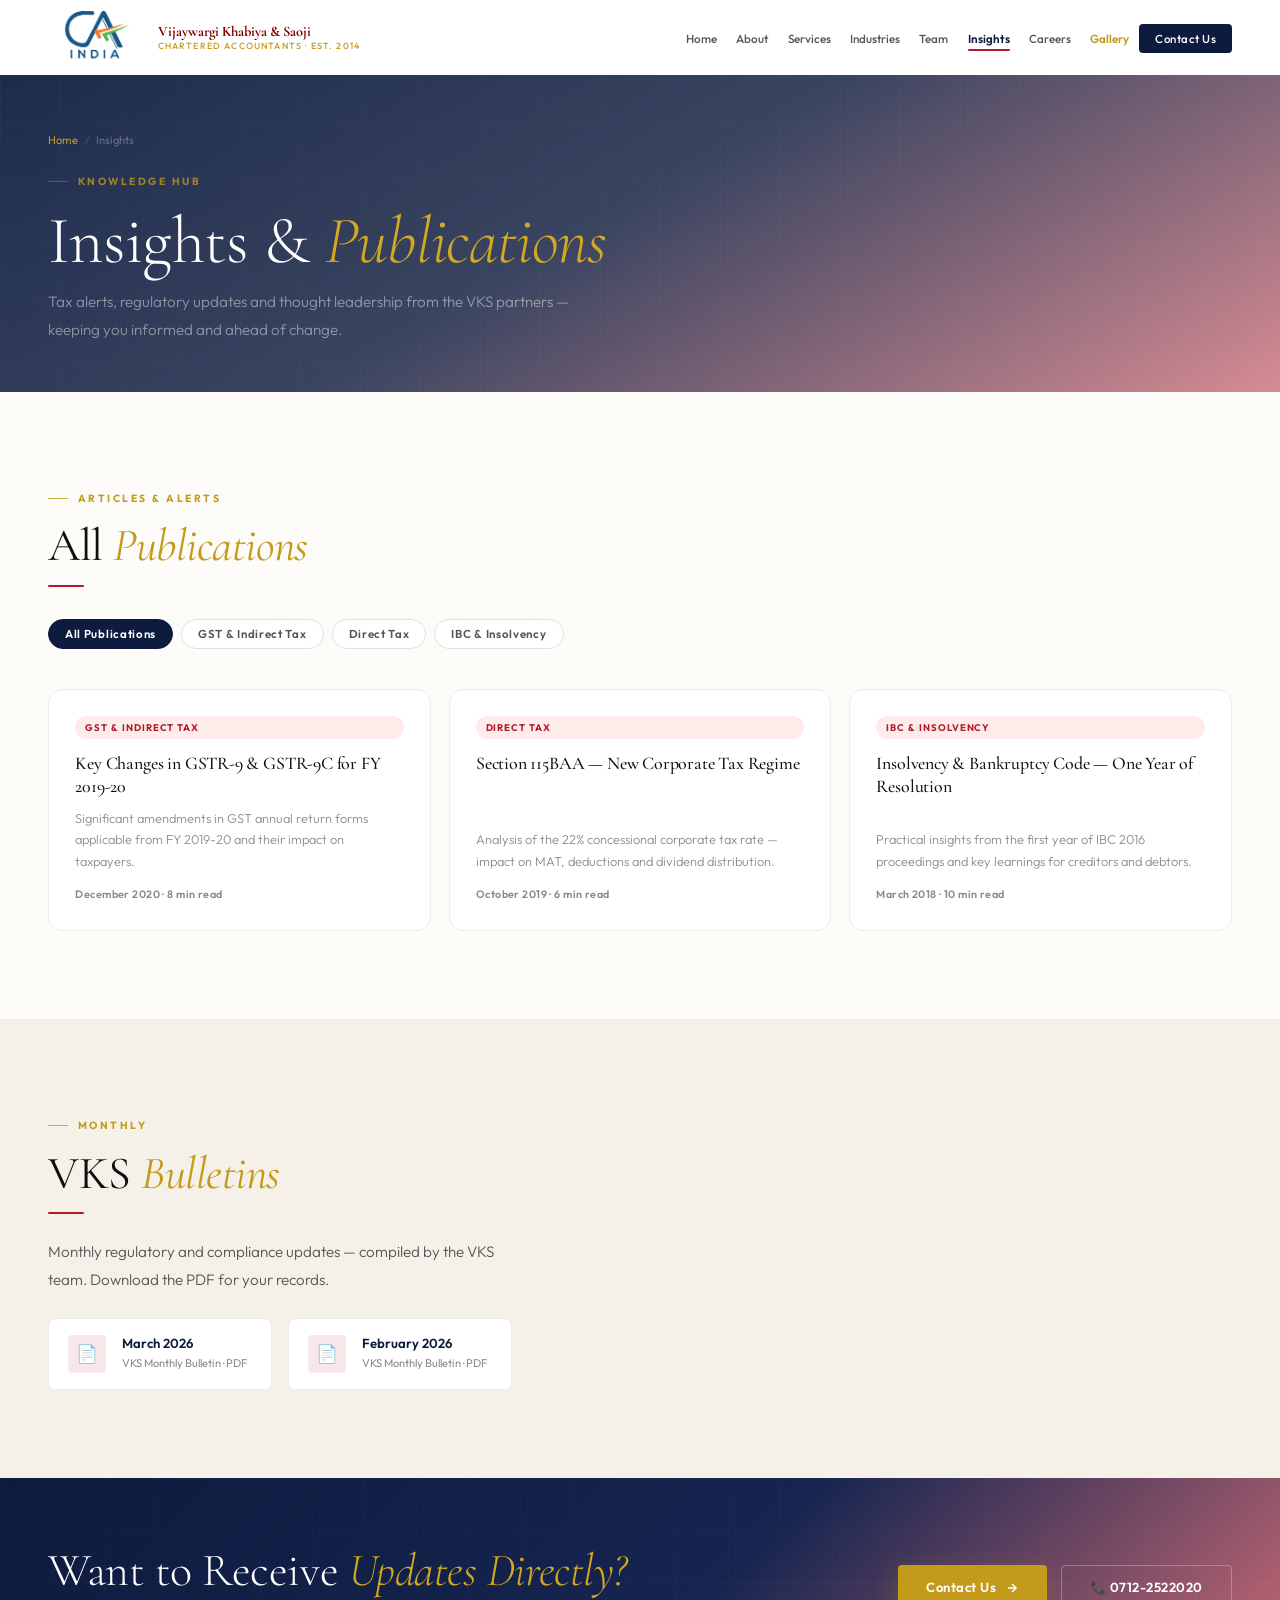
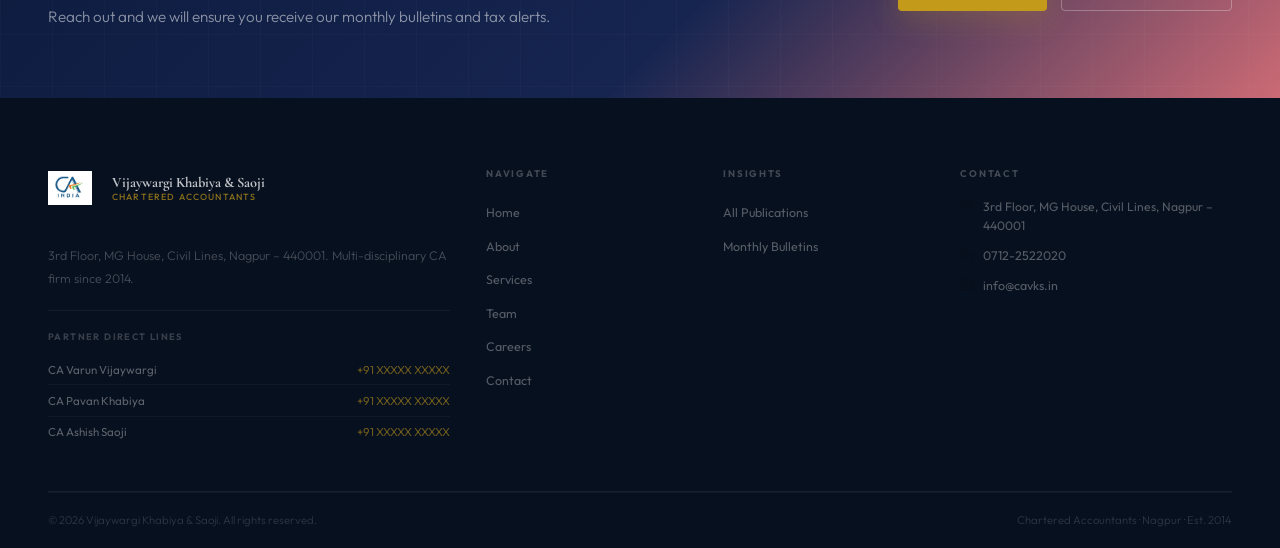
<file: publications.html>
<!DOCTYPE html>
<html lang="en">
<head>
<meta charset="UTF-8"/>
<meta name="viewport" content="width=device-width,initial-scale=1.0"/>
<title>Insights &amp; Publications — Vijaywargi Khabiya &amp; Saoji</title>
<meta name="description" content="Tax alerts, regulatory updates and thought leadership from the VKS partners — covering GST, Direct Tax, IBC, Corporate Law and more."/>
<link rel="preconnect" href="https://fonts.googleapis.com"/>
<link rel="preconnect" href="https://fonts.gstatic.com" crossorigin/>
<link rel="stylesheet" href="https://fonts.googleapis.com/css2?family=Cormorant+Garamond:ital,wght@0,400;0,500;0,600;0,700;1,400;1,600&family=Outfit:wght@300;400;500;600;700&display=swap"/>
<link rel="stylesheet" href="style.css"/>
<style>
/* Filter bar */
.pub-filters{display:flex;flex-wrap:wrap;gap:.5rem;margin:2rem 0 2.5rem}
.pub-filter-btn{font-size:.72rem;font-weight:600;letter-spacing:.06em;padding:.42rem 1rem;border-radius:40px;border:1.5px solid var(--line);background:var(--white);color:var(--ink3);cursor:pointer;transition:all var(--tf)}
.pub-filter-btn:hover{border-color:var(--navy);color:var(--navy)}
.pub-filter-btn.active{background:var(--navy);color:var(--white);border-color:var(--navy)}

/* Cards hidden state */
.pub-card.hidden{display:none}

/* Bulletins section */
.bull-grid{display:grid;grid-template-columns:repeat(auto-fill,minmax(220px,1fr));gap:1rem;margin-top:1.5rem}
.bull-card{display:flex;align-items:center;gap:1rem;background:var(--white);border:1px solid var(--line2);border-radius:var(--r);padding:1rem 1.2rem;transition:all var(--tf);text-decoration:none;color:var(--ink)}
.bull-card:hover{border-color:var(--gold);box-shadow:var(--sh-sm);transform:translateY(-2px)}
.bull-icon{width:38px;height:38px;border-radius:var(--rs);background:rgba(176,28,46,.1);display:flex;align-items:center;justify-content:center;flex-shrink:0;font-size:1.1rem}
.bull-name{font-size:.82rem;font-weight:600;color:var(--navy);line-height:1.3}
.bull-sub{font-size:.7rem;color:var(--ink4);margin-top:.15rem}
.bull-empty{font-size:.85rem;color:var(--ink4);padding:1.5rem;background:var(--surf);border-radius:var(--r);border:1px dashed var(--line)}

/* No results */
.pub-no-results{display:none;text-align:center;padding:3rem;color:var(--ink4);font-size:.9rem;grid-column:1/-1}
.pub-no-results.show{display:block}
</style>
</head>
<body>

<!-- NAV -->
<nav class="nav">
  <div class="container nav-inner">
    <a href="index.html" class="logo">
      <img src="images/logo.jpg" alt="CA India Logo" class="logo-img"/>
      <div class="logo-text">
        <span class="logo-firm">Vijaywargi Khabiya &amp; Saoji</span>
        <span class="logo-tag">Chartered Accountants · Est. 2014</span>
      </div>
    </a>
    <ul class="nav-links">
      <li><a href="index.html">Home</a></li>
      <li><a href="about.html">About</a></li>
      <li><a href="services.html">Services</a></li>
      <li><a href="industries.html">Industries</a></li>
      <li><a href="partners.html">Team</a></li>
      <li><a href="publications.html" class="active">Insights</a></li>
      <li><a href="careers.html">Careers</a></li>
      <li><a href="gallery.html" class="nav-gallery-link">Gallery</a></li>
      <li><a href="contact.html" class="nav-cta-btn">Contact Us</a></li>
    </ul>
    <button class="ham" aria-label="Menu"><span></span><span></span><span></span></button>
  </div>
</nav>
<div class="drawer">
  <a href="index.html">Home</a><a href="about.html">About</a><a href="services.html">Services</a>
  <a href="industries.html">Industries</a><a href="partners.html">Team</a>
  <a href="publications.html">Insights</a><a href="careers.html">Careers</a>
  <a href="gallery.html">Gallery 🖼</a>
  <a href="contact.html">Contact →</a>
</div>

<!-- PAGE HEADER -->
<div class="ph">
  <div class="container ph-inner">
    <div class="breadcrumb"><a href="index.html">Home</a><span>/</span>Insights</div>
    <span class="eyebrow">Knowledge Hub</span>
    <h1>Insights &amp; <em>Publications</em></h1>
    <p style="max-width:min(560px,100%);margin-top:.75rem">Tax alerts, regulatory updates and thought leadership from the VKS partners — keeping you informed and ahead of change.</p>
  </div>
</div>

<!-- PUBLICATIONS -->
<section class="pad">
  <div class="container">
    <div class="rv">
      <span class="eyebrow">Articles &amp; Alerts</span>
      <h2>All <em style="color:var(--gold)">Publications</em></h2>
      <div class="rule"></div>
    </div>

    <!-- FILTER BUTTONS — rendered by JS from tags in publications.json -->
    <div class="pub-filters rv" id="pub-filters">
      <button class="pub-filter-btn active" data-tag="all">All Publications</button>
      <!-- other tags injected by JS -->
    </div>

    <!-- CARDS GRID — rendered by JS from publications.json -->
    <div class="pub-grid" id="pub-grid">
      <!-- filled by JS -->
    </div>
    <div class="pub-no-results" id="pub-no-results">No publications found for this category.</div>
  </div>
</section>

<!-- MONTHLY BULLETINS -->
<section class="pad" style="background:var(--surf)">
  <div class="container">
    <div class="rv">
      <span class="eyebrow">Monthly</span>
      <h2>VKS <em style="color:var(--gold)">Bulletins</em></h2>
      <div class="rule"></div>
      <p style="max-width:min(480px,100%)">Monthly regulatory and compliance updates — compiled by the VKS team. Download the PDF for your records.</p>
    </div>
    <div class="bull-grid rv rv-d1" id="bull-grid">
      <!-- filled by JS from bulletins-manifest.json -->
    </div>
  </div>
</section>

<!-- CTA -->
<section class="cta-strip">
  <div class="container"><div class="cta-inner">
    <div class="cta-copy rv"><h2>Want to Receive <em>Updates Directly?</em></h2><p>Reach out and we will ensure you receive our monthly bulletins and tax alerts.</p></div>
    <div class="cta-actions rv rv-d2">
      <a href="contact.html" class="btn btn-gold">Contact Us <svg class="arr" viewBox="0 0 24 24" fill="none" stroke="currentColor" stroke-width="2.5"><path d="M5 12h14M12 5l7 7-7 7"/></svg></a>
      <a href="tel:07122522020" class="btn btn-ghost">📞 0712-2522020</a>
    </div>
  </div></div>
</section>

<!-- FOOTER -->
<footer class="footer">
  <div class="container">
    <div class="footer-top">
      <div>
        <a href="index.html" class="logo" style="margin-bottom:1.1rem;display:inline-flex">
          <img src="images/logo.jpg" alt="Logo" style="width:44px;height:44px;object-fit:contain;flex-shrink:0"/>
          <div class="logo-text" style="margin-left:.65rem">
            <span class="logo-firm" style="color:rgba(255,255,255,.75)">Vijaywargi Khabiya &amp; Saoji</span>
            <span class="logo-tag" style="color:rgba(196,154,26,.7)">Chartered Accountants</span>
          </div>
        </a>
        <p class="ft-desc">3rd Floor, MG House, Civil Lines, Nagpur – 440001. Multi-disciplinary CA firm since 2014.</p>
        <div class="ft-partners">
          <h6>Partner Direct Lines</h6>
          <div class="ft-p-item"><span class="ft-p-name">CA Varun Vijaywargi</span><a href="tel:+91XXXXXXXXXX" class="ft-p-num">+91 XXXXX XXXXX</a></div>
          <div class="ft-p-item"><span class="ft-p-name">CA Pavan Khabiya</span><a href="tel:+91XXXXXXXXXX" class="ft-p-num">+91 XXXXX XXXXX</a></div>
          <div class="ft-p-item"><span class="ft-p-name">CA Ashish Saoji</span><a href="tel:+91XXXXXXXXXX" class="ft-p-num">+91 XXXXX XXXXX</a></div>
        </div>
      </div>
      <div class="ft-col"><h5>Navigate</h5><ul><li><a href="index.html">Home</a></li><li><a href="about.html">About</a></li><li><a href="services.html">Services</a></li><li><a href="partners.html">Team</a></li><li><a href="careers.html">Careers</a></li><li><a href="contact.html">Contact</a></li></ul></div>
      <div class="ft-col"><h5>Insights</h5><ul><li><a href="publications.html">All Publications</a></li><li><a href="publications.html#bull-grid">Monthly Bulletins</a></li></ul></div>
      <div class="ft-col"><h5>Contact</h5><div class="ft-contact">
        <div class="ft-ci"><svg width="14" height="14" viewBox="0 0 24 24" fill="none" stroke="currentColor" stroke-width="2"><path d="M21 10c0 7-9 13-9 13s-9-6-9-13a9 9 0 0118 0z"/><circle cx="12" cy="10" r="3"/></svg><span>3rd Floor, MG House, Civil Lines, Nagpur – 440001</span></div>
        <div class="ft-ci"><svg width="14" height="14" viewBox="0 0 24 24" fill="none" stroke="currentColor" stroke-width="2"><path d="M22 16.92v3a2 2 0 01-2.18 2 19.79 19.79 0 01-8.63-3.07A19.5 19.5 0 013.07 10.8a19.79 19.79 0 01-3.07-8.68A2 2 0 012 0h3a2 2 0 012 1.72c.128.96.341 1.903.637 2.822a2 2 0 01-.45 2.109L6.09 7.91a16 16 0 006 6l1.27-1.27a2 2 0 012.11-.45c.92.296 1.86.51 2.82.637A2 2 0 0122 16.92z"/></svg><span><a href="tel:07122522020">0712-2522020</a></span></div>
        <div class="ft-ci"><svg width="14" height="14" viewBox="0 0 24 24" fill="none" stroke="currentColor" stroke-width="2"><path d="M4 4h16c1.1 0 2 .9 2 2v12c0 1.1-.9 2-2 2H4c-1.1 0-2-.9-2-2V6c0-1.1.9-2 2-2z"/><polyline points="22,6 12,13 2,6"/></svg><span><a href="mailto:info@cavks.in">info@cavks.in</a></span></div>
      </div></div>
    </div>
    <div class="footer-bottom"><p>&copy; 2026 Vijaywargi Khabiya &amp; Saoji. All rights reserved.</p><p>Chartered Accountants · Nagpur · Est. 2014</p></div>
  </div>
</footer>

<button class="stt" aria-label="Back to top">
  <svg width="16" height="16" viewBox="0 0 24 24" fill="none" stroke="currentColor" stroke-width="2.5"><path d="M18 15l-6-6-6 6"/></svg>
</button>
<nav class="mob-nav"><div class="mob-nav-inner">
  <a href="index.html" class="mob-nav-item"><svg viewBox="0 0 24 24" fill="none" stroke="currentColor" stroke-width="2"><path d="M3 9l9-7 9 7v11a2 2 0 01-2 2H5a2 2 0 01-2-2z"/></svg>Home</a>
  <a href="services.html" class="mob-nav-item"><svg viewBox="0 0 24 24" fill="none" stroke="currentColor" stroke-width="2"><path d="M9 5H7a2 2 0 00-2 2v12a2 2 0 002 2h10a2 2 0 002-2V7a2 2 0 00-2-2h-2M9 5a2 2 0 002 2h2a2 2 0 002-2M9 5a2 2 0 012-2h2a2 2 0 012 2"/></svg>Services</a>
  <a href="partners.html" class="mob-nav-item"><svg viewBox="0 0 24 24" fill="none" stroke="currentColor" stroke-width="2"><path d="M17 21v-2a4 4 0 00-4-4H5a4 4 0 00-4 4v2"/><circle cx="9" cy="7" r="4"/><path d="M23 21v-2a4 4 0 00-3-3.87"/><path d="M16 3.13a4 4 0 010 7.75"/></svg>Team</a>
  <a href="careers.html" class="mob-nav-item"><svg viewBox="0 0 24 24" fill="none" stroke="currentColor" stroke-width="2"><rect x="2" y="7" width="20" height="14" rx="2"/><path d="M16 7V5a2 2 0 00-2-2h-4a2 2 0 00-2 2v2"/></svg>Careers</a>
  <a href="contact.html" class="mob-nav-item"><svg viewBox="0 0 24 24" fill="none" stroke="currentColor" stroke-width="2"><path d="M22 16.92v3a2 2 0 01-2.18 2 19.79 19.79 0 01-8.63-3.07A19.5 19.5 0 013.07 10.8a19.79 19.79 0 01-3.07-8.68A2 2 0 012 0h3a2 2 0 012 1.72c.128.96.341 1.903.637 2.822a2 2 0 01-.45 2.109L6.09 7.91a16 16 0 006 6l1.27-1.27a2 2 0 012.11-.45c.92.296 1.86.51 2.82.637A2 2 0 0122 16.92z"/></svg>Contact</a>
</div></nav>
<script src="main.js"></script>
<script>
// ── Publications: load from publications.json, build filter buttons & cards ──
let allPubs = [];
let activeTag = 'all';

fetch('publications.json?v=' + Date.now())
  .then(r => r.json())
  .then(data => {
    allPubs = data;
    buildFilters(data);
    renderCards(data, 'all');
  })
  .catch(() => {
    document.getElementById('pub-grid').innerHTML =
      '<p style="color:var(--ink4);font-size:.88rem">Publications loading…</p>';
  });

function buildFilters(data) {
  const tags = ['all', ...new Set(data.map(p => p.tag))];
  const bar  = document.getElementById('pub-filters');
  bar.innerHTML = '';
  tags.forEach(tag => {
    const btn = document.createElement('button');
    btn.className = 'pub-filter-btn' + (tag === 'all' ? ' active' : '');
    btn.dataset.tag = tag;
    btn.textContent = tag === 'all' ? 'All Publications' : tag;
    btn.addEventListener('click', () => {
      document.querySelectorAll('.pub-filter-btn').forEach(b => b.classList.remove('active'));
      btn.classList.add('active');
      activeTag = tag;
      renderCards(allPubs, tag);
    });
    bar.appendChild(btn);
  });
}

function renderCards(data, tag) {
  const filtered = tag === 'all' ? data : data.filter(p => p.tag === tag);
  const grid     = document.getElementById('pub-grid');
  const noRes    = document.getElementById('pub-no-results');

  if (filtered.length === 0) {
    grid.innerHTML = '';
    noRes.classList.add('show');
    return;
  }
  noRes.classList.remove('show');

  const delays = ['', ' rv-d1', ' rv-d2'];
  grid.innerHTML = filtered.map((p, i) => `
    <div class="pub-card rv${delays[i % 3]}">
      <span class="pub-tag">${p.tag}</span>
      <h3 class="pub-title">${p.title}</h3>
      <p class="pub-excerpt">${p.excerpt}</p>
      <div class="pub-meta">${p.date}${p.read ? ' · ' + p.read : ''}</div>
    </div>`).join('');

  // Re-trigger reveal animations on new cards
  document.querySelectorAll('#pub-grid .rv').forEach(el => {
    el.classList.remove('vis');
    setTimeout(() => el.classList.add('vis'), 50);
  });
}

// ── Bulletins: load from bulletins-manifest.json ──
fetch('bulletins-manifest.json?v=' + Date.now())
  .then(r => r.json())
  .then(data => {
    const grid = document.getElementById('bull-grid');
    if (!data || data.length === 0) {
      grid.innerHTML = '<div class="bull-empty">Monthly bulletins will appear here automatically once PDFs are uploaded to the <strong>bulletins/</strong> folder. Name them as <strong>Month-YYYY.pdf</strong> (e.g. March-2026.pdf).</div>';
      return;
    }
    grid.innerHTML = data.map((b, i) => `
      <a href="${b.path}" class="bull-card rv vis${['', ' rv-d1', ' rv-d2'][i % 3]}" target="_blank" rel="noopener">
        <div class="bull-icon">📄</div>
        <div>
          <div class="bull-name">${b.display}</div>
          <div class="bull-sub">VKS Monthly Bulletin · PDF</div>
        </div>
      </a>`).join('');
  })
  .catch(() => {
    document.getElementById('bull-grid').innerHTML =
      '<div class="bull-empty">Bulletins will appear here once uploaded to the <strong>bulletins/</strong> folder.</div>';
  });
</script>
</body>
</html>
</file>
<file: style.css>
/* ============================================================
   VKS — Premium Design System v5 | 2026
   Vijaywargi Khabiya & Saoji · Chartered Accountants
   Navy · Gold · Red · Ultra-Premium Corporate
   ============================================================ */
@import url('https://fonts.googleapis.com/css2?family=Cormorant+Garamond:ital,wght@0,300;0,400;0,500;0,600;1,300;1,400;1,600&family=Outfit:wght@300;400;500;600;700&display=swap');

/* ── DESIGN TOKENS ── */
:root {
  --navy:     #0d1b3e;
  --navy2:    #162550;
  --navy3:    #1e306a;
  --red:      #b01c2e;
  --red2:     #8f1624;
  --red-lt:   #fdecea;
  --gold:     #c49a1a;
  --gold2:    #d4a820;
  --gold3:    #e8bf50;
  --gold-lt:  #fdf4dc;
  --gold-bg:  #faf6e8;
  --ink:      #0e0e0e;
  --ink2:     #2c2c2c;
  --ink3:     #555;
  --ink4:     #8a8a8a;
  --line:     #e0e0e0;
  --line2:    #ececec;
  --surf:     #f5f0e8;
  --surf2:    #f0ede6;
  --white:    #ffffff;
  --nav-h:    75px;
  --ease:     cubic-bezier(0.16,1,0.3,1);
  --ease2:    cubic-bezier(0.34,1.56,0.64,1);
  --t:        0.38s;
  --tf:       0.18s;
  --r:        8px;
  --rs:       4px;
  --rl:       14px;
  --sh-sm:    0 2px 14px rgba(0,0,0,.07);
  --sh-md:    0 8px 36px rgba(0,0,0,.11);
  --sh-lg:    0 20px 60px rgba(0,0,0,.13);
  --sh-gold:  0 8px 28px rgba(196,154,26,.22);
  --sh-navy:  0 8px 28px rgba(13,27,62,.22);
  --sh-red:   0 8px 28px rgba(176,28,46,.22);
}

/* ── RESET ── */
*,*::before,*::after{box-sizing:border-box;margin:0;padding:0;min-width:0}
::selection{background:rgba(176,28,46,.18);color:var(--ink)}
::-moz-selection{background:rgba(176,28,46,.18);color:var(--ink)}
html{scroll-behavior:smooth;-webkit-font-smoothing:antialiased;-moz-osx-font-smoothing:grayscale;overflow-x:hidden;touch-action:pan-x pan-y}
body{font-family:'Outfit',system-ui,sans-serif;color:var(--ink);background:#fdfcf9;overflow-x:hidden;line-height:1.65;max-width:100vw}
body::before{content:'';position:fixed;inset:0;z-index:0;pointer-events:none;opacity:.018;background-image:url("data:image/svg+xml,%3Csvg viewBox='0 0 256 256' xmlns='http://www.w3.org/2000/svg'%3E%3Cfilter id='noise'%3E%3CfeTurbulence type='fractalNoise' baseFrequency='0.9' numOctaves='4' stitchTiles='stitch'/%3E%3C/filter%3E%3Crect width='100%25' height='100%25' filter='url(%23noise)'/%3E%3C/svg%3E");background-size:180px 180px}
img{max-width:100%;height:auto;display:block;-webkit-user-drag:none;user-select:none}
a{text-decoration:none;color:inherit}
ul{list-style:none}
button{cursor:pointer;border:none;background:none;font-family:inherit}
input,textarea,select{font-family:inherit}

/* ── TYPE SCALE ── */
h1,h2,h3{font-family:'Cormorant Garamond',Georgia,serif;line-height:1.08;letter-spacing:-.01em;color:var(--ink)}
h4{font-family:'Outfit',sans-serif;color:var(--ink)}
h1{font-size:clamp(2.1rem,5.2vw,4.2rem);font-weight:400}
h2{font-size:clamp(1.65rem,3.6vw,2.9rem);font-weight:400}
h3{font-size:clamp(1.05rem,2vw,1.35rem);font-weight:500}
h4{font-size:.92rem;font-weight:600}
p{color:var(--ink3);line-height:1.82;font-size:.95rem;font-weight:300}

/* ── LAYOUT ── */
.container{max-width:1240px;margin:0 auto;padding:0 1.75rem;box-sizing:border-box}
.pad{padding:88px 0}
.pad-sm{padding:60px 0}
.tc{text-align:center}

/* ── UTILITIES ── */
.eyebrow{display:inline-flex;align-items:center;gap:.6rem;font-size:.65rem;font-weight:700;letter-spacing:.24em;text-transform:uppercase;color:var(--gold);margin-bottom:.9rem}
.eyebrow::before{content:'';width:20px;height:1px;background:currentColor;opacity:.8;flex-shrink:0}
.rule{width:36px;height:2px;background:var(--red);border-radius:2px;margin:.85rem 0 1.5rem}
.rule.c{margin:.85rem auto 1.5rem}
.rule.gold{background:var(--gold)}

/* ── BUTTONS ── */
.btn{display:inline-flex;align-items:center;justify-content:center;gap:.55rem;padding:.72rem 1.75rem;border-radius:var(--rs);font-size:.82rem;font-weight:600;letter-spacing:.04em;transition:all var(--t) var(--ease);position:relative;overflow:hidden;white-space:nowrap;cursor:pointer;max-width:100%;flex-shrink:0}
.arr{width:14px;height:14px;flex-shrink:0;transition:transform var(--tf)}
.btn:hover .arr{transform:translateX(4px)}

.btn-gold{background:var(--gold);color:var(--white);box-shadow:var(--sh-gold)}
.btn-gold:hover{background:var(--gold2);transform:translateY(-2px);box-shadow:0 14px 36px rgba(196,154,26,.32)}
.btn-navy{background:var(--navy);color:var(--white);box-shadow:var(--sh-navy)}
.btn-navy:hover{background:var(--navy2);transform:translateY(-2px);box-shadow:0 12px 34px rgba(13,27,62,.28)}
.btn-red{background:var(--red);color:var(--white);box-shadow:var(--sh-red)}
.btn-red:hover{background:var(--red2);transform:translateY(-2px);box-shadow:0 12px 32px rgba(176,28,46,.28)}
.btn-outline{background:transparent;color:var(--ink);border:1.5px solid var(--line)}
.btn-outline:hover{border-color:var(--red);color:var(--red);transform:translateY(-1px)}
.btn-ghost{background:transparent;color:var(--white);border:1.5px solid rgba(255,255,255,.28)}
.btn-ghost:hover{border-color:rgba(255,255,255,.8);background:rgba(255,255,255,.07);transform:translateY(-2px)}

/* ══════════════════════════════════════
   NAV
══════════════════════════════════════ */
.nav{position:fixed;top:0;left:0;right:0;height:var(--nav-h);overflow:hidden;background:#ffffff;backdrop-filter:blur(22px);-webkit-backdrop-filter:blur(22px);border-bottom:1px solid transparent;transition:border-color var(--t),box-shadow var(--t);z-index:1000}
.nav.scrolled{border-color:var(--line);box-shadow:0 2px 20px rgba(0,0,0,.07)}
.nav-inner{display:flex;align-items:center;justify-content:space-between;height:100%;gap:.5rem}

/* Logo */
.logo{display:flex;align-items:center;gap:.6rem;flex-shrink:0;min-width:0;text-decoration:none}
.logo-img{width:100px;height:100px;object-fit:contain;flex-shrink:0}
.logo-text{display:flex;flex-direction:column;line-height:1.2;min-width:0}
.logo-firm{font-family:'Cormorant Garamond',serif;font-size:.9rem;font-weight:700;color:#800000;white-space:nowrap;line-height:1.25}
.logo-tag{font-size:.56rem;font-weight:500;color:var(--gold);letter-spacing:.13em;text-transform:uppercase;white-space:nowrap}

/* Nav links */
.nav-links{display:flex;align-items:center;gap:.05rem;flex-shrink:0}
.nav-links a{font-size:.73rem;font-weight:500;color:var(--ink3);padding:.38rem .58rem;border-radius:var(--rs);transition:color var(--tf),background var(--tf);position:relative;white-space:nowrap}
.nav-links a::after{content:'';position:absolute;bottom:1px;left:.58rem;right:.58rem;height:1.5px;background:var(--gold);transform:scaleX(0);transform-origin:left;transition:transform .22s var(--ease);border-radius:2px}
.nav-links a:hover{color:var(--navy)}
.nav-links a:hover::after,.nav-links a.active::after{transform:scaleX(1)}
.nav-links a.active{color:var(--navy);font-weight:600}
.nav-links a.active::after{background:var(--red)}
.nav-gallery-link{color:var(--gold)!important;font-weight:600!important}
.nav-cta-btn{background:var(--navy)!important;color:var(--white)!important;padding:.42rem 1rem!important;border-radius:var(--rs)!important;font-size:.72rem!important;letter-spacing:.04em!important;white-space:nowrap!important}
.nav-cta-btn:hover{background:var(--red)!important;transform:translateY(-1px)!important}
.nav-cta-btn::after{display:none!important}

/* Hamburger */
.ham{display:none;flex-direction:column;gap:5px;padding:7px;cursor:pointer;flex-shrink:0}
.ham span{display:block;width:22px;height:1.5px;background:var(--navy);border-radius:2px;transition:all .3s var(--ease)}
.ham.open span:nth-child(1){transform:translateY(6.5px) rotate(45deg)}
.ham.open span:nth-child(2){opacity:0;transform:scaleX(0)}
.ham.open span:nth-child(3){transform:translateY(-6.5px) rotate(-45deg)}

/* Mobile drawer */
.drawer{display:block;position:fixed;inset:0;background:var(--navy);z-index:999;padding:calc(var(--nav-h) + 2rem) 2rem calc(3rem + env(safe-area-inset-bottom));transform:translateX(100%);transition:transform .4s var(--ease);overflow-y:auto;pointer-events:none}
.drawer.open{transform:translateX(0);pointer-events:all}
.drawer a{display:block;font-size:1.45rem;font-family:'Cormorant Garamond',serif;color:rgba(255,255,255,.72);padding:.75rem 0;border-bottom:1px solid rgba(255,255,255,.07);transition:color var(--tf),padding-left var(--tf);animation:drawerItem .45s var(--ease) both}
.drawer a:hover{color:var(--gold);padding-left:10px}
.drawer a:last-child{border:none;color:var(--gold2);margin-top:.5rem}
@keyframes drawerItem{from{opacity:0;transform:translateX(28px)}to{opacity:1;transform:translateX(0)}}

/* ══════════════════════════════════════
   HERO
══════════════════════════════════════ */
.hero{position:relative;height:100vh;min-height:600px;display:flex;flex-direction:column;justify-content:center;padding:calc(var(--nav-h) + 2.5rem) 0 3rem;overflow:hidden}
.hero-bg{position:absolute;inset:0;background:url('images/hero-bg.jpg') center center/cover no-repeat;z-index:1}
.hero-bg::after{content:'';position:absolute;inset:0;background:var(--navy)}/* fallback if image missing */
.hero-mesh{position:absolute;inset:0;background:linear-gradient(to right,rgba(13,27,62,.88) 0%,rgba(13,27,62,.6) 55%,rgba(13,27,62,.25) 100%);z-index:2}
.hero-content{position:relative;z-index:5;max-width:800px}
.hero-est{display:inline-flex;align-items:center;gap:.75rem;font-size:.65rem;font-weight:600;letter-spacing:.22em;text-transform:uppercase;color:rgba(196,154,26,.9);margin-bottom:1.5rem;animation:fadeUp .8s .1s var(--ease) both}
.hero-est::before,.hero-est::after{content:'';height:1px;background:rgba(196,154,26,.4);width:28px;flex-shrink:0}
.hero h1{color:var(--white);font-weight:300;line-height:1.06;animation:fadeUp .9s .25s var(--ease) both}
.hero h1 em{font-style:italic;font-weight:500;color:var(--gold2);display:block}
.hero h1 small{display:block;font-size:.4em;font-weight:300;color:rgba(255,255,255,.42);font-style:normal;font-family:'Outfit',sans-serif;letter-spacing:.06em;margin-top:.55rem}
.hero-typewriter{font-family:'Outfit',sans-serif;font-size:clamp(.85rem,1.4vw,1rem);font-weight:400;color:rgba(255,255,255,.62);margin:1.4rem 0 0;min-height:1.7em;animation:fadeUp .8s .45s var(--ease) both}
.tw-cursor{display:inline-block;width:2px;height:.95em;background:var(--gold);margin-left:2px;vertical-align:text-bottom;animation:blink .7s step-end infinite}
@keyframes blink{0%,100%{opacity:1}50%{opacity:0}}
.hero-desc{max-width:560px;margin:1.1rem 0 2rem;font-size:.94rem;color:rgba(255,255,255,.58);line-height:1.85;animation:fadeUp .8s .55s var(--ease) both}
.hero-actions{display:flex;gap:.85rem;flex-wrap:wrap;animation:fadeUp .8s .65s var(--ease) both}
@keyframes handBounce{0%,100%{transform:translateY(0)}50%{transform:translateY(9px)}}

/* ══════════════════════════════════════
   STATS BAR
══════════════════════════════════════ */
.stats-bar{display:grid;grid-template-columns:repeat(4,1fr);background:var(--navy);max-width:100%;overflow:hidden}
.stat-cell{padding:2rem 1.25rem;text-align:center;border-right:1px solid rgba(255,255,255,.06);position:relative;transition:background var(--t)}
.stat-cell:last-child{border-right:none}
.stat-cell:hover{background:rgba(196,154,26,.05)}
.stat-n{font-family:'Cormorant Garamond',serif;font-size:clamp(1.9rem,3.8vw,2.9rem);font-weight:400;color:var(--gold2);line-height:1;margin-bottom:.4rem}
.stat-l{font-size:.62rem;font-weight:600;letter-spacing:.14em;text-transform:uppercase;color:rgba(255,255,255,.35)}

/* ══════════════════════════════════════
   ABOUT (index section)
══════════════════════════════════════ */
.about-grid{display:grid;grid-template-columns:minmax(0,420px) 1fr;gap:4.5rem;align-items:start}
.about-visual{position:relative}
.about-img-main{width:100%;aspect-ratio:4/5;object-fit:cover;border-radius:var(--r);box-shadow:var(--sh-lg)}
.about-img-badge{position:absolute;bottom:-1.25rem;right:-1.25rem;background:var(--navy);color:var(--white);padding:1.25rem 1.4rem;border-radius:var(--r);box-shadow:var(--sh-navy);text-align:center}
.about-img-badge .n{font-family:'Cormorant Garamond',serif;font-size:2.5rem;font-weight:400;color:var(--gold2);line-height:1;display:block}
.about-img-badge .l{font-size:.6rem;font-weight:600;letter-spacing:.12em;text-transform:uppercase;color:rgba(255,255,255,.45);margin-top:.25rem;display:block;line-height:1.5}
.about-copy{padding-top:.5rem}
.about-quote{background:var(--gold-bg);border-left:3px solid var(--gold);padding:1.2rem 1.4rem;border-radius:0 var(--r) var(--r) 0;margin:1.4rem 0 1.75rem}
.about-quote p{font-family:'Cormorant Garamond',serif;font-size:1.08rem;font-weight:400;font-style:italic;color:var(--ink2);line-height:1.6}
.about-quote cite{font-size:.67rem;font-weight:600;letter-spacing:.1em;text-transform:uppercase;color:var(--gold);margin-top:.45rem;display:block}

.pillars{display:grid;grid-template-columns:repeat(3,1fr);gap:.85rem;margin-top:1.5rem}
.pillar{background:var(--surf);border:1px solid var(--line);border-radius:var(--r);padding:1.1rem .9rem;text-align:center;transition:all var(--t)}
.pillar:hover{background:var(--white);border-color:var(--gold);box-shadow:var(--sh-gold);transform:translateY(-3px)}
.pillar-icon{font-size:1.4rem;margin-bottom:.5rem}
.pillar h4{font-size:.72rem;font-weight:700;letter-spacing:.06em;text-transform:uppercase;color:var(--navy);margin-bottom:.25rem}
.pillar p{font-size:.76rem;color:var(--ink4)}

/* ══════════════════════════════════════
   SERVICES BENTO GRID
══════════════════════════════════════ */
.bento-grid{display:grid;grid-template-columns:repeat(3,1fr);gap:1.1rem;margin-top:2.5rem}
.bento-card{border-radius:var(--rl);padding:1.85rem 1.6rem;position:relative;overflow:hidden;transition:all var(--t) var(--ease);cursor:default;border:1px solid var(--line2)}
.bento-card::before{content:'';position:absolute;bottom:-2rem;right:-2rem;width:110px;height:110px;border-radius:50%;transition:transform var(--t) var(--ease)}
.bento-card:hover{transform:translateY(-4px)}
.bento-card:hover::before{transform:scale(2.8)}
.bento-card:hover .bc-arrow{opacity:1;transform:translateX(0)}

/* Alternating navy/white */
.bento-grid .bento-card:nth-child(odd){background:var(--white)}
.bento-grid .bento-card:nth-child(odd)::before{background:rgba(196,154,26,.05)}
.bento-grid .bento-card:nth-child(odd):hover{border-color:var(--gold);box-shadow:var(--sh-gold)}
.bento-grid .bento-card:nth-child(odd):hover .bc-icon{background:var(--navy);color:var(--white);border-color:var(--navy)}
.bento-grid .bento-card:nth-child(even){background:var(--navy);border-color:var(--navy)}
.bento-grid .bento-card:nth-child(even)::before{background:rgba(196,154,26,.06)}
.bento-grid .bento-card:nth-child(even):hover{border-color:var(--gold2);box-shadow:0 18px 50px rgba(196,154,26,.16)}
.bento-grid .bento-card:nth-child(even):hover .bc-icon{background:var(--gold);color:var(--white);border-color:var(--gold)}

.bc-icon{width:44px;height:44px;border-radius:var(--rs);display:flex;align-items:center;justify-content:center;margin-bottom:1.1rem;border:1px solid;flex-shrink:0;transition:all var(--t)}
.bc-icon svg{width:20px;height:20px;stroke-width:1.5}

.bento-grid .bento-card:nth-child(odd) .bc-icon{background:var(--surf);border-color:var(--line);color:var(--navy)}
.bento-grid .bento-card:nth-child(even) .bc-icon{background:rgba(196,154,26,.12);border-color:rgba(196,154,26,.22);color:var(--gold2)}

.bc-tag{font-size:.6rem;font-weight:700;letter-spacing:.12em;text-transform:uppercase;margin-bottom:.5rem}
.bento-grid .bento-card:nth-child(odd) .bc-tag{color:var(--gold)}
.bento-grid .bento-card:nth-child(even) .bc-tag{color:var(--gold3)}

.bc-title{font-family:'Cormorant Garamond',serif;font-size:1.2rem;font-weight:500;line-height:1.2;margin-bottom:.65rem}
.bento-grid .bento-card:nth-child(odd) .bc-title{color:var(--ink)}
.bento-grid .bento-card:nth-child(even) .bc-title{color:var(--white)}

.bc-desc{font-size:.8rem;line-height:1.7;margin-bottom:1rem}
.bento-grid .bento-card:nth-child(odd) .bc-desc{color:var(--ink4)}
.bento-grid .bento-card:nth-child(even) .bc-desc{color:rgba(255,255,255,.5)}

.bc-arrow{font-size:.78rem;font-weight:600;opacity:.4;transform:translateX(-4px);transition:all var(--tf);display:inline-block}
.bento-grid .bento-card:nth-child(odd) .bc-arrow{color:var(--navy)}
.bento-grid .bento-card:nth-child(even) .bc-arrow{color:var(--gold2)}

/* ══════════════════════════════════════
   PARTNERS (home + page)
══════════════════════════════════════ */
.partners-grid{display:grid;grid-template-columns:repeat(3,1fr);gap:1.5rem;margin-top:3rem}
.pf-card{background:var(--white);border:1px solid var(--line2);border-radius:var(--rl);overflow:hidden;transition:all var(--t);box-shadow:var(--sh-sm)}
.pf-card:hover{box-shadow:var(--sh-md);transform:translateY(-5px);border-color:var(--gold)}
.pf-img-wrap{position:relative;aspect-ratio:3/2;overflow:hidden;background:var(--navy)}
.pf-img-wrap img{width:100%;height:100%;object-fit:cover;object-position:top center;transition:transform .6s var(--ease)}
.pf-card:hover .pf-img-wrap img{transform:scale(1.05)}
.pf-img-overlay{position:absolute;inset:0;background:linear-gradient(to top,rgba(13,27,62,.7) 0%,transparent 60%);display:flex;align-items:flex-end;padding:1rem}
.pf-img-spec{font-size:.62rem;font-weight:700;letter-spacing:.1em;text-transform:uppercase;color:var(--gold)}
.pf-body{padding:1.4rem 1.5rem}
.pf-name-sm{font-family:'Cormorant Garamond',serif;font-size:1.3rem;font-weight:500;color:var(--ink);margin-bottom:.25rem}
.pf-years{font-size:.75rem;color:var(--ink4);margin-bottom:1rem}
.pf-tags-sm{display:flex;flex-wrap:wrap;gap:.35rem;margin-bottom:1.1rem}
.pf-tag-sm{font-size:.62rem;font-weight:600;letter-spacing:.06em;text-transform:uppercase;padding:.22rem .65rem;border-radius:40px;background:var(--surf);color:var(--navy);border:1px solid var(--line2)}
.pf-contact-btns{display:flex;gap:.5rem;flex-wrap:wrap}
.pf-btn{display:inline-flex;align-items:center;gap:.4rem;font-size:.72rem;font-weight:600;padding:.42rem .8rem;border-radius:var(--rs);transition:all var(--tf);flex-shrink:0}
.pf-btn-wa{background:#25d366;color:var(--white)}
.pf-btn-wa:hover{background:#128c7e}
.pf-btn-li{background:#0a66c2;color:var(--white)}
.pf-btn-li:hover{background:#004182}
.pf-btn-mail{background:var(--surf);color:var(--ink3);border:1px solid var(--line)}
.pf-btn-mail:hover{background:var(--navy);color:var(--white);border-color:var(--navy)}
.pf-btn svg{width:13px;height:13px;flex-shrink:0}

/* Partner Feature page layout */
.partner-feature{padding:72px 0;border-bottom:1px solid var(--line2)}
.partner-feature:last-of-type{border:none}
.pf-layout{display:grid;grid-template-columns:minmax(0,300px) 1fr;gap:4rem;align-items:start}
.pf-layout.flip{grid-template-columns:1fr minmax(0,300px)}
.pf-layout.flip .pf-img-col{order:2}
.pf-layout.flip .pf-content{order:1}
.pf-sticky{position:sticky;top:calc(var(--nav-h) + 1.5rem)}
.pf-img{width:100%;aspect-ratio:3/4;object-fit:cover;object-position:top;border-radius:var(--r);box-shadow:var(--sh-md)}
.pf-info-card{background:var(--navy);border-radius:var(--r);padding:1.5rem;margin-top:1rem}
.pf-badge{font-size:.6rem;font-weight:700;letter-spacing:.14em;text-transform:uppercase;color:var(--gold2);margin-bottom:1rem}
.pf-mobile-link{display:flex;align-items:center;gap:.5rem;font-size:.82rem;font-weight:500;color:rgba(255,255,255,.75);padding:.55rem .75rem;background:rgba(255,255,255,.07);border-radius:var(--rs);margin-bottom:.4rem;transition:all var(--tf)}
.pf-mobile-link:hover{background:rgba(255,255,255,.12);color:var(--white)}
.pf-wa-link{display:flex;align-items:center;gap:.5rem;font-size:.82rem;font-weight:600;color:var(--white);padding:.55rem .75rem;background:#25d366;border-radius:var(--rs);margin-bottom:.4rem;transition:all var(--tf)}
.pf-wa-link:hover{background:#128c7e}
.pf-linkedin{display:flex;align-items:center;gap:.5rem;font-size:.82rem;font-weight:600;color:var(--white);padding:.55rem .75rem;background:#0a66c2;border-radius:var(--rs);margin-bottom:.4rem;transition:all var(--tf)}
.pf-linkedin:hover{background:#004182}
.pf-email{display:flex;align-items:center;gap:.5rem;font-size:.82rem;font-weight:600;color:var(--ink3);padding:.55rem .75rem;background:var(--surf);border-radius:var(--rs);transition:all var(--tf);margin-top:.2rem}
.pf-email:hover{background:var(--navy);color:var(--white)}

.pf-name{font-family:'Cormorant Garamond',serif;font-size:clamp(2rem,4vw,2.8rem);font-weight:400;color:var(--ink);line-height:1.1;margin-bottom:.35rem}
.pf-spec{font-size:.8rem;font-weight:500;color:var(--ink4);margin-bottom:.75rem;letter-spacing:.02em}
.pf-bio{font-size:.9rem;line-height:1.85;color:var(--ink3);margin-bottom:1rem}
.pf-areas h4{font-size:.7rem;font-weight:700;letter-spacing:.12em;text-transform:uppercase;color:var(--ink4);margin-bottom:.75rem}
.pf-tags{display:flex;flex-wrap:wrap;gap:.4rem}
.pf-tag{font-size:.68rem;font-weight:500;padding:.28rem .75rem;border-radius:40px;background:var(--surf);color:var(--navy);border:1px solid var(--line2);transition:all var(--tf)}
.pf-tag:hover{background:var(--navy);color:var(--white);border-color:var(--navy)}

/* Other Team Members */
.tm-grid{display:grid;grid-template-columns:repeat(5,1fr);gap:1rem;margin-top:2rem}
.tm-card{background:var(--white);border:1px solid var(--line2);border-radius:var(--rl);padding:1.4rem 1rem;text-align:center;transition:all var(--t)}
.tm-card:hover{box-shadow:var(--sh-md);transform:translateY(-4px);border-color:var(--gold)}
.tm-av{width:56px;height:56px;border-radius:50%;display:flex;align-items:center;justify-content:center;font-size:.75rem;font-weight:700;color:var(--white);margin:0 auto 1rem;letter-spacing:.04em}
.tm-name{font-size:.85rem;font-weight:600;color:var(--ink);margin-bottom:.25rem}
.tm-spec{font-size:.72rem;color:var(--ink4)}

.article-banner{display:flex;align-items:center;gap:1.75rem;background:linear-gradient(135deg,var(--navy),var(--navy2));border-radius:var(--r);padding:1.75rem 2rem;color:var(--white)}
.ab-num{font-family:'Cormorant Garamond',serif;font-size:2.8rem;font-weight:300;color:var(--gold2);line-height:1;flex-shrink:0}
.article-banner h4{color:var(--white);margin-bottom:.25rem}
.article-banner p{font-size:.82rem;color:rgba(255,255,255,.5)}

/* ══════════════════════════════════════
   INDUSTRIES
══════════════════════════════════════ */
.ind-grid{display:grid;grid-template-columns:repeat(6,1fr);gap:1px;background:var(--line);border:1px solid var(--line);border-radius:var(--r);overflow:hidden;margin-top:3rem}
.ind-cell{background:var(--white);padding:1.6rem .75rem;text-align:center;transition:all var(--t);cursor:default;position:relative;overflow:hidden}
.ind-cell::after{content:'';position:absolute;inset:0;background:var(--navy);transform:scaleY(0);transform-origin:bottom;transition:transform var(--t) var(--ease);z-index:0}
.ind-cell:hover::after{transform:scaleY(1)}
.ind-icon{font-size:1.55rem;margin-bottom:.55rem;transition:transform var(--t);position:relative;z-index:1}
.ind-cell:hover .ind-icon{transform:scale(1.1)}
.ind-name{font-size:.67rem;font-weight:600;letter-spacing:.04em;color:var(--ink3);transition:color var(--t);position:relative;z-index:1}
.ind-cell:hover .ind-name{color:rgba(255,255,255,.8)}

/* ══════════════════════════════════════
   TESTIMONIALS
══════════════════════════════════════ */
.testimonials{background:var(--navy);padding:80px 0;position:relative;overflow:hidden}
.testimonials::before{content:'';position:absolute;inset:0;background-image:linear-gradient(rgba(255,255,255,.02) 1px,transparent 1px),linear-gradient(90deg,rgba(255,255,255,.02) 1px,transparent 1px);background-size:60px 60px}
.t-grid{display:grid;grid-template-columns:repeat(3,1fr);gap:1.1rem;margin-top:2.5rem}
.t-card{background:rgba(255,255,255,.04);border:1px solid rgba(255,255,255,.07);border-radius:var(--rl);padding:1.85rem 1.6rem;transition:all var(--t);position:relative;overflow:hidden}
.t-card::before{content:'❝';position:absolute;top:.25rem;right:1.1rem;font-size:3.8rem;color:rgba(196,154,26,.1);font-family:'Cormorant Garamond',serif;line-height:1}
.t-card:hover{background:rgba(255,255,255,.07);border-color:rgba(196,154,26,.22);transform:translateY(-4px)}
.t-quote{font-family:'Cormorant Garamond',serif;font-size:1.02rem;font-weight:400;font-style:italic;color:rgba(255,255,255,.7);line-height:1.72;margin-bottom:1.4rem;position:relative;z-index:1}
.t-author{display:flex;align-items:center;gap:.8rem}
.t-avatar{width:40px;height:40px;border-radius:50%;background:var(--gold);display:flex;align-items:center;justify-content:center;font-size:.7rem;font-weight:700;color:var(--navy);flex-shrink:0}
.t-name{font-size:.82rem;font-weight:600;color:var(--white)}
.t-co{font-size:.7rem;color:rgba(255,255,255,.32)}

/* ══════════════════════════════════════
   PUBLICATIONS
══════════════════════════════════════ */
.pub-grid{display:grid;grid-template-columns:repeat(3,1fr);gap:1.1rem;margin-top:2.5rem}
.pub-card{background:var(--white);border:1px solid var(--line2);border-radius:var(--rl);padding:1.65rem;transition:all var(--t);position:relative;overflow:hidden;display:flex;flex-direction:column}
.pub-card::after{content:'';position:absolute;bottom:0;left:0;right:0;height:2.5px;background:linear-gradient(90deg,var(--gold),var(--red));transform:scaleX(0);transform-origin:left;transition:transform var(--t)}
.pub-card:hover{box-shadow:var(--sh-md);transform:translateY(-4px)}
.pub-card:hover::after{transform:scaleX(1)}
.pub-tag{display:inline-block;font-size:.6rem;font-weight:700;letter-spacing:.1em;text-transform:uppercase;color:var(--red);background:var(--red-lt);padding:.2rem .6rem;border-radius:40px;margin-bottom:.85rem;flex-shrink:0}
.pub-title{font-family:'Cormorant Garamond',serif;font-size:1.12rem;font-weight:500;color:var(--ink);margin-bottom:.55rem;line-height:1.3;flex:1}
.pub-excerpt{font-size:.8rem;color:var(--ink4);line-height:1.7;margin-bottom:.85rem}
.pub-meta{font-size:.67rem;font-weight:600;color:var(--ink4);letter-spacing:.04em;margin-top:auto}

/* ══════════════════════════════════════
   ACHIEVEMENTS
══════════════════════════════════════ */
.achieve-grid{display:grid;grid-template-columns:repeat(4,1fr);gap:1.25rem;margin-top:2.5rem}
.achieve-card{background:var(--white);border:1px solid var(--line2);border-radius:var(--rl);padding:1.85rem 1.25rem;text-align:center;position:relative;overflow:hidden;transition:all var(--t)}
.achieve-card::before{content:'';position:absolute;top:0;left:0;right:0;height:3px}
.achieve-card:nth-child(1)::before{background:var(--gold)}
.achieve-card:nth-child(2)::before{background:var(--navy)}
.achieve-card:nth-child(3)::before{background:var(--red)}
.achieve-card:nth-child(4)::before{background:var(--gold)}
.achieve-card:hover{transform:translateY(-5px);box-shadow:var(--sh-md);border-color:var(--gold)}
.achieve-icon{font-size:1.85rem;margin-bottom:.65rem}
.achieve-num{font-family:'Cormorant Garamond',serif;font-size:2.6rem;font-weight:400;color:var(--navy);line-height:1;margin-bottom:.3rem}
.achieve-num span{font-size:1.5rem;color:var(--gold)}
.achieve-label{font-size:.68rem;font-weight:700;letter-spacing:.1em;text-transform:uppercase;color:var(--ink4);line-height:1.5}

/* ══════════════════════════════════════
   EVENTS / SLIDER
══════════════════════════════════════ */
.events-section{padding:80px 0;background:var(--surf);overflow:hidden}
.events-header{display:flex;align-items:flex-start;justify-content:space-between;flex-wrap:wrap;gap:1rem;margin-bottom:1.5rem}
.event-tabs{display:flex;gap:.5rem;flex-wrap:wrap;margin-bottom:1.75rem}
.event-tab{padding:.46rem 1.1rem;border-radius:40px;font-size:.7rem;font-weight:600;letter-spacing:.05em;border:1.5px solid var(--line);background:var(--white);color:var(--ink3);cursor:pointer;transition:all var(--tf);white-space:nowrap}
.event-tab.active{background:var(--navy);border-color:var(--navy);color:var(--white)}
.event-tab:hover:not(.active){border-color:var(--navy);color:var(--navy)}
.event-panel{display:none}
.event-panel.active{display:block}
.events-slider-wrap{position:relative;overflow:hidden;width:100%;cursor:grab}
.events-slider-wrap:active{cursor:grabbing}
.events-slider{display:flex;gap:1rem;transition:transform .55s var(--ease);will-change:transform}
.event-card{width:288px;max-width:calc(82vw);background:var(--white);border-radius:var(--rl);overflow:hidden;box-shadow:var(--sh-sm);flex-shrink:0;transition:all var(--t)}
.event-card:hover{box-shadow:var(--sh-md);transform:translateY(-4px)}
.event-img-placeholder{width:100%;height:190px;display:flex;align-items:center;justify-content:center;background:linear-gradient(135deg,var(--navy),var(--navy2));color:rgba(255,255,255,.25);font-size:2.8rem}
.event-img{width:100%;height:190px;object-fit:cover}
.event-body{padding:1.2rem 1.4rem}
.event-date{font-size:.62rem;font-weight:700;letter-spacing:.12em;text-transform:uppercase;color:var(--gold);margin-bottom:.35rem}
.event-title{font-family:'Cormorant Garamond',serif;font-size:1.1rem;font-weight:500;color:var(--ink);margin-bottom:.45rem;line-height:1.3}
.event-desc{font-size:.78rem;color:var(--ink4);line-height:1.6}
.slider-controls{display:flex;align-items:center;gap:.65rem;margin-top:1.75rem}
.slider-btn{width:40px;height:40px;border-radius:50%;border:1.5px solid var(--line);background:var(--white);display:flex;align-items:center;justify-content:center;cursor:pointer;transition:all var(--tf);color:var(--navy);flex-shrink:0}
.slider-btn:hover{background:var(--red);border-color:var(--red);color:var(--white)}
.slider-dots{display:flex;gap:.45rem}
.slider-dot{width:7px;height:7px;border-radius:50%;background:var(--line);transition:all var(--tf);cursor:pointer;flex-shrink:0}
.slider-dot.active{background:var(--navy);width:20px;border-radius:4px}

/* ══════════════════════════════════════
   CTA STRIP
══════════════════════════════════════ */
.cta-strip{background:linear-gradient(135deg,var(--navy) 0%,var(--navy2) 55%,rgba(176,28,46,.65) 100%);padding:68px 0;position:relative;overflow:hidden}
.cta-strip::before{content:'';position:absolute;inset:0;background-image:linear-gradient(rgba(255,255,255,.02) 1px,transparent 1px),linear-gradient(90deg,rgba(255,255,255,.02) 1px,transparent 1px);background-size:52px 52px}
.cta-inner{display:flex;align-items:center;justify-content:space-between;gap:2rem;position:relative;z-index:1;flex-wrap:wrap}
.cta-copy h2{color:var(--white);font-weight:300}
.cta-copy h2 em{color:var(--gold2);font-style:italic}
.cta-copy p{color:rgba(255,255,255,.52);margin-top:.45rem}
.cta-actions{display:flex;gap:.85rem;flex-shrink:0;flex-wrap:wrap}

/* ══════════════════════════════════════
   FOOTER
══════════════════════════════════════ */
.footer{background:#07101f;padding:68px 0 0}
.footer-top{display:grid;grid-template-columns:2fr 1fr 1fr 1.35fr;gap:2.25rem;padding-bottom:2.75rem;border-bottom:1px solid rgba(255,255,255,.07);align-items:start}
.ft-desc{font-size:.78rem;color:rgba(255,255,255,.26);margin:1rem 0 1.25rem;line-height:1.85}
.ft-socials{display:flex;gap:.45rem;margin-bottom:1.25rem}
.ft-soc{width:30px;height:30px;border-radius:var(--rs);border:1px solid rgba(255,255,255,.08);display:flex;align-items:center;justify-content:center;color:rgba(255,255,255,.28);transition:all var(--tf)}
.ft-soc:hover{background:var(--gold);border-color:var(--gold);color:var(--white)}
.ft-col h5{font-size:.6rem;font-weight:700;letter-spacing:.18em;text-transform:uppercase;color:rgba(255,255,255,.24);margin-bottom:1rem}
.ft-col ul{display:flex;flex-direction:column;gap:.45rem}
.ft-col a{font-size:.78rem;color:rgba(255,255,255,.32);transition:color var(--tf),padding-left var(--tf)}
.ft-col a:hover{color:var(--gold);padding-left:4px}
.ft-contact{display:flex;flex-direction:column;gap:.65rem}
.ft-ci{display:flex;gap:.55rem;align-items:flex-start}
.ft-ci svg{opacity:.28;margin-top:2px;flex-shrink:0}
.ft-ci span{font-size:.76rem;color:rgba(255,255,255,.32);line-height:1.55}
.ft-ci a{color:rgba(255,255,255,.32);transition:color var(--tf)}
.ft-ci a:hover{color:var(--gold)}
.ft-partners{margin-top:1.1rem;padding-top:1.1rem;border-top:1px solid rgba(255,255,255,.05)}
.ft-partners h6{font-size:.58rem;font-weight:700;letter-spacing:.15em;text-transform:uppercase;color:rgba(255,255,255,.2);margin-bottom:.65rem}
.ft-p-item{display:flex;align-items:center;justify-content:space-between;gap:.25rem;padding:.35rem 0;border-bottom:1px solid rgba(255,255,255,.04);flex-wrap:wrap}
.ft-p-item:last-child{border:none}
.ft-p-name{font-size:.72rem;color:rgba(255,255,255,.35)}
.ft-p-num{font-size:.72rem;color:rgba(196,154,26,.55);transition:color var(--tf)}
.ft-p-num:hover{color:var(--gold)}
.footer-bottom{padding:1.1rem 0;display:flex;align-items:center;justify-content:space-between;flex-wrap:wrap;gap:.65rem;border-top:1px solid rgba(255,255,255,.04)}
.footer-bottom p{font-size:.7rem;color:rgba(255,255,255,.16)}

/* ══════════════════════════════════════
   PAGE HEADER (inner pages)
══════════════════════════════════════ */
.ph{padding:calc(var(--nav-h) + 3.5rem) 0 3rem;background:linear-gradient(150deg,rgba(13,27,62,.95) 0%,rgba(13,27,62,.82) 50%,rgba(176,28,46,.5) 100%),url('https://images.unsplash.com/photo-1486406146926-c627a92ad1ab?w=1600&auto=format&fit=crop&q=70') center/cover;position:relative;overflow:hidden}
.ph::before{content:'';position:absolute;inset:0;background-image:linear-gradient(rgba(255,255,255,.025) 1px,transparent 1px),linear-gradient(90deg,rgba(255,255,255,.025) 1px,transparent 1px);background-size:60px 60px}
.ph-inner{position:relative;z-index:1}
.ph h1{font-weight:300;color:var(--white)}
.ph h1 em{color:var(--gold2)}
.ph .eyebrow{color:rgba(196,154,26,.78)}
.ph .eyebrow::before{background:rgba(196,154,26,.5)}
.breadcrumb{display:flex;align-items:center;gap:.45rem;font-size:.7rem;color:rgba(255,255,255,.3);margin-bottom:.85rem;flex-wrap:wrap}
.breadcrumb a{color:var(--gold);transition:color var(--tf)}
.breadcrumb a:hover{color:var(--gold2)}
.breadcrumb span{color:rgba(255,255,255,.15)}
.ph p{color:rgba(255,255,255,.46)}

/* ══════════════════════════════════════
   SCROLL TO TOP
══════════════════════════════════════ */
.stt{position:fixed;bottom:5.25rem;right:1.25rem;width:44px;height:44px;background:var(--navy);color:var(--white);border-radius:50%;display:flex;align-items:center;justify-content:center;cursor:pointer;opacity:0;transform:translateY(14px) scale(.9);transition:all var(--t);z-index:948;border:1.5px solid rgba(255,255,255,.1);box-shadow:0 4px 16px rgba(13,27,62,.3)}
.stt.show{opacity:1;transform:translateY(0) scale(1)}
.stt:hover{background:var(--red);border-color:var(--red);transform:translateY(-2px) scale(1.04)}

/* ══════════════════════════════════════
   MOBILE BOTTOM NAV
══════════════════════════════════════ */
.mob-nav{display:none;position:fixed;bottom:0;left:0;right:0;background:var(--white);border-top:1px solid var(--line);z-index:950;padding:.35rem 0 calc(.35rem + env(safe-area-inset-bottom));box-shadow:0 -4px 20px rgba(0,0,0,.06)}
.mob-nav-inner{display:grid;grid-template-columns:repeat(5,1fr)}
.mob-nav-item{display:flex;flex-direction:column;align-items:center;gap:.18rem;padding:.45rem .1rem;color:var(--ink4);transition:color var(--tf);font-size:.52rem;font-weight:600;letter-spacing:.03em;text-transform:uppercase}
.mob-nav-item svg{width:19px;height:19px;stroke-width:1.8}
.mob-nav-item.active{color:var(--navy)}
.mob-nav-item:hover{color:var(--red)}

/* ══════════════════════════════════════
   SERVICES PAGE
══════════════════════════════════════ */
.svc-layout{display:grid;grid-template-columns:minmax(0,210px) 1fr;gap:2.75rem;align-items:start;align-content:start}
.svc-sidebar{position:sticky;top:90px;align-self:start}
.svc-nav{display:flex;flex-direction:column;gap:.2rem}
.svc-nav a{font-size:.76rem;font-weight:500;color:var(--ink3);padding:.58rem .8rem;border-radius:var(--rs);border-left:2px solid transparent;transition:all var(--tf)}
.svc-nav a:hover,.svc-nav a.active{color:var(--navy);background:rgba(13,27,62,.04);border-left-color:var(--red)}
.svc-section{padding:2.75rem 0;border-bottom:1px solid var(--line2)}
.svc-section:last-child{border:none}
.svc-section h2{font-size:1.75rem;margin-bottom:.45rem}

/* ══════════════════════════════════════
   CAREERS
══════════════════════════════════════ */
.career-cards{display:grid;grid-template-columns:repeat(2,1fr);gap:1.75rem;margin-top:2.5rem}
.careers-inner{display:grid;grid-template-columns:1fr 1fr;gap:3.5rem;align-items:center}
.ind-split-grid{display:grid;grid-template-columns:1fr 1fr;gap:3.5rem;align-items:center}
.career-card{border-radius:var(--rl);overflow:hidden;box-shadow:var(--sh-md);transition:all var(--t)}
.career-card:hover{transform:translateY(-4px);box-shadow:var(--sh-lg)}
.cc-header{padding:2.25rem 2rem 1.75rem;position:relative;overflow:hidden}
.cc-header::after{content:'';position:absolute;bottom:-2rem;right:-2rem;width:130px;height:130px;border-radius:50%;opacity:.1}
.cc-article .cc-header{background:var(--navy)}
.cc-article .cc-header::after{background:var(--gold)}
.cc-jobs .cc-header{background:linear-gradient(135deg,var(--red2),var(--red))}
.cc-jobs .cc-header::after{background:var(--white)}
.cc-icon{width:50px;height:50px;border-radius:var(--r);display:flex;align-items:center;justify-content:center;margin-bottom:1.1rem;border:1.5px solid rgba(255,255,255,.14)}
.cc-article .cc-icon{background:rgba(196,154,26,.13);color:var(--gold2)}
.cc-jobs .cc-icon{background:rgba(255,255,255,.13);color:var(--white)}
.cc-header h3{font-family:'Cormorant Garamond',serif;font-size:1.65rem;font-weight:400;color:var(--white);margin-bottom:.3rem}
.cc-header p{font-size:.8rem;color:rgba(255,255,255,.5)}
.cc-badge{display:inline-block;font-size:.58rem;font-weight:700;letter-spacing:.12em;text-transform:uppercase;padding:.2rem .65rem;border-radius:40px;margin-bottom:.65rem}
.cc-article .cc-badge{background:rgba(196,154,26,.18);color:var(--gold3)}
.cc-jobs .cc-badge{background:rgba(255,255,255,.13);color:rgba(255,255,255,.85)}
.cc-body{background:var(--white);padding:1.65rem}
.cc-list{display:flex;flex-direction:column;gap:.8rem;margin-bottom:1.6rem}
.cc-li{display:flex;align-items:flex-start;gap:.7rem;font-size:.85rem;color:var(--ink3)}
.cc-li::before{content:'';width:5px;height:5px;border-radius:50%;background:var(--gold);flex-shrink:0;margin-top:.55rem}
.cc-article .cc-li::before{background:var(--navy)}
.cc-jobs .cc-li::before{background:var(--red)}
.cc-cta{width:100%;justify-content:center;padding:.82rem}

/* Career items */
.careers{background:linear-gradient(135deg,var(--navy) 0%,var(--navy2) 60%,rgba(176,28,46,.45) 100%);padding:80px 0;position:relative;overflow:hidden}
.careers::before{content:'';position:absolute;inset:0;background-image:linear-gradient(rgba(255,255,255,.018) 1px,transparent 1px),linear-gradient(90deg,rgba(255,255,255,.018) 1px,transparent 1px);background-size:56px 56px}
.career-item{display:flex;align-items:flex-start;gap:1.1rem;padding:1.1rem;background:rgba(255,255,255,.05);border-radius:var(--r);border:1px solid rgba(255,255,255,.07);transition:all var(--t)}
.career-item:hover{background:rgba(255,255,255,.08);border-color:rgba(196,154,26,.22)}
.career-num{font-family:'Cormorant Garamond',serif;font-size:1.9rem;font-weight:300;color:var(--gold);opacity:.65;line-height:1;flex-shrink:0;width:2.5rem}
.career-text h4{color:var(--white)!important;margin-bottom:.25rem}
.career-text p{color:rgba(255,255,255,.5)!important;font-size:.8rem;line-height:1.6}
.careers-copy h2{color:var(--white)}
.careers-copy .eyebrow{color:rgba(196,154,26,.78)}
.careers-copy .eyebrow::before{background:rgba(196,154,26,.5)}

/* ══════════════════════════════════════
   CONTACT
══════════════════════════════════════ */
.contact-grid{display:grid;grid-template-columns:1fr 1.15fr;gap:3.5rem;align-items:start}
.c-details{display:flex;flex-direction:column;gap:.85rem}
.c-item{display:flex;align-items:flex-start;gap:.8rem;padding:.9rem;background:var(--surf);border-radius:var(--r);border:1px solid var(--line)}
.c-icon{width:36px;height:36px;flex-shrink:0;background:var(--navy);border-radius:var(--rs);display:flex;align-items:center;justify-content:center;color:var(--white)}
.c-icon svg{width:15px;height:15px}
.c-detail-txt h4{font-size:.65rem;font-weight:700;letter-spacing:.08em;text-transform:uppercase;color:var(--ink);margin-bottom:.18rem}
.c-detail-txt p,.c-detail-txt a{font-size:.85rem;color:var(--ink3)}
.c-detail-txt a:hover{color:var(--red)}
.map-wrap{margin-top:1.1rem;border-radius:var(--r);overflow:hidden;border:1px solid var(--line)}
.c-form{background:var(--surf);border-radius:var(--rl);padding:2.25rem;border:1px solid var(--line);box-shadow:var(--sh-sm)}
.c-form h3{font-family:'Cormorant Garamond',serif;font-size:1.55rem;font-weight:400;margin-bottom:.2rem}
.c-form>.sub{margin-bottom:1.75rem;font-size:.82rem}
.fg{margin-bottom:1.05rem}
.fg label{display:block;font-size:.66rem;font-weight:700;letter-spacing:.1em;text-transform:uppercase;color:var(--ink3);margin-bottom:.38rem}
.fc{width:100%;padding:.68rem .95rem;border:1.5px solid var(--line);border-radius:var(--rs);font-size:.86rem;color:var(--ink);background:var(--white);outline:none;transition:border-color var(--tf),box-shadow var(--tf)}
.fc:focus{border-color:var(--navy);box-shadow:0 0 0 3px rgba(13,27,62,.07)}
.fc::placeholder{color:var(--ink4)}
textarea.fc{resize:vertical;min-height:110px}
.form-row{display:grid;grid-template-columns:1fr 1fr;gap:1rem}

/* ══════════════════════════════════════
   KNOWLEDGE PORTAL
══════════════════════════════════════ */
.kb-grid{display:grid;grid-template-columns:repeat(3,1fr);gap:1.1rem;margin-top:2.25rem}
.kb-card{background:var(--white);border:1px solid var(--line2);border-radius:var(--r);padding:1.4rem;display:flex;flex-direction:column;gap:.65rem;transition:all var(--t);position:relative;overflow:hidden}
.kb-card::after{content:'';position:absolute;left:0;top:0;bottom:0;width:3px;background:var(--gold);transform:scaleY(0);transform-origin:top;transition:transform var(--t)}
.kb-card:hover{box-shadow:var(--sh-md);transform:translateY(-3px)}
.kb-card:hover::after{transform:scaleY(1)}
.kb-month{font-size:.6rem;font-weight:700;letter-spacing:.14em;text-transform:uppercase;color:var(--gold)}
.kb-title{font-family:'Cormorant Garamond',serif;font-size:1.02rem;font-weight:500;color:var(--ink);line-height:1.3;flex:1}
.kb-desc{font-size:.78rem;color:var(--ink4);line-height:1.6}
.kb-link{display:inline-flex;align-items:center;gap:.4rem;font-size:.73rem;font-weight:600;color:var(--navy);transition:color var(--tf)}
.kb-link:hover{color:var(--red)}
.kb-link svg{width:11px;height:11px;transition:transform var(--tf)}
.kb-link:hover svg{transform:translateX(3px)}
.kb-add-note{text-align:center;margin-top:1.75rem;padding:1.4rem;border:2px dashed var(--line);border-radius:var(--r);color:var(--ink4);font-size:.8rem}

/* ══════════════════════════════════════
   WEEKEND CHARCHAS
══════════════════════════════════════ */
.charcha-section{background:linear-gradient(135deg,var(--navy2),var(--navy));padding:72px 0;position:relative;overflow:hidden}
.charcha-section::before{content:'';position:absolute;inset:0;background-image:linear-gradient(rgba(255,255,255,.018) 1px,transparent 1px),linear-gradient(90deg,rgba(255,255,255,.018) 1px,transparent 1px);background-size:48px 48px}
.charcha-inner{display:grid;grid-template-columns:1fr 1fr;gap:3.5rem;align-items:center;position:relative;z-index:1}
.charcha-badge{display:inline-flex;align-items:center;gap:.45rem;background:rgba(196,154,26,.13);border:1px solid rgba(196,154,26,.28);border-radius:40px;padding:.38rem .9rem;font-size:.62rem;font-weight:700;letter-spacing:.15em;text-transform:uppercase;color:var(--gold);margin-bottom:1.1rem}
.charcha-features{display:flex;flex-direction:column;gap:.75rem;margin-top:1.75rem}
.charcha-feat{display:flex;align-items:flex-start;gap:.8rem}
.charcha-feat-icon{width:34px;height:34px;border-radius:var(--rs);background:rgba(196,154,26,.1);border:1px solid rgba(196,154,26,.18);display:flex;align-items:center;justify-content:center;flex-shrink:0;font-size:.95rem}
.charcha-feat-text h5{font-size:.82rem;font-weight:600;color:var(--white);margin-bottom:.18rem}
.charcha-feat-text p{font-size:.76rem;color:rgba(255,255,255,.42);line-height:1.5}
.charcha-visual{background:rgba(255,255,255,.04);border:1px solid rgba(255,255,255,.07);border-radius:var(--rl);padding:2.25rem;text-align:center}
.charcha-day{font-family:'Cormorant Garamond',serif;font-size:3.8rem;font-weight:300;color:var(--gold2);line-height:1}
.charcha-day-label{font-size:.62rem;font-weight:700;letter-spacing:.18em;text-transform:uppercase;color:rgba(255,255,255,.32);margin-top:.2rem}
.charcha-divider{width:36px;height:1px;background:rgba(196,154,26,.28);margin:1.1rem auto}
.charcha-tagline{font-size:.85rem;color:rgba(255,255,255,.45);line-height:1.6}

/* ══════════════════════════════════════
   GALLERY
══════════════════════════════════════ */
.gallery-grid{display:grid;grid-template-columns:repeat(3,1fr);gap:1.1rem;margin-top:2.5rem}
.gallery-item{border-radius:var(--r);overflow:hidden;position:relative;cursor:pointer;aspect-ratio:4/3}
.gallery-item img,.gallery-img-placeholder{width:100%;height:100%;object-fit:cover;display:block;transition:transform .5s var(--ease)}
.gallery-img-placeholder{background:linear-gradient(135deg,var(--navy),var(--navy2));display:flex;align-items:center;justify-content:center;font-size:2.4rem;color:rgba(255,255,255,.18)}
.gallery-item:hover img,.gallery-item:hover .gallery-img-placeholder{transform:scale(1.06)}
.gallery-overlay{position:absolute;inset:0;background:linear-gradient(to top,rgba(13,27,62,.82),transparent 60%);opacity:0;transition:opacity var(--t);display:flex;align-items:flex-end;padding:1.1rem}
.gallery-item:hover .gallery-overlay{opacity:1}
.gallery-caption{color:var(--white);font-size:.78rem;font-weight:500}
.gallery-item.span2{grid-column:span 2}

/* ══════════════════════════════════════
   JOB CARDS
══════════════════════════════════════ */
.job-card{background:var(--surf);border:1px solid var(--line);border-radius:var(--r);padding:.95rem 1.05rem;margin-bottom:.65rem;transition:all var(--tf)}
.job-card:last-child{margin-bottom:0}
.job-card:hover{border-color:var(--red);background:var(--white)}
.job-card-top{display:flex;align-items:center;justify-content:space-between;margin-bottom:.28rem;flex-wrap:wrap;gap:.25rem}
.job-badge{font-size:.58rem;font-weight:700;letter-spacing:.1em;text-transform:uppercase;padding:.18rem .55rem;border-radius:40px}
.job-exp{font-size:.66rem;color:var(--ink4)}
.job-title{font-size:.88rem;font-weight:600;color:var(--ink);margin-bottom:.18rem}
.job-desc{font-size:.76rem;color:var(--ink4)}
.job-card-inline{background:var(--surf);border:1px solid var(--line2);border-radius:var(--r);padding:.95rem 1.1rem;transition:all var(--t)}
.job-card-inline:hover{border-color:var(--red)}

/* ══════════════════════════════════════
   ANIMATIONS
══════════════════════════════════════ */
@keyframes fadeUp{from{opacity:0;transform:translateY(22px)}to{opacity:1;transform:translateY(0)}}
@keyframes fadeRight{from{opacity:0;transform:translateX(-14px)}to{opacity:1;transform:translateX(0)}}

.rv{opacity:0;transform:translateY(20px);transition:opacity .7s var(--ease),transform .7s var(--ease)}
.rv.vis{opacity:1;transform:translateY(0)}
.rv-d1{transition-delay:.1s}.rv-d2{transition-delay:.2s}.rv-d3{transition-delay:.3s}.rv-d4{transition-delay:.4s}.rv-d5{transition-delay:.5s}
.rv-scale{opacity:0;transform:scale(.95);transition:opacity .65s var(--ease),transform .65s var(--ease)}
.rv-scale.vis{opacity:1;transform:scale(1)}

/* ══════════════════════════════════════
   ABOUT PAGE SPECIFIC
══════════════════════════════════════ */
.why-grid{display:grid;grid-template-columns:repeat(3,1fr);gap:1.4rem;margin-top:2.5rem}
.why-card{background:var(--white);border:1px solid var(--line2);border-radius:var(--rl);padding:1.85rem 1.65rem;transition:all var(--t);position:relative;overflow:hidden}
.why-card::after{content:'';position:absolute;bottom:0;left:0;right:0;height:2.5px;background:linear-gradient(90deg,var(--navy),var(--gold));transform:scaleX(0);transform-origin:left;transition:transform var(--t)}
.why-card:hover{box-shadow:var(--sh-md);border-color:transparent;transform:translateY(-4px)}
.why-card:hover::after{transform:scaleX(1)}
.why-n{font-family:'Cormorant Garamond',serif;font-size:3.4rem;font-weight:300;color:rgba(196,154,26,.14);line-height:1;margin-bottom:.85rem}
.why-icon{font-size:1.85rem;margin-bottom:.65rem}
.why-h{font-size:.95rem;font-weight:600;color:var(--navy);margin-bottom:.45rem}
.city-list{display:flex;flex-wrap:wrap;gap:.45rem;margin-top:1.4rem}
.city{padding:.3rem .9rem;border:1.5px solid var(--line);border-radius:40px;font-size:.76rem;font-weight:500;color:var(--ink3);transition:all var(--t)}
.city:hover{border-color:var(--gold);color:var(--navy);background:var(--gold-lt)}
.city.hq{border-color:var(--navy);color:var(--navy);font-weight:600}
.split-section{display:grid;grid-template-columns:1fr 1fr;min-height:380px;margin:5rem 0;border-radius:var(--rl);overflow:hidden;box-shadow:var(--sh-lg)}
.split-left{background:var(--navy);padding:3.75rem 3.25rem;display:flex;flex-direction:column;justify-content:center;position:relative;overflow:hidden}
.split-left::before{content:'';position:absolute;top:-3rem;right:-3rem;width:210px;height:210px;border-radius:50%;background:rgba(196,154,26,.06)}
.split-right{background:var(--white);padding:3.75rem 3.25rem;display:flex;flex-direction:column;justify-content:center}
.split-quote{font-family:'Cormorant Garamond',serif;font-size:clamp(1.15rem,2.3vw,1.5rem);font-weight:300;font-style:italic;color:rgba(255,255,255,.82);line-height:1.58;position:relative;z-index:1}
.split-quote::before{content:'❝';font-size:3.8rem;color:rgba(196,154,26,.22);position:absolute;top:-1.25rem;left:-.75rem;font-style:normal;line-height:1}
.split-cite{font-size:.65rem;font-weight:700;letter-spacing:.14em;text-transform:uppercase;color:rgba(196,154,26,.68);margin-top:1.4rem;position:relative;z-index:1}
.value-row{display:flex;align-items:flex-start;gap:1.1rem;padding:1.1rem 0;border-bottom:1px solid var(--line2)}
.value-row:last-child{border:none}
.value-icon{width:42px;height:42px;border-radius:var(--rs);background:var(--surf);display:flex;align-items:center;justify-content:center;font-size:1.05rem;flex-shrink:0;border:1px solid var(--line)}
.value-row h4{font-size:.86rem;font-weight:600;color:var(--navy);margin-bottom:.22rem}
.value-row p{font-size:.8rem;color:var(--ink4);line-height:1.6}

/* ══════════════════════════════════════
   OVERFLOW PREVENTION
══════════════════════════════════════ */
footer,nav,.pad,.pad-sm{max-width:100%;overflow-x:hidden}

/* ══════════════════════════════════════
   RESPONSIVE — Tablet 1100px
══════════════════════════════════════ */
@media(max-width:1100px){
  .nav-links{gap:0}
  .nav-links a{font-size:.7rem;padding:.35rem .42rem}
  .nav-cta-btn{padding:.38rem .75rem!important;font-size:.67rem!important}
  .bento-grid{grid-template-columns:repeat(2,1fr)}
  .ind-grid{grid-template-columns:repeat(4,1fr)}
  .footer-top{grid-template-columns:1fr 1fr;gap:1.85rem}
  .about-grid{grid-template-columns:minmax(0,300px) 1fr;gap:3rem}
  .tm-grid{grid-template-columns:repeat(4,1fr)}
  .pf-layout{grid-template-columns:minmax(0,260px) 1fr;gap:2.5rem}
  .pf-layout.flip{grid-template-columns:1fr minmax(0,260px)}
  .svc-layout{grid-template-columns:minmax(0,180px) 1fr;gap:1.75rem}
  .contact-grid{gap:2.5rem}
  .t-grid{grid-template-columns:1fr 1fr 1fr}
}

/* ══════════════════════════════════════
   RESPONSIVE — Mobile 900px
══════════════════════════════════════ */
@media(max-width:900px){
  .nav-links{display:none}
  .ham{display:flex}
  .mob-nav{display:block}
  body{padding-bottom:58px}

  .stats-bar{grid-template-columns:repeat(2,1fr)}
  .stat-cell:nth-child(2){border-right:none}
  .stat-cell:nth-child(4){border-right:none}

  .partners-grid{grid-template-columns:repeat(2,1fr)}
  .t-grid{grid-template-columns:1fr 1fr}
  .pub-grid{grid-template-columns:1fr 1fr}
  .contact-grid{grid-template-columns:1fr;gap:2rem}
  .cta-inner{flex-direction:column;align-items:flex-start}
  .cta-actions{width:100%}

  .about-grid{grid-template-columns:1fr}
  .about-visual{display:none}

  .pf-layout,.pf-layout.flip{grid-template-columns:1fr}
  .pf-layout.flip .pf-img-col,.pf-layout.flip .pf-content{order:unset}
  .pf-sticky{position:static;display:grid;grid-template-columns:minmax(0,150px) 1fr;gap:1.1rem;align-items:start}
  .pf-img{aspect-ratio:1/1}

  .tm-grid{grid-template-columns:repeat(3,1fr)}
  .ind-grid{grid-template-columns:repeat(3,1fr)}
  .svc-layout{grid-template-columns:1fr}
  .svc-sidebar{display:none}
  .career-cards{grid-template-columns:1fr}
  .careers-inner{grid-template-columns:1fr;gap:2.25rem}
  .ind-split-grid{grid-template-columns:1fr;gap:2.25rem}
  .charcha-inner{grid-template-columns:1fr;gap:2.25rem}
  .split-section{grid-template-columns:1fr;min-height:auto}
  .split-right,.split-left{padding:2.75rem 2rem}
  .why-grid{grid-template-columns:1fr 1fr}
  .achieve-grid{grid-template-columns:repeat(2,1fr);gap:1rem}
  .kb-grid{grid-template-columns:1fr 1fr}
  .gallery-grid{grid-template-columns:repeat(2,1fr)}
  .gallery-item.span2{grid-column:span 1}
  .stt{bottom:4.75rem}
}

/* ══════════════════════════════════════
   RESPONSIVE — Mobile 640px
══════════════════════════════════════ */
@media(max-width:640px){
  :root{--nav-h:62px}
  .pad{padding:56px 0}
  .pad-sm{padding:40px 0}
  .container{padding:0 1rem}

  /* Nav */
/* Nav */
.logo-img{width:52px;height:52px;max-height:52px;object-fit:contain;flex-shrink:0;overflow:hidden}
.logo-firm{font-size:.95rem;line-height:1.2;max-width:none;white-space:nowrap;font-weight:700;color:#800000;}
.logo-tag{display:none}

  /* Grid */
  .bento-grid{grid-template-columns:1fr 1fr;gap:.85rem}
  .partners-grid{grid-template-columns:1fr;gap:1rem}
  .pub-grid{grid-template-columns:1fr}
  .t-grid{grid-template-columns:1fr}
  .pillars{grid-template-columns:1fr 1fr}
  .tm-grid{grid-template-columns:repeat(2,1fr)}
  .ind-grid{grid-template-columns:repeat(3,1fr)}
  .why-grid{grid-template-columns:1fr}
  .split-section{margin:2.75rem 0}
  .gallery-grid{grid-template-columns:1fr 1fr}
  .kb-grid{grid-template-columns:1fr}

  /* Hero */
  .hero{min-height:100svh;padding-top:calc(var(--nav-h) + 0.75rem);padding-bottom:5rem}
  .hero-actions{flex-direction:column;gap:.65rem}
  .hero-actions .btn{width:100%;justify-content:center}

  /* Stats */
  .stats-bar{grid-template-columns:repeat(2,1fr)}

  /* CTA */
  .cta-actions{flex-direction:column;width:100%}
  .cta-actions .btn{width:100%;justify-content:center}

  /* Footer */
  .footer-top{grid-template-columns:1fr;gap:1.75rem}
  .footer-bottom{flex-direction:column;text-align:center}
  .form-row{grid-template-columns:1fr}
  .c-form{padding:1.6rem}

  /* Misc */
  .article-banner{flex-direction:column;text-align:center;gap:1rem}
  .pf-sticky{grid-template-columns:1fr}
  .career-cards{gap:1.1rem}
  .achieve-grid{grid-template-columns:repeat(2,1fr);gap:.85rem}
 .event-tab{font-size:.65rem;padding:.4rem .85rem}

/* Partner slider mobile */
.partners-slider-mob{display:block;position:relative;padding:0 2.5rem}
.partners-grid{display:none}
.p-slider-track-wrap{overflow:hidden;width:100%}
.p-slider-track{display:flex;transition:transform .5s cubic-bezier(0.16,1,0.3,1);will-change:transform}
.p-slider-track .p-card{min-width:100%;width:100%;flex-shrink:0;transform:none!important;cursor:pointer}
.p-slider-arrow{position:absolute;top:50%;transform:translateY(-50%);width:36px;height:36px;border-radius:50%;border:1.5px solid var(--line);background:var(--white);display:flex;align-items:center;justify-content:center;color:var(--navy);cursor:pointer;box-shadow:var(--sh-sm);z-index:10;transition:all .18s;flex-shrink:0}
.p-slider-arrow:hover{background:var(--navy);border-color:var(--navy);color:var(--white)}
.p-slider-arrow.prev{left:0}
.p-slider-arrow.next{right:0}
.p-slider-dots{display:flex;justify-content:center;gap:.45rem;margin-top:1.25rem}
.p-slider-dot{width:7px;height:7px;border-radius:50%;background:var(--line);transition:all .18s;cursor:pointer}
.p-slider-dot.active{background:var(--navy);width:20px;border-radius:4px}
}

/* ══════════════════════════════════════
   RESPONSIVE — Small Mobile 420px
══════════════════════════════════════ */
@media(max-width:420px){
  .container{padding:0 .9rem}
  h1{font-size:1.85rem;word-break:break-word}
  h2{word-break:break-word}
  .stat-n{font-size:1.75rem}
  .logo-img{width:32px;height:32px}
  .logo-firm{font-size:.84rem;max-width:140px}
  .tm-grid{grid-template-columns:repeat(2,1fr)}
  .pillars{grid-template-columns:1fr}
  .bento-grid{grid-template-columns:1fr}
  .ind-grid{grid-template-columns:repeat(2,1fr)}
  .btn{font-size:.78rem;padding:.65rem 1.1rem}
  .nav-cta-btn{font-size:.65rem!important;padding:.35rem .7rem!important}
  .gallery-grid{grid-template-columns:1fr}
  .achieve-grid{grid-template-columns:1fr 1fr;gap:.7rem}
  .event-card{width:calc(88vw)}
}
</file>
